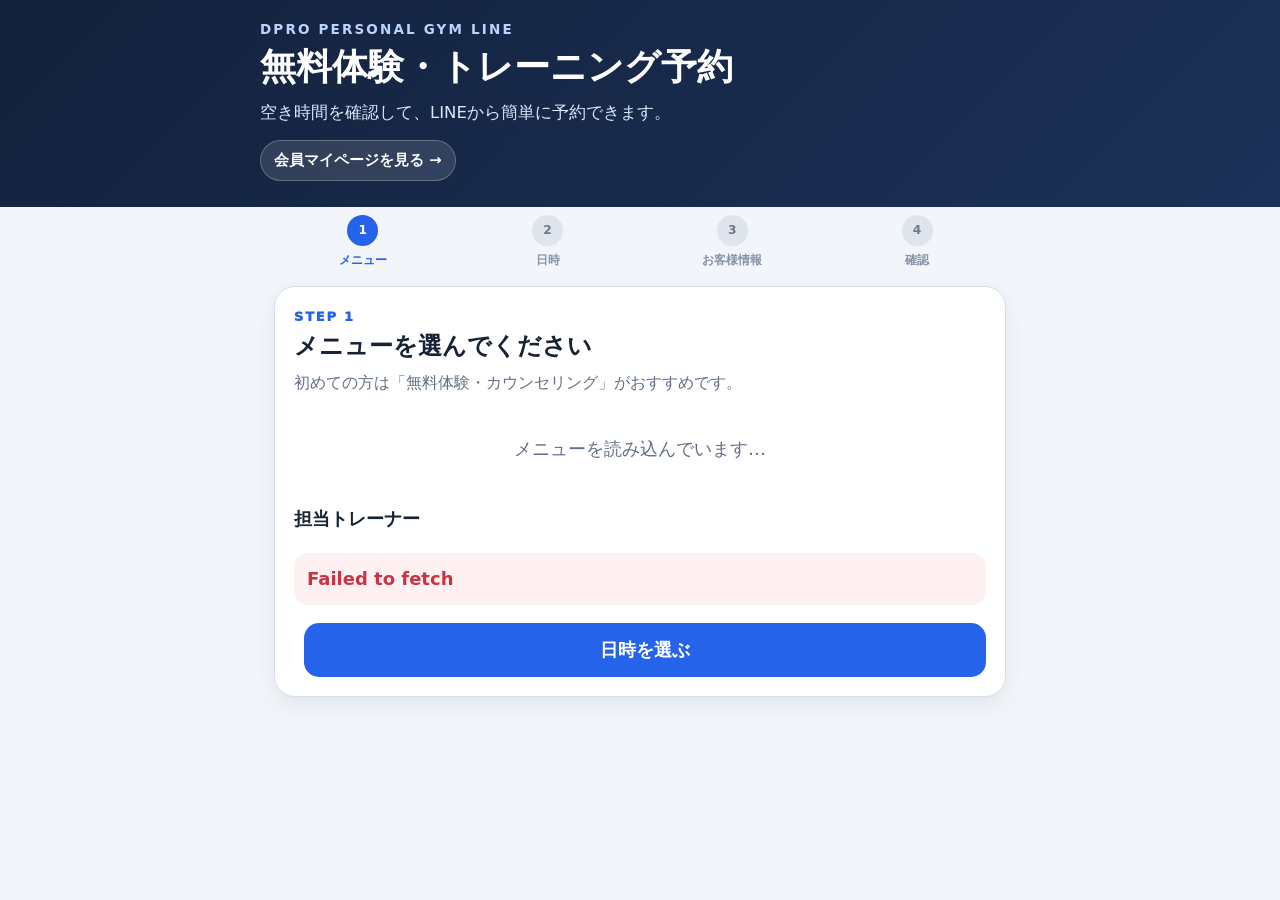
<file: index.html>
<!DOCTYPE html>
<html lang="ja">
<head>
  <meta charset="utf-8">
  <meta name="viewport" content="width=device-width, initial-scale=1">
  <title>DPRO パーソナルジム｜予約</title>
  <meta name="theme-color" content="#13213c">
  <style>
    :root {
      --navy: #13213c;
      --navy2: #1c3158;
      --blue: #2563eb;
      --blue2: #174bb8;
      --yellow: #f5c244;
      --green: #087a55;
      --red: #c93444;
      --text: #182235;
      --muted: #617086;
      --line: #d6dfeb;
      --bg: #f2f5f9;
      --card: #fff;
    }
    * { box-sizing: border-box; }
    html { font-size: 18px; }
    body { margin: 0; color: var(--text); background: var(--bg); font-family: system-ui,-apple-system,BlinkMacSystemFont,"Segoe UI",sans-serif; line-height: 1.65; }
    button,input,textarea,select { font: inherit; }
    button { cursor: pointer; }
    .top { background: linear-gradient(135deg,var(--navy),var(--navy2)); color: #fff; padding: 18px 16px 26px; }
    .top-inner,.main { max-width: 760px; margin: 0 auto; }
    .brand { margin: 0; color: #bdd3ff; font-weight: 900; font-size: .75rem; letter-spacing: .16em; }
    .top h1 { margin: 4px 0 0; font-size: clamp(1.45rem,6vw,2rem); line-height: 1.3; }
    .top-sub { margin: 8px 0 0; color: #dce7fb; font-size: .92rem; }
    .member-link { display: inline-flex; align-items: center; gap: 7px; margin-top: 14px; color: #fff; background: rgba(255,255,255,.12); border: 1px solid rgba(255,255,255,.25); border-radius: 999px; padding: 7px 13px; text-decoration: none; font-weight: 800; font-size: .82rem; }
    .main { padding: 16px 14px 48px; }
    .progress { display: grid; grid-template-columns: repeat(4,1fr); gap: 7px; margin: -8px 0 16px; }
    .progress-item { min-width: 0; text-align: center; color: #8792a5; font-size: .68rem; font-weight: 900; }
    .progress-item span { display: grid; place-items: center; width: 31px; height: 31px; margin: 0 auto 4px; border-radius: 50%; color: #6d788a; background: #dfe5ed; }
    .progress-item.active { color: var(--blue); }
    .progress-item.active span { color: #fff; background: var(--blue); }
    .progress-item.done { color: var(--green); }
    .progress-item.done span { color: #fff; background: var(--green); }
    .card { background: var(--card); border: 1px solid var(--line); border-radius: 21px; padding: 19px; box-shadow: 0 8px 25px rgba(20,38,70,.07); margin-bottom: 15px; }
    .step { display: none; }
    .step.active { display: block; animation: fade .2s ease; }
    @keyframes fade { from { opacity: .25; transform: translateY(4px); } to { opacity: 1; transform: none; } }
    .eyebrow { margin: 0; color: var(--blue); font-size: .72rem; font-weight: 950; letter-spacing: .14em; }
    h2 { margin: 3px 0 0; font-size: 1.35rem; line-height: 1.35; }
    .lead { margin: 7px 0 0; color: var(--muted); font-size: .9rem; }
    .option-list { display: grid; gap: 10px; margin-top: 17px; }
    .option-card { width: 100%; text-align: left; border: 2px solid var(--line); border-radius: 17px; background: #fff; padding: 14px 15px; color: var(--text); }
    .option-card.selected { border-color: var(--blue); background: #edf4ff; box-shadow: 0 0 0 3px rgba(37,99,235,.1); }
    .option-card strong { display: block; font-size: .98rem; }
    .option-card small { display: block; color: var(--muted); margin-top: 3px; font-size: .8rem; }
    .option-meta { display: flex; flex-wrap: wrap; gap: 7px; margin-top: 8px; }
    .tag { display: inline-flex; align-items: center; border-radius: 999px; padding: 3px 9px; background: #e9eef6; color: #45546b; font-weight: 850; font-size: .7rem; }
    .tag.yellow { background: #fff2c8; color: #7d5600; }
    .section-title { margin: 20px 0 8px; font-size: 1rem; }
    .trainer-grid { display: grid; grid-template-columns: 1fr 1fr; gap: 9px; }
    .trainer-btn { min-height: 70px; border: 2px solid var(--line); border-radius: 15px; background: #fff; padding: 10px; color: var(--text); font-weight: 850; }
    .trainer-btn.selected { border-color: var(--blue); background: #edf4ff; color: var(--blue2); }
    .date-strip { display: flex; gap: 8px; overflow-x: auto; padding: 4px 2px 10px; margin-top: 13px; scrollbar-width: thin; }
    .date-btn { flex: 0 0 77px; min-height: 73px; border: 2px solid var(--line); border-radius: 15px; background: #fff; color: var(--text); padding: 8px 5px; font-weight: 850; }
    .date-btn small { display: block; color: var(--muted); font-size: .68rem; }
    .date-btn.selected { border-color: var(--blue); color: var(--blue2); background: #edf4ff; }
    .date-btn.closed { color: #9ca5b3; background: #f2f3f5; }
    .slot-grid { display: grid; grid-template-columns: repeat(3,1fr); gap: 8px; margin-top: 12px; }
    .slot-btn { min-height: 50px; border: 2px solid var(--line); border-radius: 14px; background: #fff; color: var(--text); font-weight: 900; }
    .slot-btn.selected { border-color: var(--blue); color: #fff; background: var(--blue); }
    .slot-btn:disabled { cursor: not-allowed; border-color: #e2e5e9; background: #f0f2f5; color: #9aa3b0; }
    .loading { text-align: center; color: var(--muted); padding: 20px 5px; }
    .field { margin-top: 14px; }
    label { display: block; margin-bottom: 6px; font-weight: 900; font-size: .88rem; }
    .required { color: var(--red); font-size: .72rem; margin-left: 5px; }
    input,textarea { width: 100%; min-height: 52px; border: 2px solid var(--line); border-radius: 14px; padding: 11px 13px; color: var(--text); background: #fff; }
    textarea { min-height: 100px; resize: vertical; }
    input:focus,textarea:focus { outline: 3px solid rgba(37,99,235,.13); border-color: var(--blue); }
    .profile-found { display: none; margin-top: 15px; border: 1px solid #9bd7c1; border-radius: 16px; background: #ecfaf4; padding: 14px; }
    .profile-found.show { display: block; }
    .profile-found strong { color: var(--green); }
    .choice-grid { display: grid; grid-template-columns: 1fr 1fr; gap: 8px; margin-top: 8px; }
    .choice-btn { min-height: 50px; border: 2px solid var(--line); border-radius: 14px; background: #fff; color: var(--text); padding: 8px; font-weight: 850; }
    .choice-btn.selected { border-color: var(--blue); color: var(--blue2); background: #edf4ff; }
    .summary { display: grid; gap: 10px; margin-top: 16px; }
    .summary-row { border-bottom: 1px solid var(--line); padding-bottom: 10px; }
    .summary-row:last-child { border: 0; padding-bottom: 0; }
    .summary-row span { display: block; color: var(--muted); font-size: .75rem; font-weight: 800; }
    .summary-row strong { display: block; margin-top: 2px; }
    .notice { border-radius: 14px; padding: 11px 13px; margin-top: 14px; background: #fff5d9; color: #765200; font-size: .83rem; }

    .repeat-notice { display:none; border:2px solid #a8c5f6; border-radius:17px; padding:13px 14px; margin-bottom:15px; color:#174dac; background:#edf4ff; }
    .repeat-notice.show { display:block; }
    .repeat-notice strong { display:block; }
    .repeat-notice span { display:block; margin-top:3px; color:#516581; font-size:.82rem; }
    .error { display: none; margin-top: 12px; border-radius: 14px; padding: 11px 13px; background: #fff0f1; color: var(--red); font-weight: 800; }
    .error.show { display: block; }
    .actions { display: grid; grid-template-columns: auto minmax(0,1fr); gap: 10px; margin-top: 18px; }
    .btn { min-height: 54px; border: 0; border-radius: 15px; padding: 10px 18px; font-weight: 950; }
    .btn-main { color: #fff; background: var(--blue); }
    .btn-back { color: var(--navy); background: #e8edf4; }
    .btn:disabled { cursor: wait; opacity: .6; }
    .complete { text-align: center; padding: 9px 0 4px; }
    .complete-icon { display: grid; place-items: center; width: 68px; height: 68px; margin: 0 auto 12px; border-radius: 50%; color: #fff; background: var(--green); font-size: 2rem; font-weight: 950; }
    .complete h2 { font-size: 1.5rem; }
    .complete-actions { display: grid; gap: 9px; margin-top: 18px; }
    .complete-actions a { display: grid; place-items: center; min-height: 54px; border-radius: 15px; text-decoration: none; font-weight: 950; }
    .complete-actions .primary { color: #fff; background: var(--blue); }
    .complete-actions .secondary { color: var(--navy); background: #e8edf4; }
    .hidden { display: none !important; }
    @media (max-width: 520px) {
      html { font-size: 17px; }
      .trainer-grid,.choice-grid { grid-template-columns: 1fr; }
      .slot-grid { grid-template-columns: repeat(3,1fr); }
      .card { padding: 17px; }
    }
  </style>
</head>
<body data-dpro-next-step="GYM-NEXT-7">
  <header class="top">
    <div class="top-inner">
      <p class="brand">DPRO PERSONAL GYM LINE</p>
      <h1 id="pageTitle">無料体験・トレーニング予約</h1>
      <p class="top-sub">空き時間を確認して、LINEから簡単に予約できます。</p>
      <a class="member-link" id="memberLink" href="member.html">会員マイページを見る →</a>
    </div>
  </header>

  <main class="main">
    <nav class="progress" aria-label="予約手順">
      <div class="progress-item active" data-progress="1"><span>1</span>メニュー</div>
      <div class="progress-item" data-progress="2"><span>2</span>日時</div>
      <div class="progress-item" data-progress="3"><span>3</span>お客様情報</div>
      <div class="progress-item" data-progress="4"><span>4</span>確認</div>
    </nav>

    <div class="repeat-notice" id="repeatNotice">
      <strong>前回と同じ内容を選択しました</strong>
      <span id="repeatNoticeText">メニューと担当者を引き継ぎ、日時だけ選び直せます。</span>
    </div>

    <section class="card step active" data-step="1">
      <p class="eyebrow">STEP 1</p>
      <h2>メニューを選んでください</h2>
      <p class="lead">初めての方は「無料体験・カウンセリング」がおすすめです。</p>
      <div class="option-list" id="serviceList"><div class="loading">メニューを読み込んでいます…</div></div>
      <h3 class="section-title">担当トレーナー</h3>
      <div class="trainer-grid" id="trainerList"></div>
      <div class="error" id="step1Error"></div>
      <div class="actions"><span></span><button class="btn btn-main" type="button" onclick="nextStep(2)">日時を選ぶ</button></div>
    </section>

    <section class="card step" data-step="2">
      <p class="eyebrow">STEP 2</p>
      <h2>希望日時を選んでください</h2>
      <p class="lead">予約開始時刻は30分単位です。満席の時間は選択できません。</p>
      <div class="date-strip" id="dateStrip"></div>
      <div id="slotArea"><div class="loading">日付を選択してください。</div></div>
      <div class="error" id="step2Error"></div>
      <div class="actions"><button class="btn btn-back" type="button" onclick="nextStep(1)">戻る</button><button class="btn btn-main" type="button" onclick="nextStep(3)">お客様情報へ</button></div>
    </section>

    <section class="card step" data-step="3">
      <p class="eyebrow">STEP 3</p>
      <h2>お客様情報を確認してください</h2>
      <p class="lead" id="customerLead">初回のみ、お名前と電話番号を登録します。</p>
      <div class="profile-found" id="profileFound"></div>
      <div id="firstTimeFields">
        <div class="field"><label for="fullName">お名前<span class="required">必須</span></label><input id="fullName" type="text" autocomplete="name" maxlength="100" placeholder="例：田中 美咲"></div>
        <div class="field"><label for="phone">電話番号<span class="required">必須</span></label><input id="phone" type="tel" inputmode="tel" autocomplete="tel" maxlength="30" placeholder="例：090-1234-5678"></div>
      </div>
      <div class="field">
        <label>今回の目的</label>
        <div class="choice-grid" id="purposeChoices">
          <button class="choice-btn" type="button" data-value="ダイエット・引き締め">ダイエット・引き締め</button>
          <button class="choice-btn" type="button" data-value="筋力アップ・ボディメイク">筋力アップ・ボディメイク</button>
          <button class="choice-btn" type="button" data-value="運動不足・健康維持">運動不足・健康維持</button>
          <button class="choice-btn" type="button" data-value="姿勢改善・不調予防">姿勢改善・不調予防</button>
        </div>
      </div>
      <div class="field"><label for="goal">目標・希望</label><textarea id="goal" maxlength="500" placeholder="例：3か月で無理なく引き締めたい"></textarea></div>
      <div class="field"><label for="concern">不安なこと・事前に伝えたいこと</label><textarea id="concern" maxlength="1000" placeholder="例：運動経験が少ない、腰に不安がある"></textarea></div>
      <div class="error" id="step3Error"></div>
      <div class="actions"><button class="btn btn-back" type="button" onclick="nextStep(2)">戻る</button><button class="btn btn-main" type="button" onclick="nextStep(4)">内容を確認</button></div>
    </section>

    <section class="card step" data-step="4">
      <p class="eyebrow">STEP 4</p>
      <h2>予約内容を確認してください</h2>
      <div class="summary" id="confirmSummary"></div>
      <p class="notice">送信後は「承認待ち」になります。店舗が確認後、予約確定のご案内があります。</p>
      <div class="error" id="step4Error"></div>
      <div class="actions"><button class="btn btn-back" type="button" onclick="nextStep(3)">戻る</button><button class="btn btn-main" id="submitButton" type="button" onclick="submitReservation()">予約希望を送信</button></div>
    </section>

    <section class="card step" data-step="5">
      <div class="complete">
        <div class="complete-icon">✓</div>
        <h2>予約希望を受け付けました</h2>
        <p class="lead">まだ確定ではありません。店舗からの予約確定案内をお待ちください。</p>
        <div class="summary" id="completeSummary"></div>
        <div class="complete-actions">
          <a class="primary" id="completeMemberLink" href="member.html">マイページで確認</a>
          <a class="secondary" href="javascript:location.reload()">別の予約をする</a>
        </div>
      </div>
    </section>
  </main>

  <script src="https://static.line-scdn.net/liff/edge/2/sdk.js"></script>
  <script src="config.js"></script>
  <script>
    const CONFIG = window.DPRO_GYM_CONFIG;
    const API = String(CONFIG.workerBaseUrl || '').replace(/\/$/, '');
    const FACILITY = CONFIG.facilityCode;
    const LIFF_ID = '2010341851-Qez3SffP';
    const params = new URLSearchParams(location.search);
    const state = {
      step: 1,
      facility: null,
      settings: null,
      services: [],
      trainers: [],
      serviceCode: '',
      trainerCode: '',
      date: '',
      slot: null,
      lineUserId: params.get('line_user_id') || '',
      liffAccessToken: '',
      demo: params.get('demo') === '1',
      customer: null,
      memberToken: params.get('member_token') || localStorage.getItem('dpro_gym_member_token') || '',
      purpose: '',
      repeat: params.get('repeat') === '1',
      prefillServiceCode: params.get('service_code') || '',
      prefillTrainerCode: params.get('trainer_code') || ''
    };

    document.addEventListener('DOMContentLoaded', init);

    async function init() {
      bindChoices();
      updateMemberLinks();
      await initLineIdentity();
      try {
        const facility = await api(`/api/public/facility?facility_code=${encodeURIComponent(FACILITY)}`);
        state.facility = facility.facility;
        state.settings = facility.settings;
        state.services = facility.services || [];
        state.trainers = facility.trainers || [];
        document.getElementById('pageTitle').textContent = `${state.facility.facility_name}｜予約`;
        await tryLoadMember();
        applyRepeatPrefill();
        renderServices();
        renderTrainers();
        buildDates();
        renderRepeatNotice();
      } catch (error) {
        showError('step1Error', error.message);
      }
    }

    async function initLineIdentity() {
      try {
        if (typeof liff === 'undefined') return;
        await liff.init({ liffId: LIFF_ID });
        if (liff.isLoggedIn()) {
          const profile = await liff.getProfile();
          state.lineUserId = profile.userId || state.lineUserId;
          state.liffAccessToken = liff.getAccessToken() || '';
          if (!document.getElementById('fullName').value) document.getElementById('fullName').value = profile.displayName || '';
        }
      } catch (error) {
        console.warn('LIFF initialization skipped', error);
      }
      if (state.demo && !state.lineUserId) state.lineUserId = 'demo_gym_line_001';
      updateMemberLinks();
    }


    function applyRepeatPrefill() {
      if (!state.repeat) return;
      if (state.prefillServiceCode &&
          state.services.some(item => item.service_code === state.prefillServiceCode)) {
        state.serviceCode = state.prefillServiceCode;
      }
      if (state.prefillTrainerCode &&
          state.trainers.some(item => item.trainer_code === state.prefillTrainerCode)) {
        state.trainerCode = state.prefillTrainerCode;
      }
    }

    function renderRepeatNotice() {
      const notice = document.getElementById('repeatNotice');
      const validRepeat = state.repeat &&
        state.prefillServiceCode &&
        state.serviceCode === state.prefillServiceCode;
      notice.classList.toggle('show', Boolean(validRepeat));
      if (!validRepeat) return;
      const service = state.services.find(item => item.service_code === state.serviceCode);
      const trainer = state.trainers.find(item => item.trainer_code === state.trainerCode);
      document.getElementById('repeatNoticeText').textContent =
        `${service?.service_name || state.serviceCode} / ${trainer?.trainer_name || 'おまかせ'}を引き継ぎました。日時だけ選び直してください。`;
    }

    async function tryLoadMember() {
      if (!state.memberToken && !state.lineUserId) return;
      const query = new URLSearchParams({ facility_code: FACILITY });
      if (state.memberToken) query.set('member_token', state.memberToken);
      if (state.lineUserId) query.set('line_user_id', state.lineUserId);
      if (state.demo) query.set('demo', '1');
      try {
        const data = await api(`/api/member/home?${query.toString()}`);
        state.customer = data.customer;
        document.getElementById('fullName').value = data.customer.full_name || '';
        document.getElementById('phone').value = data.customer.phone || '';
        document.getElementById('goal').value = data.customer.goal || '';
        document.getElementById('concern').value = data.customer.concern || '';
        const phoneRegistered = isValidPhone(data.customer.phone || '');
        document.getElementById('firstTimeFields').classList.toggle('hidden', phoneRegistered);
        document.getElementById('customerLead').textContent = phoneRegistered
          ? '登録済みの会員情報を取得しました。氏名・電話番号の再入力は不要です。'
          : '会員情報を取得しました。電話番号だけ初回登録してください。';
        const box = document.getElementById('profileFound');
        box.classList.add('show');
        box.innerHTML = `<strong>会員情報取得済み</strong><br>${escapeHtml(data.customer.full_name)} 様　${escapeHtml(data.customer.customer_no || '')}<br>残り回数：${Number(data.customer.ticket_remaining || 0)}回`;
        renderServices();
      } catch (error) {
        if (!/見つかりません|LINEから開き直してください/.test(error.message)) console.warn(error);
      }
    }

    function renderServices() {
      const list = document.getElementById('serviceList');
      const available = state.customer?.status === 'member'
        ? state.services
        : state.services.filter(item => item.service_type === 'trial' || item.service_type === 'counseling');
      if (!available.length) {
        list.innerHTML = '<div class="loading">現在予約できるメニューはありません。</div>';
        return;
      }
      if (!available.some(item => item.service_code === state.serviceCode)) {
        state.serviceCode = (available.find(item => item.service_type === 'trial') || available[0]).service_code;
      }
      list.innerHTML = available.map(item => `
        <button class="option-card ${item.service_code === state.serviceCode ? 'selected' : ''}" type="button" onclick="selectService('${escapeAttr(item.service_code)}')">
          <strong>${escapeHtml(item.service_name)}</strong>
          <small>${escapeHtml(item.description || '')}</small>
          <span class="option-meta"><span class="tag">${Number(item.duration_minutes)}分</span>${item.price_label ? `<span class="tag yellow">${escapeHtml(item.price_label)}</span>` : ''}</span>
        </button>`).join('');
    }

    function renderTrainers() {
      const list = document.getElementById('trainerList');
      list.innerHTML = `
        <button class="trainer-btn ${!state.trainerCode ? 'selected' : ''}" type="button" onclick="selectTrainer('')">おまかせ</button>
        ${state.trainers.map(item => `<button class="trainer-btn ${item.trainer_code === state.trainerCode ? 'selected' : ''}" type="button" onclick="selectTrainer('${escapeAttr(item.trainer_code)}')">${escapeHtml(item.trainer_name)}<br><small>${escapeHtml((item.specialties || []).join('・'))}</small></button>`).join('')}`;
    }

    function selectService(code) {
      state.serviceCode = code;
      state.slot = null;
      renderServices();
      renderRepeatNotice();
      if (state.date) loadSlots();
    }

    function selectTrainer(code) {
      state.trainerCode = code;
      state.slot = null;
      renderTrainers();
      renderRepeatNotice();
      if (state.date) loadSlots();
    }

    function buildDates() {
      const strip = document.getElementById('dateStrip');
      const max = Math.min(21, Number(state.settings?.max_booking_days || 60) + 1);
      const dates = [];
      for (let i = 0; i < max; i += 1) {
        const date = addDaysYmd(todayYmd(), i);
        const day = new Date(`${date}T00:00:00+09:00`).getDay();
        const closed = (state.settings?.weekly_closed_days || []).map(Number).includes(day) || (state.settings?.special_closed_dates || []).includes(date);
        dates.push({ date, day, closed });
      }
      const firstOpen = dates.find(item => !item.closed);
      if (!state.date && firstOpen) state.date = firstOpen.date;
      strip.innerHTML = dates.map(item => {
        const d = new Date(`${item.date}T00:00:00+09:00`);
        return `<button class="date-btn ${item.date === state.date ? 'selected' : ''} ${item.closed ? 'closed' : ''}" type="button" ${item.closed ? 'disabled' : ''} onclick="selectDate('${item.date}')"><small>${formatMonthDay(d)}</small>${weekdayJa(item.day)}${item.closed ? '<small>休み</small>' : ''}</button>`;
      }).join('');
      if (state.date) loadSlots();
    }

    function selectDate(date) {
      state.date = date;
      state.slot = null;
      buildDates();
    }

    async function loadSlots() {
      if (!state.date || !state.serviceCode) return;
      const area = document.getElementById('slotArea');
      area.innerHTML = '<div class="loading">空き時間を確認しています…</div>';
      const query = new URLSearchParams({ facility_code: FACILITY, date: state.date, service_code: state.serviceCode });
      if (state.trainerCode) query.set('trainer_code', state.trainerCode);
      try {
        const data = await api(`/api/public/availability?${query.toString()}`);
        if (data.closed) {
          area.innerHTML = '<div class="notice">この日は予約を受け付けていません。別の日を選択してください。</div>';
          return;
        }
        if (!(data.slots || []).length) {
          area.innerHTML = '<div class="notice">予約できる時間がありません。別の日を選択してください。</div>';
          return;
        }
        area.innerHTML = `<div class="slot-grid">${data.slots.map(slot => `<button class="slot-btn ${state.slot?.start_at === slot.start_at ? 'selected' : ''}" type="button" ${slot.available ? '' : 'disabled'} onclick='selectSlot(${JSON.stringify(JSON.stringify(slot))})'>${escapeHtml(slot.time)}${slot.available ? '' : '<br><small>満席</small>'}</button>`).join('')}</div>`;
      } catch (error) {
        area.innerHTML = `<div class="error show">${escapeHtml(error.message)}</div>`;
      }
    }

    function selectSlot(serialized) {
      state.slot = JSON.parse(serialized);
      loadSlots();
    }

    function bindChoices() {
      document.querySelectorAll('#purposeChoices .choice-btn').forEach(button => {
        button.addEventListener('click', () => {
          state.purpose = button.dataset.value;
          document.querySelectorAll('#purposeChoices .choice-btn').forEach(item => item.classList.toggle('selected', item === button));
        });
      });
    }

    function nextStep(step) {
      clearErrors();
      if (step > state.step && !validateStep(state.step)) return;
      state.step = step;
      document.querySelectorAll('.step').forEach(item => item.classList.toggle('active', Number(item.dataset.step) === step));
      document.querySelectorAll('.progress-item').forEach(item => {
        const number = Number(item.dataset.progress);
        item.classList.toggle('active', number === step);
        item.classList.toggle('done', number < step);
      });
      if (step === 4) renderConfirmation();
      window.scrollTo({ top: 0, behavior: 'smooth' });
    }

    function validateStep(step) {
      if (step === 1 && !state.serviceCode) return fail('step1Error', 'メニューを選択してください。');
      if (step === 2 && !state.slot) return fail('step2Error', '予約時間を選択してください。');
      if (step === 3) {
        const name = document.getElementById('fullName').value.trim();
        const phone = document.getElementById('phone').value.trim();
        if (!name) return fail('step3Error', 'お名前を入力してください。');
        if (!isValidPhone(phone)) return fail('step3Error', '電話番号を正しく入力してください。');
      }
      return true;
    }

    function renderConfirmation() {
      const service = state.services.find(item => item.service_code === state.serviceCode);
      const trainer = state.trainers.find(item => item.trainer_code === state.trainerCode);
      const name = state.customer?.full_name || document.getElementById('fullName').value.trim();
      const phone = state.customer?.phone || document.getElementById('phone').value.trim();
      document.getElementById('confirmSummary').innerHTML = [
        ['メニュー', service?.service_name || state.serviceCode],
        ['日時', formatDateTime(state.slot?.start_at)],
        ['担当', trainer?.trainer_name || 'おまかせ'],
        ['お名前', `${name} 様`],
        ['電話番号', phone],
        ['目的', state.purpose || '未選択'],
        ['目標・希望', document.getElementById('goal').value.trim() || '特になし'],
        ['不安・事前連絡', document.getElementById('concern').value.trim() || '特になし']
      ].map(([label,value]) => `<div class="summary-row"><span>${escapeHtml(label)}</span><strong>${escapeHtml(value)}</strong></div>`).join('');
    }

    async function submitReservation() {
      const button = document.getElementById('submitButton');
      button.disabled = true;
      button.textContent = '送信中…';
      clearErrors();
      const fullName = state.customer?.full_name || document.getElementById('fullName').value.trim();
      const phone = state.customer?.phone || document.getElementById('phone').value.trim();
      const goal = document.getElementById('goal').value.trim();
      const concern = document.getElementById('concern').value.trim();
      try {
        const data = await api('/api/public/reservations', {
          method: 'POST',
          body: {
            facility_code: FACILITY,
            line_user_id: state.lineUserId || null,
            demo: state.demo,
            full_name: fullName,
            phone,
            service_code: state.serviceCode,
            trainer_code: state.trainerCode || null,
            start_at: state.slot.start_at,
            goal,
            concern,
            customer_message: [state.purpose ? `目的：${state.purpose}` : '', concern ? `事前連絡：${concern}` : ''].filter(Boolean).join('\n')
          }
        });
        if (data.member_token) {
          state.memberToken = data.member_token;
          localStorage.setItem('dpro_gym_member_token', data.member_token);
        }
        state.customer = data.customer;
        updateMemberLinks();
        document.getElementById('completeSummary').innerHTML = `<div class="summary-row"><span>受付番号</span><strong>${escapeHtml(data.reservation.reservation_no)}</strong></div><div class="summary-row"><span>予約希望日時</span><strong>${escapeHtml(formatDateTime(data.reservation.start_at))}</strong></div>`;
        nextStep(5);
      } catch (error) {
        fail('step4Error', error.message);
      } finally {
        button.disabled = false;
        button.textContent = '予約希望を送信';
      }
    }

    async function api(path, options = {}) {
      const headers = { 'Content-Type': 'application/json' };
      if (state.liffAccessToken) headers['X-LIFF-Access-Token'] = state.liffAccessToken;
      const response = await fetch(`${API}${path}`, {
        method: options.method || 'GET',
        headers,
        body: options.body ? JSON.stringify(options.body) : undefined,
        cache: 'no-store'
      });
      const text = await response.text();
      let data;
      try { data = text ? JSON.parse(text) : {}; } catch (_) { data = { message: text }; }
      if (!response.ok || data.ok === false) throw new Error(data.message || `HTTP ${response.status}`);
      return data;
    }

    function updateMemberLinks() {
      const query = new URLSearchParams();
      if (state.demo) query.set('demo','1');
      if (state.lineUserId) query.set('line_user_id',state.lineUserId);
      if (state.memberToken) query.set('member_token',state.memberToken);
      const url = `member.html${query.toString() ? `?${query}` : ''}`;
      document.getElementById('memberLink').href = url;
      document.getElementById('completeMemberLink').href = url;
    }

    function clearErrors() { document.querySelectorAll('.error').forEach(item => { item.textContent = ''; item.classList.remove('show'); }); }
    function showError(id,message) { const item = document.getElementById(id); item.textContent = message; item.classList.add('show'); }
    function fail(id,message) { showError(id,message); return false; }
    function isValidPhone(value) { const digits = String(value || '').normalize('NFKC').replace(/\D/g,'').replace(/^81(?=\d{9,10}$)/,'0'); return /^0\d{9,10}$/.test(digits); }
    function todayYmd() { return new Intl.DateTimeFormat('en-CA',{timeZone:'Asia/Tokyo',year:'numeric',month:'2-digit',day:'2-digit'}).format(new Date()); }
    function addDaysYmd(ymd,days) { const date = new Date(`${ymd}T12:00:00+09:00`); date.setUTCDate(date.getUTCDate()+days); return new Intl.DateTimeFormat('en-CA',{timeZone:'Asia/Tokyo',year:'numeric',month:'2-digit',day:'2-digit'}).format(date); }
    function formatMonthDay(date) { return new Intl.DateTimeFormat('ja-JP',{timeZone:'Asia/Tokyo',month:'numeric',day:'numeric'}).format(date); }
    function weekdayJa(day) { return ['日','月','火','水','木','金','土'][day]; }
    function formatDateTime(value) { if (!value) return '-'; return new Intl.DateTimeFormat('ja-JP',{timeZone:'Asia/Tokyo',year:'numeric',month:'numeric',day:'numeric',weekday:'short',hour:'2-digit',minute:'2-digit'}).format(new Date(value)); }
    function escapeHtml(value) { return String(value ?? '').replace(/[&<>"']/g,char => ({'&':'&amp;','<':'&lt;','>':'&gt;','"':'&quot;',"'":'&#39;'})[char]); }
    function escapeAttr(value) { return escapeHtml(value); }
  </script>
</body>
</html>
</file>
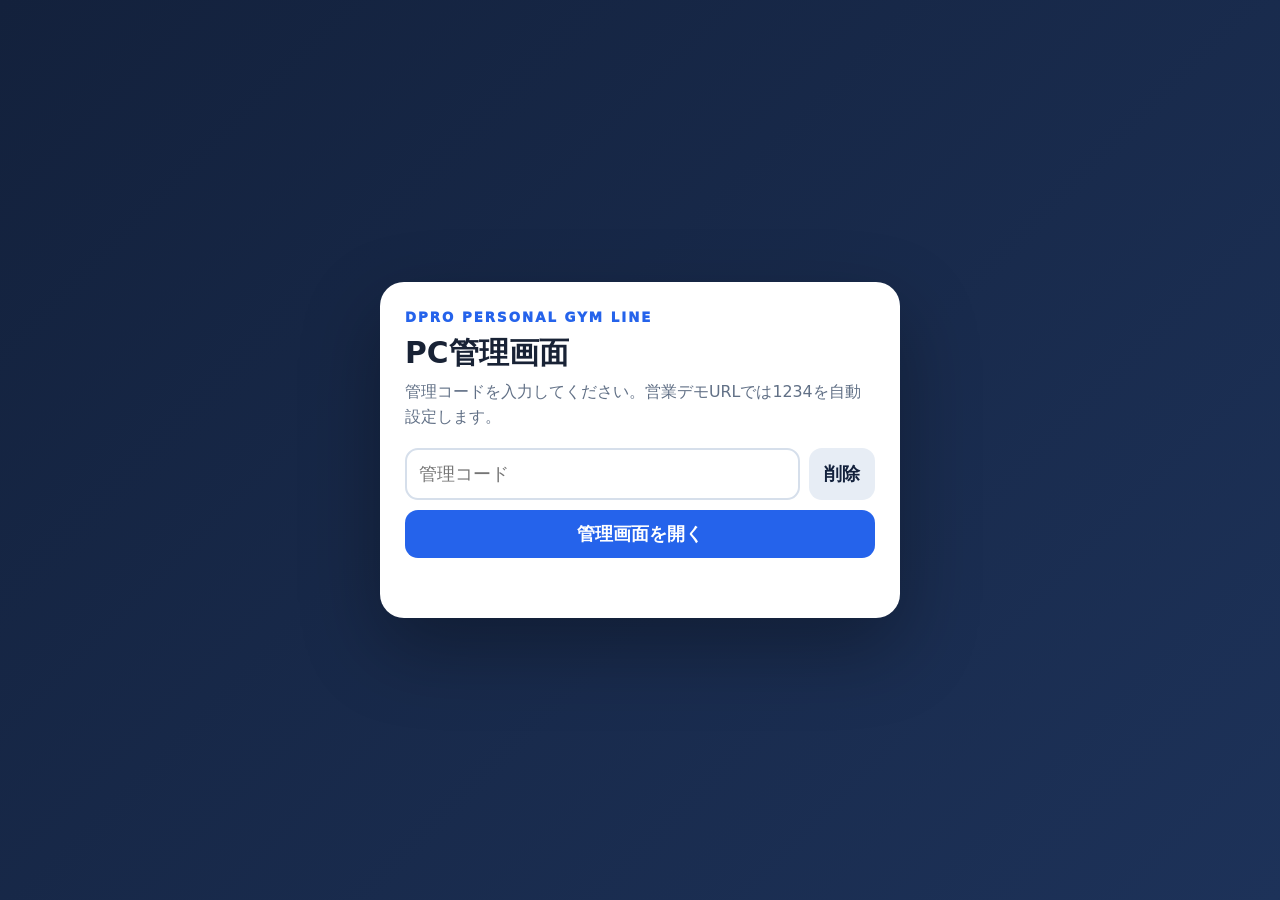
<file: dashboard.html>
<!DOCTYPE html>
<html lang="ja">
<head>
  <meta charset="utf-8">
  <meta name="viewport" content="width=device-width, initial-scale=1">
  <title>DPRO パーソナルジム｜PC管理</title>
  <meta name="robots" content="noindex,nofollow">
  <style>
    :root { --navy:#13213c; --navy2:#1d3259; --blue:#2563eb; --blue2:#184db6; --green:#087a55; --red:#c93444; --amber:#a56500; --purple:#7247b8; --text:#182235; --muted:#617086; --line:#d6dfeb; --bg:#eef2f7; --card:#fff; }
    * { box-sizing:border-box; }
    html { font-size:18px; }
    body { margin:0; color:var(--text); background:var(--bg); font-family:system-ui,-apple-system,BlinkMacSystemFont,"Segoe UI",sans-serif; line-height:1.6; }
    button,input,textarea,select { font:inherit; }
    button { cursor:pointer; }
    .hidden { display:none !important; }
    .gate { position:fixed; inset:0; z-index:100; display:grid; place-items:center; padding:18px; background:linear-gradient(135deg,var(--navy),var(--navy2)); }
    .gate-card { width:min(520px,100%); border-radius:24px; padding:25px; background:#fff; box-shadow:0 30px 80px rgba(0,0,0,.3); }
    .brand { margin:0; color:var(--blue); font-size:.74rem; font-weight:950; letter-spacing:.15em; }
    h1,h2,h3 { line-height:1.35; }
    .gate h1 { margin:5px 0 0; font-size:1.65rem; }
    .sub { margin:6px 0 0; color:var(--muted); font-size:.88rem; }
    .auth-row { display:grid; grid-template-columns:minmax(0,1fr) auto; gap:9px; margin-top:18px; }
    input,textarea,select { width:100%; min-height:50px; border:2px solid var(--line); border-radius:13px; padding:10px 12px; color:var(--text); background:#fff; }
    textarea { min-height:100px; resize:vertical; }
    input:focus,textarea:focus,select:focus { outline:3px solid rgba(37,99,235,.13); border-color:var(--blue); }
    .btn { min-height:48px; border:0; border-radius:13px; padding:9px 15px; font-weight:950; }
    .btn-full { width:100%; margin-top:10px; }
    .btn-blue { color:#fff; background:var(--blue); }.btn-dark { color:#fff; background:var(--navy); }.btn-soft { color:var(--navy); background:#e7edf5; }.btn-green { color:#fff; background:var(--green); }.btn-red { color:#fff; background:var(--red); }.btn-amber { color:#fff; background:var(--amber); }.btn-purple { color:#fff; background:var(--purple); }
    .btn:disabled { cursor:wait; opacity:.55; }
    .gate-message { min-height:25px; color:var(--red); margin:10px 0 0; font-weight:800; }
    .app { min-height:100vh; }
    .header { position:sticky; top:0; z-index:30; color:#fff; background:linear-gradient(135deg,var(--navy),var(--navy2)); box-shadow:0 5px 18px rgba(20,36,65,.2); }
    .header-inner { max-width:1500px; margin:0 auto; padding:13px 18px; display:flex; align-items:center; justify-content:space-between; gap:16px; }
    .header h1 { margin:2px 0 0; font-size:1.28rem; }
    .header .brand { color:#bed4ff; }
    .header-actions { display:flex; flex-wrap:wrap; justify-content:flex-end; gap:8px; }
    .header-actions .btn { min-height:42px; padding:7px 12px; }
    .layout { max-width:1500px; margin:0 auto; display:grid; grid-template-columns:230px minmax(0,1fr); gap:17px; padding:17px; }
    .side { position:sticky; top:86px; align-self:start; border:1px solid var(--line); border-radius:19px; padding:10px; background:#fff; box-shadow:0 7px 22px rgba(20,38,70,.06); }
    .nav-btn { width:100%; min-height:49px; border:0; border-radius:13px; padding:9px 12px; text-align:left; color:#4c5a70; background:transparent; font-weight:900; margin-bottom:5px; }
    .nav-btn.active { color:#fff; background:var(--blue); }
    .nav-count { float:right; min-width:25px; padding:1px 7px; border-radius:999px; text-align:center; background:#e8edf5; color:#556378; font-size:.72rem; }
    .nav-btn.active .nav-count { background:rgba(255,255,255,.22); color:#fff; }
    .content { min-width:0; }
    .view { display:none; }.view.active { display:block; }
    .page-head { display:flex; align-items:flex-start; justify-content:space-between; gap:14px; margin-bottom:14px; }
    .page-head h2 { margin:0; font-size:1.55rem; }
    .page-actions { display:flex; flex-wrap:wrap; gap:8px; justify-content:flex-end; }
    .card { border:1px solid var(--line); border-radius:19px; padding:17px; background:#fff; box-shadow:0 7px 22px rgba(20,38,70,.05); margin-bottom:14px; }
    .ticket-panel { margin-top:14px; }
    .card h3 { margin:0; font-size:1.12rem; }
    .stats { display:grid; grid-template-columns:repeat(5,1fr); gap:10px; margin-bottom:14px; }
    .stat { border:1px solid var(--line); border-radius:17px; padding:14px; background:#fff; }
    .stat span { display:block; color:var(--muted); font-size:.74rem; font-weight:850; }
    .stat strong { display:block; margin-top:3px; font-size:1.8rem; line-height:1.25; }
    .stat.blue { border-color:#a9c5fb; background:#f2f7ff; }.stat.red { border-color:#f0b3ba; background:#fff4f5; }.stat.green { border-color:#9fd6c2; background:#f0faf6; }
    .grid-2 { display:grid; grid-template-columns:1fr 1fr; gap:14px; }
    .quick-actions { display:grid; grid-template-columns:repeat(3,minmax(0,1fr)); gap:10px; margin-bottom:14px; }
    .quick-action { min-width:0; min-height:78px; border:1px solid var(--line); border-radius:17px; padding:13px 15px; text-align:left; color:var(--navy); background:#fff; box-shadow:0 6px 18px rgba(20,38,70,.04); }
    .quick-action.primary { border-color:#98b9f8; color:#fff; background:linear-gradient(135deg,var(--blue),var(--blue2)); }
    .quick-action span { display:block; font-size:1rem; font-weight:950; }
    .quick-action small { display:block; margin-top:3px; color:var(--muted); font-size:.76rem; font-weight:750; }
    .quick-action.primary small { color:#e5edff; }
    .priority-card { border:2px solid #f0b4bb; background:#fff7f8; }
    .section-head { display:flex; align-items:flex-start; justify-content:space-between; gap:12px; }
    .section-count { display:inline-grid; place-items:center; min-width:34px; height:34px; border-radius:999px; padding:0 10px; color:#fff; background:var(--red); font-size:.8rem; font-weight:950; }
    .section-count.amber { background:var(--amber); }
    .section-count.green { background:var(--green); }
    .today-board { display:grid; grid-template-columns:minmax(0,1.35fr) minmax(320px,.65fr); gap:14px; align-items:start; }
    .support-column { display:grid; gap:14px; }
    .support-column .card { margin-bottom:0; }
    .settings-shell { display:grid; grid-template-columns:210px minmax(0,1fr); gap:16px; align-items:start; }
    .settings-menu { position:sticky; top:93px; display:grid; gap:7px; }
    .settings-menu-btn { width:100%; min-height:48px; border:0; border-radius:13px; padding:9px 12px; text-align:left; color:#4c5a70; background:#eef2f7; font-weight:900; }
    .settings-menu-btn.active { color:#fff; background:var(--blue); }
    .settings-content { min-width:0; }
    .settings-panel { display:none; }
    .settings-panel.active { display:block; }
    .settings-panel h3 { margin-bottom:4px; }
    .settings-save { display:flex; align-items:center; justify-content:space-between; flex-wrap:wrap; gap:10px; margin-top:18px; padding-top:16px; border-top:1px solid var(--line); }
    .settings-save .sub { margin:0; }
    .list { display:grid; gap:9px; margin-top:13px; }
    .item { border:1px solid var(--line); border-radius:15px; padding:13px; background:#fafbfd; }
    .item-top { display:flex; align-items:flex-start; justify-content:space-between; gap:10px; }
    .item-name { font-weight:950; font-size:1rem; }.item-meta { color:var(--muted); font-size:.8rem; margin-top:2px; }
    .badge { display:inline-flex; align-items:center; white-space:nowrap; border-radius:999px; padding:4px 9px; font-size:.68rem; font-weight:950; background:#e7edf5; color:#536176; }
    .badge.green { color:#066443; background:#e1f7ee; }.badge.red { color:#a32331; background:#ffeaed; }.badge.amber { color:#805300; background:#fff0c5; }.badge.blue { color:#174dac; background:#e5efff; }.badge.purple { color:#60389d; background:#efe7fb; }
    .item-actions { display:flex; flex-wrap:wrap; gap:7px; margin-top:10px; }
    .item-actions .btn { min-height:40px; padding:6px 11px; font-size:.79rem; }
    .filters { display:grid; grid-template-columns:repeat(4,minmax(120px,1fr)) auto; gap:9px; align-items:end; }
    label { display:block; margin-bottom:5px; color:#46546a; font-size:.78rem; font-weight:900; }
    .search-row { display:grid; grid-template-columns:minmax(0,1fr) auto; gap:9px; }
    .empty { border:1px dashed #c6cfdb; border-radius:15px; padding:25px 12px; text-align:center; color:var(--muted); background:#fafbfd; }
    .loading { padding:22px 10px; text-align:center; color:var(--muted); }
    .settings-grid { display:grid; grid-template-columns:1fr 1fr; gap:13px; }
    .checkbox-row { display:flex; flex-wrap:wrap; gap:8px; }
    .check-label { display:flex; align-items:center; gap:6px; min-height:43px; border:1px solid var(--line); border-radius:12px; padding:7px 10px; background:#fafbfd; }
    .check-label input { width:20px; min-height:20px; margin:0; accent-color:var(--blue); }
    .modal { position:fixed; inset:0; z-index:70; display:grid; place-items:center; padding:16px; background:rgba(6,16,34,.58); }
    .modal-card { width:min(820px,100%); max-height:92vh; overflow:auto; border-radius:22px; padding:19px; background:#fff; box-shadow:0 30px 80px rgba(0,0,0,.3); }
    .modal-card.wide { width:min(1050px,100%); }
    .modal-head { display:flex; align-items:flex-start; justify-content:space-between; gap:13px; margin-bottom:13px; }
    .modal-head h2 { margin:2px 0 0; }
    .close { width:44px; height:44px; border:0; border-radius:13px; color:var(--navy); background:#e7edf5; font-weight:950; }
    .form-grid { display:grid; grid-template-columns:1fr 1fr; gap:11px; }
    .span-2 { grid-column:1/-1; }
    .modal-actions { display:flex; justify-content:flex-end; flex-wrap:wrap; gap:8px; margin-top:16px; }
    .customer-select { border:2px solid var(--line); border-radius:14px; padding:12px; background:#fff; margin-top:8px; cursor:pointer; }
    .customer-select.selected { border-color:var(--blue); background:#edf4ff; }
    .notice { border-radius:13px; padding:10px 12px; margin-top:10px; color:#775200; background:#fff4d5; font-size:.8rem; }
    .message-text { min-height:260px; }

    .history-columns { display:grid; grid-template-columns:1fr 1fr; gap:12px; margin-top:14px; }
    .history-panel { min-width:0; border:1px solid var(--line); border-radius:15px; padding:13px; background:#fafbfd; }
    .history-panel h3 { margin:0; }
    .history-list { display:grid; gap:8px; margin-top:10px; max-height:290px; overflow:auto; }
    .history-entry { border:1px solid var(--line); border-radius:12px; padding:10px; background:#fff; }
    .history-entry strong { display:block; }
    .history-entry small { display:block; margin-top:3px; color:var(--muted); }
    .session-summary { border-radius:13px; padding:10px 12px; margin-bottom:12px; color:#174dac; background:#eaf2ff; font-size:.82rem; font-weight:850; }
    .required-label::after { content:" 必須"; color:var(--red); font-size:.68rem; }

    .trial-layout { display:grid; grid-template-columns:minmax(0,1.35fr) minmax(330px,.65fr); gap:14px; align-items:start; }
    .trial-stats { display:grid; grid-template-columns:repeat(4,1fr); gap:10px; margin-bottom:14px; }
    .trial-card { border:1px solid var(--line); border-radius:15px; padding:13px; background:#fafbfd; }
    .trial-card.due { border:2px solid #e7ad49; background:#fff9ec; }
    .trial-meta { margin-top:5px; color:var(--muted); font-size:.8rem; }
    .decision-line { margin-top:8px; border-radius:11px; padding:8px 10px; color:#536176; background:#edf1f6; font-size:.78rem; }
    .plan-grid { display:grid; gap:9px; margin-top:12px; }
    .plan-card { border:1px solid var(--line); border-radius:14px; padding:12px; background:#fafbfd; }
    .plan-card.inactive { opacity:.68; }
    .plan-price { color:var(--blue2); font-weight:950; }
    .plan-preview { border-radius:13px; padding:10px 12px; margin-top:10px; color:#174dac; background:#eaf2ff; font-size:.82rem; font-weight:850; }
    .membership-list { display:grid; gap:8px; margin-top:10px; max-height:290px; overflow:auto; }
    @media (max-width:1100px) { .trial-layout{grid-template-columns:1fr}.trial-stats{grid-template-columns:1fr 1fr}.history-columns{grid-template-columns:1fr} }

    .follow-stats { display:grid; grid-template-columns:repeat(4,1fr); gap:10px; margin-bottom:14px; }
    .follow-filters { display:grid; grid-template-columns:minmax(170px,1.25fr) minmax(150px,.8fr) minmax(150px,.8fr) minmax(150px,.8fr) auto; gap:9px; align-items:end; }
    .follow-board { display:grid; grid-template-columns:repeat(3,minmax(0,1fr)); gap:14px; align-items:start; }
    .follow-column { min-width:0; }
    .follow-column.urgent { border:2px solid #efb0b8; background:#fff7f8; }
    .follow-column.today { border:2px solid #edca82; background:#fffaf0; }
    .follow-column.future { border:2px solid #a6d5c3; background:#f4fbf8; }
    .follow-card { border:1px solid var(--line); border-radius:15px; padding:13px; background:#fff; }
    .follow-card + .follow-card { margin-top:9px; }
    .follow-card.urgent { border-left:6px solid var(--red); }
    .follow-card.today { border-left:6px solid var(--amber); }
    .follow-card.follow { border-left:6px solid var(--green); }
    .follow-reasons { display:flex; flex-wrap:wrap; gap:6px; margin-top:9px; }
    .reason-chip { display:inline-flex; border-radius:999px; padding:4px 8px; color:#4c5a70; background:#e9eef5; font-size:.68rem; font-weight:900; }
    .follow-detail { display:grid; grid-template-columns:1fr 1fr; gap:7px; margin-top:10px; }
    .follow-detail div { border-radius:11px; padding:8px 9px; color:#526177; background:#f1f4f8; font-size:.76rem; }
    .follow-detail strong { display:block; color:var(--navy); font-size:.85rem; }
    .follow-message-preview { margin-top:10px; border-radius:12px; padding:9px 11px; color:#174dac; background:#eaf2ff; font-size:.77rem; }
    .copy-only-note { border-radius:13px; padding:10px 12px; margin-bottom:14px; color:#075f43; background:#e8f8f1; font-size:.82rem; font-weight:850; }
    @media (max-width:1180px) { .follow-board{grid-template-columns:1fr}.follow-stats{grid-template-columns:1fr 1fr} }
    @media (max-width:760px) { .follow-filters{grid-template-columns:1fr 1fr}.follow-filters .btn{grid-column:1/-1}.follow-detail{grid-template-columns:1fr} }
    .toast { position:fixed; right:18px; bottom:18px; z-index:120; max-width:420px; border-radius:14px; padding:12px 16px; color:#fff; background:var(--green); box-shadow:0 12px 40px rgba(0,0,0,.23); font-weight:900; }
    @media (max-width:1080px) { .layout{grid-template-columns:1fr}.side{position:static;display:flex;overflow-x:auto;gap:6px}.nav-btn{flex:0 0 auto;width:auto;margin:0}.stats{grid-template-columns:repeat(3,1fr)}.today-board{grid-template-columns:1fr}.settings-menu{position:static} }

    /* PRODUCT READY PR1 R5: 320px owner-PC fallback.
       Tablet/desktop behavior stays unchanged. */
    @media (max-width:420px) {
      html, body {
        width:100%;
        max-width:100%;
        overflow-x:clip;
      }
      body * {
        min-width:0 !important;
        overflow-wrap:anywhere;
      }
      .app,.header,.header-inner,.layout,.side,.content,.view,
      .page-head,.page-actions,.card,.stats,.quick-actions,.today-board,
      .support-column,.settings-shell,.settings-menu,.settings-content,
      .filters,.search-row,.form-grid,.history-columns,.trial-layout,
      .trial-stats,.follow-stats,.follow-filters,.follow-board,.follow-column,
      .item,.item-top,.item-actions,.modal-card,.modal-card.wide {
        width:100% !important;
        max-width:100% !important;
        min-width:0 !important;
      }
      .layout {
        grid-template-columns:minmax(0,1fr) !important;
      }
      .side {
        position:static !important;
        display:grid !important;
        grid-template-columns:repeat(2,minmax(0,1fr)) !important;
        overflow:visible !important;
        gap:6px !important;
      }
      .nav-btn {
        flex:none !important;
        width:100% !important;
        min-width:0 !important;
        min-height:46px;
        margin:0 !important;
        white-space:normal !important;
        overflow-wrap:anywhere;
      }
      .nav-count {
        float:none;
        margin-left:4px;
      }
      .stats,.quick-actions,.today-board,.settings-shell,.grid-2,
      .settings-grid,.form-grid,.filters,.search-row,.history-columns,
      .trial-layout,.trial-stats,.follow-stats,.follow-filters,.follow-board {
        grid-template-columns:minmax(0,1fr) !important;
      }
      .settings-menu {
        display:grid !important;
        grid-template-columns:repeat(2,minmax(0,1fr)) !important;
        overflow:visible !important;
      }
      .settings-menu-btn {
        width:100% !important;
        white-space:normal !important;
      }
      .header-actions,.page-actions,.item-actions,.modal-actions,
      .checkbox-row,.follow-reasons {
        max-width:100% !important;
        flex-wrap:wrap !important;
      }
      .header-actions > *,.page-actions > *,.item-actions > *,
      .modal-actions > *,.filters > *,.search-row > * {
        min-width:0 !important;
        max-width:100% !important;
      }
      img,svg,canvas,video {
        max-width:100% !important;
        height:auto;
      }
      pre,code,.sub,.item-name,.item-meta,.notice,.message-text {
        white-space:pre-wrap;
        overflow-wrap:anywhere;
        word-break:break-word;
      }
    }

    @media (max-width:760px) { html{font-size:17px}.header-inner{display:block;padding:12px}.header-actions{max-width:none;justify-content:flex-start;margin-top:10px}.header-actions .btn{flex:1 1 145px}.stats{grid-template-columns:1fr 1fr}.quick-actions{grid-template-columns:1fr}.today-board,.settings-shell,.grid-2,.settings-grid,.form-grid{grid-template-columns:1fr}.settings-menu{display:flex;overflow-x:auto;gap:6px;padding-bottom:4px}.settings-menu-btn{flex:0 0 auto;width:auto;white-space:nowrap}.span-2{grid-column:auto}.filters{grid-template-columns:1fr 1fr}.filters .btn{grid-column:1/-1}.page-head{display:block}.page-actions{justify-content:flex-start;margin-top:10px}.page-actions input{min-width:0}.layout{padding:11px}.card{padding:14px}.section-head{align-items:center}.item-top{display:block}.item-top .badge{margin-top:7px} }
  </style>
</head>
<body data-dpro-next-step="GYM-NEXT-8">
  <div class="gate" id="loginGate">
    <div class="gate-card">
      <p class="brand">DPRO PERSONAL GYM LINE</p><h1>PC管理画面</h1><p class="sub">管理コードを入力してください。営業デモURLでは1234を自動設定します。</p>
      <div class="auth-row"><input id="adminCode" type="password" inputmode="numeric" autocomplete="current-password" placeholder="管理コード"><button class="btn btn-soft" type="button" onclick="clearAdminCode()">削除</button></div>
      <button class="btn btn-blue btn-full" id="loginButton" type="button" onclick="login()">管理画面を開く</button>
      <p class="gate-message" id="loginMessage"></p>
    </div>
  </div>

  <div class="app hidden" id="app">
    <header class="header"><div class="header-inner"><div><p class="brand">DPRO PERSONAL GYM LINE</p><h1 id="facilityName">PC管理画面</h1></div><div class="header-actions"><button class="btn btn-soft" type="button" onclick="openPhoneBooking()">電話・店頭予約</button><button class="btn btn-soft" type="button" onclick="window.open('owner-ipad.html?demo=1','_blank')">iPad画面</button><button class="btn btn-soft" type="button" onclick="reloadCurrent()">再読込</button><button class="btn btn-red" type="button" onclick="logout()">管理コード削除</button></div></div></header>
    <div class="layout">
      <aside class="side">
        <button class="nav-btn active" data-view="today" type="button" onclick="showView('today')">今日やること <span class="nav-count" id="navToday">-</span></button>
        <button class="nav-btn" data-view="reservations" type="button" onclick="showView('reservations')">予約一覧 <span class="nav-count" id="navReservations">-</span></button>
        <button class="nav-btn" data-view="customers" type="button" onclick="showView('customers')">会員検索</button>
        <button class="nav-btn" data-view="trials" type="button" onclick="showView('trials')">体験・入会 <span class="nav-count" id="navTrials">-</span></button>
        <button class="nav-btn" data-view="followups" type="button" onclick="showView('followups')">継続フォロー <span class="nav-count" id="navFollowUps">-</span></button>
        <button class="nav-btn" data-view="inquiries" type="button" onclick="showView('inquiries')">相談・連絡 <span class="nav-count" id="navInquiries">-</span></button>
        <button class="nav-btn" data-view="settings" type="button" onclick="showView('settings')">施設設定</button>
        <button class="nav-btn" data-view="history" type="button" onclick="showView('history')">操作履歴</button>
      </aside>

      <main class="content">
        <section class="view active" id="view-today">
          <div class="page-head"><div><p class="brand">DPRO NEXT</p><h2>今日やること</h2><p class="sub" id="todayLabel">今すぐ必要な操作から順番に表示します。</p></div><div class="page-actions"><input id="dashboardDate" type="date" aria-label="表示日"><button class="btn btn-blue" type="button" onclick="loadDashboard()">日付を表示</button><button class="btn btn-dark" type="button" onclick="prepareDemo()">営業前DEMO準備</button></div></div>
          <div class="quick-actions" aria-label="主要操作">
            <button class="quick-action primary" type="button" onclick="openPhoneBooking()"><span>電話・店頭予約</span><small>予約受付をすぐに登録</small></button>
            <button class="quick-action" type="button" onclick="showView('reservations')"><span>予約を確認</span><small>期間・状態から予約を検索</small></button>
            <button class="quick-action" type="button" onclick="showView('trials')"><span>体験・入会</span><small>体験結果から入会処理まで管理</small></button>
          </div>
          <div class="stats">
            <div class="stat blue"><span>予約</span><strong id="countReservations">-</strong></div><div class="stat red"><span>承認待ち</span><strong id="countPending">-</strong></div><div class="stat"><span>相談・連絡</span><strong id="countInquiries">-</strong></div><div class="stat"><span>フォロー期限</span><strong id="countFollow">-</strong></div><div class="stat green"><span>残り1回以下</span><strong id="countLowTickets">-</strong></div>
          </div>
          <section class="card priority-card"><div class="section-head"><div><h3>今すぐ対応</h3><p class="sub">承認待ち・変更希望・キャンセル希望・未対応相談です。</p></div><span class="section-count" id="urgentTaskCount">0</span></div><div class="list" id="urgentTasks" aria-live="polite"></div></section>
          <div class="today-board">
            <section class="card"><div class="section-head"><div><h3>本日の予約</h3><p class="sub">来店から完了まで、表示されたボタンを順番に押します。</p></div><span class="section-count green" id="todayReservationCount">0</span></div><div class="list" id="todayReservations"></div></section>
            <div class="support-column">
              <section class="card"><div class="section-head"><div><h3>今日中の対応</h3><p class="sub">期限が来ているフォローを確認します。</p></div><span class="section-count amber" id="todayTaskCount">0</span></div><div class="list" id="todayTasks"></div></section>
              <section class="card"><div class="section-head"><div><h3>次回案内候補</h3><p class="sub">回数券が少ない会員へ個別に案内します。</p></div><span class="section-count green" id="followTaskCount">0</span></div><div class="list" id="followTasks"></div></section>
            </div>
          </div>
        </section>

        <section class="view" id="view-reservations">
          <div class="page-head"><div><h2>予約一覧</h2><p class="sub">期間とステータスで予約を確認します。</p></div><div class="page-actions"><button class="btn btn-blue" type="button" onclick="openPhoneBooking()">電話・店頭予約を追加</button></div></div>
          <div class="card"><div class="filters"><div><label for="reservationFrom">開始日</label><input id="reservationFrom" type="date"></div><div><label for="reservationTo">終了日</label><input id="reservationTo" type="date"></div><div><label for="reservationStatusFilter">状態</label><select id="reservationStatusFilter"><option value="">すべて</option><option value="requested">承認待ち</option><option value="confirmed">確定</option><option value="arrived">来店済み</option><option value="in_session">トレーニング中</option><option value="completed">完了</option><option value="cancel_requested">キャンセル希望</option><option value="change_requested">変更希望</option><option value="cancelled">キャンセル</option><option value="no_show">未来店</option></select></div><span></span><button class="btn btn-blue" type="button" onclick="loadReservations()">表示</button></div></div>
          <div class="card"><div class="list" id="reservationList"></div></div>
        </section>

        <section class="view" id="view-customers">
          <div class="page-head"><div><h2>会員検索</h2><p class="sub">氏名・電話番号・会員番号で検索できます。電話番号は全角や+81も同一判定します。</p></div><div class="page-actions"><button class="btn btn-blue" type="button" onclick="openCustomerEditor()">新規会員</button></div></div>
          <div class="card"><div class="search-row"><input id="customerQuery" type="search" placeholder="氏名・電話番号・会員番号"><button class="btn btn-blue" type="button" onclick="loadCustomers()">検索</button></div><div class="list" id="customerList"></div></div>
        </section>


        <section class="view" id="view-trials">
          <div class="page-head">
            <div>
              <p class="brand">TRIAL / ADMISSION</p>
              <h2>体験・入会管理</h2>
              <p class="sub">体験後の検討、再連絡、見送り、入会処理を一か所で管理します。</p>
            </div>
            <div class="page-actions">
              <button class="btn btn-soft" type="button" onclick="loadTrialPipeline()">再読込</button>
              <button class="btn btn-blue" type="button" onclick="openPlanEditor()">プランを追加</button>
            </div>
          </div>
          <div class="trial-stats">
            <div class="stat blue"><span>対象者</span><strong id="trialCountTotal">-</strong></div>
            <div class="stat"><span>体験段階</span><strong id="trialCountTrial">-</strong></div>
            <div class="stat"><span>検討・再連絡</span><strong id="trialCountConsidering">-</strong></div>
            <div class="stat red"><span>期限到来</span><strong id="trialCountDue">-</strong></div>
          </div>
          <div class="trial-layout">
            <section class="card">
              <div class="section-head">
                <div><h3>体験者・検討中</h3><p class="sub">フォロー期限が来ている方を優先表示します。</p></div>
                <span class="section-count amber" id="trialPipelineCount">0</span>
              </div>
              <div class="list" id="trialPipelineList"></div>
            </section>
            <section class="card">
              <div class="section-head">
                <div><h3>入会プラン</h3><p class="sub">入会時の回数と有効期間を登録します。</p></div>
                <span class="section-count green" id="planCount">0</span>
              </div>
              <div class="plan-grid" id="planList"></div>
            </section>
          </div>
        </section>


        <section class="view" id="view-followups">
          <div class="page-head">
            <div>
              <p class="brand">RETENTION FOLLOW-UP</p>
              <h2>継続・再来店フォロー</h2>
              <p class="sub">連絡が必要な理由と期限を確認し、個別対応を記録します。</p>
            </div>
            <div class="page-actions">
              <button class="btn btn-soft" type="button" onclick="loadFollowUps()">再読込</button>
            </div>
          </div>

          <div class="copy-only-note">
            LINEは自動送信されません。「LINE文面」で内容を確認してコピーし、手動送信後に「対応済み」を押してください。
          </div>

          <div class="follow-stats">
            <div class="stat red"><span>緊急</span><strong id="followCountUrgent">-</strong></div>
            <div class="stat"><span>本日対応</span><strong id="followCountToday">-</strong></div>
            <div class="stat green"><span>今後の候補</span><strong id="followCountFuture">-</strong></div>
            <div class="stat blue"><span>全候補</span><strong id="followCountTotal">-</strong></div>
          </div>

          <section class="card">
            <div class="follow-filters">
              <div>
                <label for="followUpQuery">会員検索</label>
                <input id="followUpQuery" type="search" placeholder="氏名・電話番号・会員番号">
              </div>
              <div>
                <label for="followUpReason">理由</label>
                <select id="followUpReason">
                  <option value="">すべて</option>
                  <option value="follow_due">期限到来</option>
                  <option value="low_tickets">残り1回以下</option>
                  <option value="expiring_soon">有効期限14日以内</option>
                  <option value="no_next_booking">次回予約なし</option>
                  <option value="continuation">継続相談中</option>
                </select>
              </div>
              <div>
                <label for="followUpPriority">優先度</label>
                <select id="followUpPriority">
                  <option value="">すべて</option>
                  <option value="urgent">緊急</option>
                  <option value="today">本日</option>
                  <option value="follow">今後</option>
                </select>
              </div>
              <div>
                <label for="followUpDate">基準日</label>
                <input id="followUpDate" type="date">
              </div>
              <button class="btn btn-blue" type="button" onclick="loadFollowUps()">表示</button>
            </div>
          </section>

          <div class="follow-board">
            <section class="card follow-column urgent">
              <div class="section-head">
                <div><h3>緊急</h3><p class="sub">期限超過や回数終了など、先に確認します。</p></div>
                <span class="section-count" id="followUrgentBoardCount">0</span>
              </div>
              <div class="list" id="followUrgentList"></div>
            </section>

            <section class="card follow-column today">
              <div class="section-head">
                <div><h3>本日対応</h3><p class="sub">本日中の個別案内候補です。</p></div>
                <span class="section-count amber" id="followTodayBoardCount">0</span>
              </div>
              <div class="list" id="followTodayList"></div>
            </section>

            <section class="card follow-column future">
              <div class="section-head">
                <div><h3>今後の候補</h3><p class="sub">再来店や継続相談の候補です。</p></div>
                <span class="section-count green" id="followFutureBoardCount">0</span>
              </div>
              <div class="list" id="followFutureList"></div>
            </section>
          </div>
        </section>

        <section class="view" id="view-inquiries">
          <div class="page-head"><div><h2>相談・連絡</h2><p class="sub">予約変更、体調面、継続相談を確認します。</p></div><div class="page-actions"><button class="btn btn-blue" type="button" onclick="loadInquiries()">再読込</button></div></div>
          <div class="card"><div class="list" id="inquiryList"></div></div>
        </section>

        <section class="view" id="view-settings">
          <div class="page-head"><div><p class="brand">OWNER SETTINGS</p><h2>施設設定</h2><p class="sub">左の項目を選び、必要な設定だけを表示します。予約枠は30分固定です。</p></div></div>
          <div class="card settings-shell">
            <nav class="settings-menu" aria-label="施設設定メニュー">
              <button class="settings-menu-btn active" data-settings-tab="basic" type="button" onclick="showSettingPanel('basic')">基本・営業時間</button>
              <button class="settings-menu-btn" data-settings-tab="booking" type="button" onclick="showSettingPanel('booking')">予約ルール</button>
              <button class="settings-menu-btn" data-settings-tab="closed" type="button" onclick="showSettingPanel('closed')">定休日・臨時休業</button>
              <button class="settings-menu-btn" data-settings-tab="notice" type="button" onclick="showSettingPanel('notice')">予約画面のお知らせ</button>
            </nav>
            <div class="settings-content">
              <section class="settings-panel active" data-settings-panel="basic"><h3>基本・営業時間</h3><p class="sub">通常営業の開始・終了と、同時に受け付けるセッション数です。</p><div class="settings-grid"><div><label for="settingOpen">営業開始</label><input id="settingOpen" type="time" step="1800"></div><div><label for="settingClose">営業終了</label><input id="settingClose" type="time" step="1800"></div><div><label for="settingParallel">同時セッション上限</label><input id="settingParallel" type="number" min="1" max="20"></div></div></section>
              <section class="settings-panel" data-settings-panel="booking"><h3>予約ルール</h3><p class="sub">何日先まで、何時間前まで予約できるかを設定します。</p><div class="settings-grid"><div><label for="settingMaxDays">予約可能日数</label><input id="settingMaxDays" type="number" min="1" max="365"></div><div><label for="settingLead">予約までの最低時間</label><input id="settingLead" type="number" min="0" max="168"></div><div><label for="settingCancel">キャンセル期限（時間前）</label><input id="settingCancel" type="number" min="0" max="336"></div></div></section>
              <section class="settings-panel" data-settings-panel="closed"><h3>定休日・臨時休業</h3><p class="sub">毎週の休みと、日付指定の休業日を設定します。</p><div class="settings-grid"><div class="span-2"><label>定休日</label><div class="checkbox-row" id="weekdayChecks"></div></div><div class="span-2"><label for="settingClosedDates">臨時休業日（1行に1日・YYYY-MM-DD）</label><textarea id="settingClosedDates"></textarea></div></div></section>
              <section class="settings-panel" data-settings-panel="notice"><h3>予約画面のお知らせ</h3><p class="sub">お客様の予約画面に表示する案内です。管理情報は入力しないでください。</p><div class="settings-grid"><div class="span-2"><label for="settingNotice">表示するお知らせ</label><textarea id="settingNotice"></textarea></div></div></section>
              <div class="settings-save"><p class="sub">変更した項目をまとめて保存します。</p><button class="btn btn-blue" type="button" onclick="saveSettings()">設定を保存</button></div>
            </div>
          </div>
        </section>

        <section class="view" id="view-history">
          <div class="page-head"><div><h2>操作履歴</h2><p class="sub">予約・会員・設定の更新履歴です。</p></div><div class="page-actions"><button class="btn btn-blue" type="button" onclick="loadActivityLogs()">再読込</button></div></div><div class="card"><div class="list" id="activityList"></div></div>
        </section>
      </main>
    </div>
  </div>

  <div class="modal hidden" id="customerModal"><div class="modal-card wide"><div class="modal-head"><div><p class="brand">CUSTOMER</p><h2 id="customerModalTitle">会員情報</h2></div><button class="close" type="button" onclick="closeModal('customerModal')">×</button></div><div class="form-grid"><input id="customerId" type="hidden"><div><label for="customerName">氏名</label><input id="customerName" type="text"></div><div><label for="customerKana">ふりがな</label><input id="customerKana" type="text"></div><div><label for="customerPhone">電話番号</label><input id="customerPhone" type="tel"></div><div><label for="customerStatus">会員状態</label><select id="customerStatus"><option value="trial">体験</option><option value="member">入会済</option><option value="continuation">継続相談</option><option value="inactive">休眠</option><option value="withdrawn">退会</option></select></div><div><label for="customerPlan">プラン</label><input id="customerPlan" type="text"></div><div><label for="customerExpiry">回数券有効期限</label><input id="customerExpiry" type="date"></div><div><label for="customerFollow">フォロー状態</label><select id="customerFollow"><option value="none">なし</option><option value="needed">要対応</option><option value="scheduled">予定</option><option value="done">完了</option></select></div><div><label for="customerFollowDate">次回フォロー日</label><input id="customerFollowDate" type="date"></div><div class="span-2"><label for="customerGoal">目標</label><textarea id="customerGoal"></textarea></div><div class="span-2"><label for="customerConcern">相談・不安</label><textarea id="customerConcern"></textarea></div><div class="span-2"><label for="customerPrecautions">体調・運動上の注意</label><textarea id="customerPrecautions"></textarea></div><div class="span-2"><label for="customerNote">内部メモ</label><textarea id="customerNote"></textarea></div></div><div class="card ticket-panel" id="ticketPanel"><h3>回数券</h3><p class="sub" id="ticketBalanceText">残り0回</p><div class="item-actions"><button class="btn btn-soft" type="button" onclick="changeTickets(-1)">-1回</button><button class="btn btn-green" type="button" onclick="changeTickets(1)">+1回</button><button class="btn btn-blue" type="button" onclick="changeTickets(4)">+4回</button><button class="btn btn-purple" type="button" onclick="changeTickets(8)">+8回</button></div></div>
<div class="history-columns" id="customerHistoryPanels">
  <section class="history-panel">
    <h3>セッション履歴</h3>
    <p class="sub">実施内容と次回の重点を新しい順に表示します。</p>
    <div class="history-list" id="customerSessionHistory"></div>
  </section>
  <section class="history-panel">
    <h3>回数券履歴</h3>
    <p class="sub">増減理由と残数を確認できます。</p>
    <div class="history-list" id="customerTicketLedger"></div>
  </section>
  <section class="history-panel">
    <h3>入会・プラン履歴</h3>
    <p class="sub">入会時のプラン、開始日、有効期限を確認できます。</p>
    <div class="membership-list" id="customerMembershipHistory"></div>
  </section>
</div><div class="modal-actions"><button class="btn btn-soft" type="button" onclick="closeModal('customerModal')">閉じる</button><button class="btn btn-blue" type="button" onclick="saveCustomer()">会員情報を保存</button></div></div></div>

  <div class="modal hidden" id="bookingModal"><div class="modal-card wide"><div class="modal-head"><div><p class="brand">PHONE / STORE BOOKING</p><h2>電話・店頭予約</h2></div><button class="close" type="button" onclick="closeModal('bookingModal')">×</button></div><div class="form-grid"><div class="span-2"><label for="bookingCustomerSearch">既存会員検索</label><div class="search-row"><input id="bookingCustomerSearch" type="search" placeholder="氏名・電話番号・会員番号"><button class="btn btn-blue" type="button" onclick="searchBookingCustomers()">検索</button></div><div id="bookingCustomerResults"></div></div><div><label for="bookingName">新規の場合：氏名</label><input id="bookingName" type="text"></div><div><label for="bookingPhone">新規の場合：電話番号</label><input id="bookingPhone" type="tel"></div><div><label for="bookingService">メニュー</label><select id="bookingService" onchange="loadBookingSlots()"></select></div><div><label for="bookingTrainer">トレーナー</label><select id="bookingTrainer" onchange="loadBookingSlots()"></select></div><div><label for="bookingDate">日付</label><input id="bookingDate" type="date" onchange="loadBookingSlots()"></div><div><label for="bookingTime">時間</label><select id="bookingTime"><option value="">空き時間を確認中</option></select></div><div class="span-2"><label for="bookingMemo">要望・メモ</label><textarea id="bookingMemo"></textarea></div></div><p class="notice" id="bookingSelectedText">既存会員を検索して選ぶか、新規のお名前・電話番号を入力してください。</p><div class="modal-actions"><button class="btn btn-soft" type="button" onclick="closeModal('bookingModal')">閉じる</button><button class="btn btn-blue" id="bookingSubmit" type="button" onclick="createAdminReservation()">予約を登録</button></div></div></div>


  <div class="modal hidden" id="sessionModal">
    <div class="modal-card wide">
      <div class="modal-head">
        <div>
          <p class="brand">SESSION RECORD</p>
          <h2 id="sessionModalTitle">セッション記録</h2>
        </div>
        <button class="close" type="button" onclick="closeModal('sessionModal')">×</button>
      </div>
      <input id="sessionReservationId" type="hidden">
      <div class="session-summary" id="sessionReservationMeta">予約を選択してください。</div>
      <div class="form-grid">
        <div class="span-2">
          <label for="sessionCondition">当日の体調・確認事項</label>
          <textarea id="sessionCondition" placeholder="痛み、疲労、睡眠、体調など"></textarea>
        </div>
        <div class="span-2">
          <label class="required-label" for="sessionTrainingSummary">実施したトレーニング内容</label>
          <textarea id="sessionTrainingSummary" placeholder="種目、回数、重量、フォーム確認など"></textarea>
        </div>
        <div class="span-2">
          <label for="sessionTrainerNote">トレーナー内部メモ</label>
          <textarea id="sessionTrainerNote" placeholder="会員には表示しない内部記録"></textarea>
        </div>
        <div>
          <label for="sessionNextFocus">次回の重点</label>
          <textarea id="sessionNextFocus" placeholder="次回確認する内容"></textarea>
        </div>
        <div>
          <label for="sessionMemberComment">会員へ共有できるコメント</label>
          <textarea id="sessionMemberComment" placeholder="会員向けの短い振り返り"></textarea>
        </div>
      </div>
      <p class="notice" id="sessionRecordNotice">トレーニング中は下書き保存できます。完了時は実施内容が必須です。</p>
      <div class="modal-actions">
        <button class="btn btn-soft" type="button" onclick="closeModal('sessionModal')">閉じる</button>
        <button class="btn btn-blue" id="sessionSaveButton" type="button" onclick="saveSessionRecord()">記録を保存</button>
        <button class="btn btn-green" id="sessionCompleteButton" type="button" onclick="completeSession()">記録して完了・回数減算</button>
      </div>
    </div>
  </div>

  <div class="modal hidden" id="trialDecisionModal">
    <div class="modal-card">
      <div class="modal-head">
        <div><p class="brand">TRIAL RESULT</p><h2 id="trialDecisionTitle">体験結果を記録</h2></div>
        <button class="close" type="button" onclick="closeModal('trialDecisionModal')">×</button>
      </div>
      <div class="form-grid">
        <div>
          <label for="trialDecisionValue">結果</label>
          <select id="trialDecisionValue" onchange="toggleTrialFollowDate()">
            <option value="considering">検討中</option>
            <option value="follow_up">再連絡</option>
            <option value="declined">見送り</option>
          </select>
        </div>
        <div>
          <label for="trialNextFollowOn">次回連絡日</label>
          <input id="trialNextFollowOn" type="date">
        </div>
        <div class="span-2">
          <label for="trialDecisionReason">理由・会話メモ</label>
          <textarea id="trialDecisionReason" placeholder="検討理由、再連絡時に確認する内容、見送り理由など"></textarea>
        </div>
      </div>
      <p class="notice">自動LINE送信は行いません。記録だけを安全に保存します。</p>
      <div class="modal-actions">
        <button class="btn btn-soft" type="button" onclick="closeModal('trialDecisionModal')">閉じる</button>
        <button class="btn btn-blue" type="button" onclick="saveTrialDecision()">体験結果を保存</button>
      </div>
    </div>
  </div>

  <div class="modal hidden" id="admissionModal">
    <div class="modal-card">
      <div class="modal-head">
        <div><p class="brand">ADMISSION</p><h2 id="admissionTitle">入会処理</h2></div>
        <button class="close" type="button" onclick="closeModal('admissionModal')">×</button>
      </div>
      <div class="form-grid">
        <div>
          <label for="admissionPlan">入会プラン</label>
          <select id="admissionPlan" onchange="renderAdmissionPreview()"></select>
        </div>
        <div>
          <label for="admissionStartedOn">開始日</label>
          <input id="admissionStartedOn" type="date">
        </div>
        <div class="span-2">
          <label for="admissionNote">入会メモ</label>
          <textarea id="admissionNote" placeholder="契約時の確認事項など"></textarea>
        </div>
      </div>
      <div class="plan-preview" id="admissionPreview">プランを選択してください。</div>
      <p class="notice">入会、プラン設定、回数券付与、有効期限、履歴保存を一度に実行します。同じ入会処理を再実行しても回数券は二重付与されません。</p>
      <div class="modal-actions">
        <button class="btn btn-soft" type="button" onclick="closeModal('admissionModal')">閉じる</button>
        <button class="btn btn-green" type="button" onclick="admitCustomer()">この内容で入会</button>
      </div>
    </div>
  </div>

  <div class="modal hidden" id="planModal">
    <div class="modal-card">
      <div class="modal-head">
        <div><p class="brand">PLAN MASTER</p><h2 id="planModalTitle">入会プラン</h2></div>
        <button class="close" type="button" onclick="closeModal('planModal')">×</button>
      </div>
      <div class="form-grid">
        <div><label for="planCode">プランコード</label><input id="planCode" type="text" placeholder="ticket_8"></div>
        <div><label for="planName">プラン名</label><input id="planName" type="text" placeholder="8回プラン"></div>
        <div>
          <label for="planType">種類</label>
          <select id="planType"><option value="ticket">回数券</option><option value="monthly">月額</option><option value="other">その他</option></select>
        </div>
        <div><label for="planIncludedSessions">付与回数</label><input id="planIncludedSessions" type="number" min="0" max="365"></div>
        <div><label for="planValidityDays">有効日数</label><input id="planValidityDays" type="number" min="1" max="730"></div>
        <div><label for="planPriceYen">料金（税込・円）</label><input id="planPriceYen" type="number" min="0" step="1"></div>
        <div><label for="planSortOrder">表示順</label><input id="planSortOrder" type="number" step="1"></div>
        <div>
          <label for="planActive">利用状態</label>
          <select id="planActive"><option value="true">利用中</option><option value="false">停止</option></select>
        </div>
        <div class="span-2"><label for="planDescription">説明</label><textarea id="planDescription"></textarea></div>
      </div>
      <div class="modal-actions">
        <button class="btn btn-soft" type="button" onclick="closeModal('planModal')">閉じる</button>
        <button class="btn btn-blue" type="button" onclick="savePlan()">プランを保存</button>
      </div>
    </div>
  </div>

  <div class="modal hidden" id="messageModal"><div class="modal-card"><div class="modal-head"><div><p class="brand">LINE MESSAGE</p><h2 id="messageTitle">LINE案内文</h2></div><button class="close" type="button" onclick="closeModal('messageModal')">×</button></div><textarea class="message-text" id="messageText"></textarea><div class="modal-actions"><button class="btn btn-soft" type="button" onclick="closeModal('messageModal')">閉じる</button><button class="btn btn-blue" type="button" onclick="copyMessageText()">文面をコピー</button></div></div></div>
  <div class="toast hidden" id="toast"></div>

  <script src="config.js"></script>
  <script>
    const CONFIG=window.DPRO_GYM_CONFIG, API=String(CONFIG.workerBaseUrl||'').replace(/\/$/,''), FACILITY=CONFIG.facilityCode;
    const params=new URLSearchParams(location.search); const state={adminKey:'',view:'today',dashboard:null,reservations:[],customers:[],inquiries:[],facilityData:null,settingsData:null,selectedCustomer:null,selectedReservation:null,bookingCustomer:null,trialPipeline:null,plans:[],selectedTrial:null,selectedPlan:null,followUps:null,selectedFollowUp:null};
    document.addEventListener('DOMContentLoaded',()=>{const today=todayYmd();document.getElementById('dashboardDate').value=today;document.getElementById('reservationFrom').value=today;document.getElementById('reservationTo').value=addDaysYmd(today,30);document.getElementById('bookingDate').value=today;document.getElementById('followUpDate').value=today;renderWeekdays();if(params.get('demo')==='1'){document.getElementById('adminCode').value=CONFIG.demoAdminCode||'1234';login();}});
    async function login(){const key=document.getElementById('adminCode').value.trim();if(!key)return setLoginMessage('管理コードを入力してください。');const b=document.getElementById('loginButton');b.disabled=true;b.textContent='確認中…';try{state.adminKey=key;const [dash,facility]=await Promise.all([api(`/api/admin/dashboard?facility_code=${FACILITY}&date=${todayYmd()}`),publicApi(`/api/public/facility?facility_code=${FACILITY}`)]);state.dashboard=dash;state.facilityData=facility;document.getElementById('facilityName').textContent=`${dash.facility.facility_name}｜PC管理`;document.getElementById('loginGate').classList.add('hidden');document.getElementById('app').classList.remove('hidden');renderDashboard(dash);}catch(e){state.adminKey='';setLoginMessage(e.message);}finally{b.disabled=false;b.textContent='管理画面を開く';}}
    function clearAdminCode(){document.getElementById('adminCode').value='';document.getElementById('adminCode').focus();}function logout(){state.adminKey='';clearAdminCode();document.getElementById('app').classList.add('hidden');document.getElementById('loginGate').classList.remove('hidden');}function setLoginMessage(t){document.getElementById('loginMessage').textContent=t;}
    function showView(view){state.view=view;document.querySelectorAll('.view').forEach(v=>v.classList.toggle('active',v.id===`view-${view}`));document.querySelectorAll('.nav-btn').forEach(v=>v.classList.toggle('active',v.dataset.view===view));if(view==='reservations')loadReservations();if(view==='customers')loadCustomers();if(view==='trials')loadTrialPipeline();if(view==='followups')loadFollowUps();if(view==='inquiries')loadInquiries();if(view==='settings')loadSettings();if(view==='history')loadActivityLogs();}
    function reloadCurrent(){if(state.view==='today')loadDashboard();else showView(state.view);}
    async function loadDashboard(){const date=document.getElementById('dashboardDate').value||todayYmd();try{const data=await api(`/api/admin/dashboard?facility_code=${FACILITY}&date=${date}`);state.dashboard=data;renderDashboard(data);}catch(e){toast(e.message,true);}}
    function renderDashboard(d){document.getElementById('todayLabel').textContent=`${formatDate(d.date)}｜今すぐ必要な操作から表示`;const c=d.counts||{},groups=buildTodayGroups(d),reservations=d.reservations||[];setText('countReservations',c.reservations);setText('countPending',c.pending);setText('countInquiries',c.open_inquiries);setText('countFollow',c.follow_due);setText('countLowTickets',c.low_tickets);setText('urgentTaskCount',groups.urgent.length);setText('todayReservationCount',reservations.length);setText('todayTaskCount',groups.today.length);setText('followTaskCount',groups.follow.length);setText('navToday',groups.urgent.length+groups.today.length+groups.follow.length);setText('navReservations',c.reservations);setText('navInquiries',c.open_inquiries);setText('navFollowUps',Number(c.follow_due||0)+Number(c.low_tickets||0));document.getElementById('urgentTasks').innerHTML=groups.urgent.length?groups.urgent.map(taskCard).join(''):empty('今すぐ対応が必要な項目はありません。');document.getElementById('todayReservations').innerHTML=reservations.length?reservations.map(reservationCard).join(''):empty('この日の予約はありません。');document.getElementById('todayTasks').innerHTML=groups.today.length?groups.today.map(taskCard).join(''):empty('今日中の対応はありません。');document.getElementById('followTasks').innerHTML=groups.follow.length?groups.follow.map(taskCard).join(''):empty('次回案内候補はありません。');}
    function buildTodayGroups(d){const groups={urgent:[],today:[],follow:[]},seenReservations=new Set();(d.priority_tasks||[]).forEach(task=>{if(task.type==='reservation_pending'){if(task.reservation?.id)seenReservations.add(task.reservation.id);groups.urgent.push(task);}else if(task.type==='inquiry'){groups.urgent.push(task);}else if(task.type==='low_tickets'){groups.follow.push(task);}else{groups.today.push(task);}});(d.reservations||[]).forEach(reservation=>{if(['requested','cancel_requested','change_requested'].includes(reservation.status)&&!seenReservations.has(reservation.id)){groups.urgent.push({type:'reservation_pending',reservation});}});return groups;}
    function reservationCard(r){const s=statusInfo(r.status),c=r.customer||{};return `<div class="item"><div class="item-top"><div><div class="item-name">${esc(formatTime(r.start_at))}　${esc(c.full_name||'会員未取得')}</div><div class="item-meta">${esc(serviceName(r.service_code))} / ${esc(trainerName(r.trainer_code))}<br>${esc(c.customer_no||'')}　${esc(c.phone||'')}</div></div><span class="badge ${s.color}">${esc(s.label)}</span></div><div class="item-actions">${statusButtons(r)}<button class="btn btn-soft" onclick="openCustomerById('${attr(r.customer_id)}')">会員</button><button class="btn btn-soft" onclick="openLineMessage('${attr(r.id)}')">LINE文面</button></div></div>`;}
    function statusButtons(r){if(r.status==='requested')return `<button class="btn btn-green" onclick="changeReservationStatus('${attr(r.id)}','confirmed')">予約確定</button><button class="btn btn-red" onclick="changeReservationStatus('${attr(r.id)}','cancelled')">取消</button>`;if(r.status==='confirmed')return `<button class="btn btn-blue" onclick="changeReservationStatus('${attr(r.id)}','arrived')">来店</button><button class="btn btn-red" onclick="changeReservationStatus('${attr(r.id)}','no_show')">未来店</button>`;if(r.status==='arrived')return `<button class="btn btn-purple" onclick="changeReservationStatus('${attr(r.id)}','in_session')">開始</button>`;if(r.status==='in_session')return `<button class="btn btn-green" onclick="openSessionRecord('${attr(r.id)}')">記録して完了</button>`;if(r.status==='completed')return `<button class="btn btn-soft" onclick="openSessionRecord('${attr(r.id)}')">セッション記録</button>`;if(['cancel_requested','change_requested'].includes(r.status))return `<button class="btn btn-green" onclick="changeReservationStatus('${attr(r.id)}','confirmed')">確定に戻す</button><button class="btn btn-red" onclick="changeReservationStatus('${attr(r.id)}','cancelled')">キャンセル確定</button>`;return '';}
    function taskCard(t){if(t.type==='reservation_pending')return reservationCard(t.reservation);const c=t.customer||{};if(t.type==='inquiry')return `<div class="item"><div class="item-top"><div><div class="item-name">${esc(c.full_name||'お客様')}｜相談</div><div class="item-meta">${esc(t.inquiry.message||'')}</div></div><span class="badge red">要対応</span></div><div class="item-actions"><button class="btn btn-blue" onclick="showView('inquiries')">相談一覧へ</button></div></div>`;return `<div class="item"><div class="item-top"><div><div class="item-name">${esc(c.full_name||'お客様')}</div><div class="item-meta">${t.type==='low_tickets'?`残り${Number(c.ticket_remaining||0)}回｜継続提案`:'フォロー期限'}</div></div><span class="badge amber">要対応</span></div><div class="item-actions"><button class="btn btn-blue" onclick="showView('followups')">継続フォローへ</button><button class="btn btn-soft" onclick="openCustomerById('${attr(c.id)}')">会員情報</button></div></div>`;}
    async function changeReservationStatus(id,status){if(status==='completed')return openSessionRecord(id);try{await api('/api/admin/reservations/status',{method:'POST',body:{facility_code:FACILITY,reservation_id:id,status}});toast('予約状態を更新しました。');await loadDashboard();if(state.view==='reservations')await loadReservations();}catch(e){toast(e.message,true);}}
    async function loadReservations(){const from=document.getElementById('reservationFrom').value,to=document.getElementById('reservationTo').value,status=document.getElementById('reservationStatusFilter').value;const q=new URLSearchParams({facility_code:FACILITY,date_from:from,date_to:to});if(status)q.set('status',status);const list=document.getElementById('reservationList');list.innerHTML=loading();try{const d=await api(`/api/admin/reservations?${q}`);state.reservations=d.reservations||[];list.innerHTML=state.reservations.length?state.reservations.map(reservationCard).join(''):empty('条件に一致する予約はありません。');}catch(e){list.innerHTML=empty(e.message);}}
    async function loadCustomers(){const q=document.getElementById('customerQuery').value.trim();const list=document.getElementById('customerList');list.innerHTML=loading();try{const d=await api(`/api/admin/customers?facility_code=${FACILITY}&q=${encodeURIComponent(q)}`);state.customers=d.customers||[];list.innerHTML=state.customers.length?state.customers.map(customerCard).join(''):empty('会員が見つかりません。');}catch(e){list.innerHTML=empty(e.message);}}
    function customerCard(c){return `<div class="item"><div class="item-top"><div><div class="item-name">${esc(c.full_name)}　<span class="badge ${c.status==='member'?'green':'amber'}">${esc(customerStatus(c.status))}</span></div><div class="item-meta">${esc(c.customer_no)}　${esc(c.phone||'電話未登録')}<br>プラン：${esc(c.plan_name||'未設定')} / 残り${Number(c.ticket_remaining||0)}回 / 最終来店 ${esc(c.last_visit_on||'-')}</div></div></div><div class="item-actions"><button class="btn btn-blue" onclick="openCustomerById('${attr(c.id)}')">詳細・編集</button><button class="btn btn-soft" onclick="selectCustomerForBooking('${attr(c.id)}');openPhoneBooking(true)">この会員で予約</button></div></div>`;}
    function openCustomerEditor(c=null){state.selectedCustomer=c;document.getElementById('customerModalTitle').textContent=c?`${c.full_name} 様`:'新規会員';const map={customerId:c?.id||'',customerName:c?.full_name||'',customerKana:c?.full_name_kana||'',customerPhone:c?.phone||'',customerStatus:c?.status||'trial',customerPlan:c?.plan_name||'',customerExpiry:c?.ticket_expires_on||'',customerFollow:c?.follow_status||'none',customerFollowDate:c?.next_follow_on||'',customerGoal:c?.goal||'',customerConcern:c?.concern||'',customerPrecautions:c?.precautions||'',customerNote:c?.owner_note||''};Object.entries(map).forEach(([id,v])=>document.getElementById(id).value=v);document.getElementById('ticketPanel').classList.toggle('hidden',!c);setText('ticketBalanceText',`残り${Number(c?.ticket_remaining||0)}回`);document.getElementById('customerModal').classList.remove('hidden');if(c?.id)loadCustomerHistory(c.id);else{document.getElementById('customerSessionHistory').innerHTML=empty('会員保存後に履歴を表示します。');document.getElementById('customerTicketLedger').innerHTML=empty('会員保存後に履歴を表示します。');document.getElementById('customerMembershipHistory').innerHTML=empty('会員保存後に履歴を表示します。');}}
    async function openCustomerById(id){let c=state.customers.find(x=>x.id===id)||state.dashboard?.reservations?.find(x=>x.customer_id===id)?.customer||state.reservations.find(x=>x.customer_id===id)?.customer;if(!c){const d=await api(`/api/admin/customers?facility_code=${FACILITY}`);state.customers=d.customers||[];c=state.customers.find(x=>x.id===id);}if(c)openCustomerEditor(c);else toast('会員情報が見つかりません。',true);}
    async function saveCustomer(){const id=document.getElementById('customerId').value;const body={facility_code:FACILITY,customer_id:id||undefined,full_name:val('customerName'),full_name_kana:val('customerKana'),phone:val('customerPhone'),status:val('customerStatus'),plan_name:val('customerPlan'),ticket_expires_on:val('customerExpiry')||null,follow_status:val('customerFollow'),next_follow_on:val('customerFollowDate')||null,goal:val('customerGoal'),concern:val('customerConcern'),precautions:val('customerPrecautions'),owner_note:val('customerNote')};try{const d=await api('/api/admin/customers/upsert',{method:'POST',body});state.selectedCustomer=d.customer;toast('会員情報を保存しました。');openCustomerEditor(d.customer);await loadCustomers();}catch(e){toast(e.message,true);}}
    async function changeTickets(amount){if(!state.selectedCustomer)return;try{const d=await api('/api/admin/customers/tickets',{method:'POST',body:{facility_code:FACILITY,customer_id:state.selectedCustomer.id,change_amount:amount,reason:'PC管理画面で回数調整'}});state.selectedCustomer=d.customer;setText('ticketBalanceText',`残り${Number(d.customer.ticket_remaining||0)}回`);toast('回数券を更新しました。');await loadCustomers();}catch(e){toast(e.message,true);}}

    function findReservation(id){return state.dashboard?.reservations?.find(x=>x.id===id)||state.reservations.find(x=>x.id===id)||null;}
    async function openSessionRecord(id){let reservation=findReservation(id);if(!reservation){try{const from=val('reservationFrom')||todayYmd(),to=val('reservationTo')||addDaysYmd(from,30),data=await api(`/api/admin/reservations?facility_code=${FACILITY}&date_from=${from}&date_to=${to}`);state.reservations=data.reservations||[];reservation=findReservation(id);}catch(e){return toast(e.message,true);}}if(!reservation)return toast('予約情報が見つかりません。',true);state.selectedReservation=reservation;valSet('sessionReservationId',reservation.id);['sessionCondition','sessionTrainingSummary','sessionTrainerNote','sessionNextFocus','sessionMemberComment'].forEach(field=>valSet(field,''));const customer=reservation.customer||{};setText('sessionModalTitle',`${customer.full_name||'会員'} 様｜セッション記録`);setText('sessionReservationMeta',`${formatDateTime(reservation.start_at)} / ${serviceName(reservation.service_code)} / ${trainerName(reservation.trainer_code)}`);document.getElementById('sessionCompleteButton').classList.toggle('hidden',reservation.status!=='in_session');setText('sessionSaveButton',reservation.status==='completed'?'記録を更新':'下書き保存');setText('sessionRecordNotice',reservation.status==='completed'?'完了済みセッションの記録を確認・更新できます。':'トレーニング中は下書き保存できます。完了時は実施内容が必須です。');document.getElementById('sessionModal').classList.remove('hidden');try{const data=await api(`/api/admin/session-records?facility_code=${FACILITY}&reservation_id=${encodeURIComponent(reservation.id)}&limit=1`),record=data.session_records?.[0];if(record){valSet('sessionCondition',record.condition_note||'');valSet('sessionTrainingSummary',record.training_summary||'');valSet('sessionTrainerNote',record.trainer_note||'');valSet('sessionNextFocus',record.next_focus||'');valSet('sessionMemberComment',record.member_visible_comment||'');}}catch(e){toast(e.message,true);}}
    function sessionRecordBody(){const reservation=state.selectedReservation;return{facility_code:FACILITY,reservation_id:reservation?.id,record_status:reservation?.status==='completed'?'completed':'draft',condition_note:val('sessionCondition'),training_summary:val('sessionTrainingSummary'),trainer_note:val('sessionTrainerNote'),next_focus:val('sessionNextFocus'),member_visible_comment:val('sessionMemberComment'),created_by:'owner_pc'};}
    async function saveSessionRecord(){if(!state.selectedReservation)return toast('予約を選択してください。',true);try{await api('/api/admin/session-records/upsert',{method:'POST',body:sessionRecordBody()});toast(state.selectedReservation.status==='completed'?'セッション記録を更新しました。':'下書きを保存しました。');if(state.selectedReservation.customer_id)loadCustomerHistory(state.selectedReservation.customer_id);}catch(e){toast(e.message,true);}}
    async function completeSession(){const reservation=state.selectedReservation;if(!reservation)return toast('予約を選択してください。',true);if(!val('sessionTrainingSummary'))return toast('実施したトレーニング内容を入力してください。',true);if(!confirm('記録を保存してセッションを完了し、回数券対象メニューは1回減算します。よろしいですか？'))return;const body=sessionRecordBody();delete body.record_status;try{const data=await api('/api/admin/sessions/complete',{method:'POST',body});toast(data.idempotent?'完了済み予約の記録を更新しました。':'セッションを完了しました。');closeModal('sessionModal');await loadDashboard();if(state.view==='reservations')await loadReservations();if(reservation.customer_id)loadCustomerHistory(reservation.customer_id);}catch(e){toast(e.message,true);}}
    async function loadCustomerHistory(customerId){const sessions=document.getElementById('customerSessionHistory'),ledger=document.getElementById('customerTicketLedger'),memberships=document.getElementById('customerMembershipHistory');sessions.innerHTML=loading();ledger.innerHTML=loading();memberships.innerHTML=loading();try{const [sessionData,ticketData,membershipData]=await Promise.all([api(`/api/admin/customers/${encodeURIComponent(customerId)}/session-records?facility_code=${FACILITY}&limit=20`),api(`/api/admin/customers/${encodeURIComponent(customerId)}/ticket-ledger?facility_code=${FACILITY}&limit=30`),api(`/api/admin/customers/${encodeURIComponent(customerId)}/memberships?facility_code=${FACILITY}&limit=30`)]);sessions.innerHTML=sessionData.session_records?.length?sessionData.session_records.map(sessionHistoryEntry).join(''):empty('セッション記録はまだありません。');ledger.innerHTML=ticketData.ticket_ledger?.length?ticketData.ticket_ledger.map(ticketLedgerEntry).join(''):empty('回数券履歴はまだありません。');memberships.innerHTML=membershipData.memberships?.length?membershipData.memberships.map(membershipHistoryEntry).join(''):empty('入会・プラン履歴はまだありません。');}catch(e){sessions.innerHTML=empty(e.message);ledger.innerHTML=empty(e.message);memberships.innerHTML=empty(e.message);}}
    function sessionHistoryEntry(record){return `<div class="history-entry"><strong>${esc(formatDateTime(record.performed_at))}　${esc(record.record_status==='completed'?'完了記録':'下書き')}</strong><small>${esc(record.training_summary||'実施内容未入力')}</small>${record.next_focus?`<small>次回：${esc(record.next_focus)}</small>`:''}<div class="item-actions"><button class="btn btn-soft" type="button" onclick="openSessionRecord('${attr(record.reservation_id)}')">開く</button></div></div>`;}
    function ticketLedgerEntry(row){const amount=Number(row.change_amount||0);return `<div class="history-entry"><strong>${amount>0?'+':''}${amount}回　残り${Number(row.balance_after||0)}回</strong><small>${esc(formatDateTime(row.created_at))} / ${esc(row.reason||'回数調整')} / ${esc(row.created_by||'system')}</small></div>`;}function membershipHistoryEntry(row){return `<div class="history-entry"><strong>${esc(row.plan_name_snapshot||row.plan_code||'プラン')}</strong><small>${esc(formatDate(row.started_on))}開始 / ${esc(formatDate(row.expires_on))}まで / ${Number(row.included_sessions||0)}回</small><small>${esc(membershipStatusLabel(row.status))} / ${esc(row.source||'manual')}</small></div>`;}

    async function loadTrialPipeline(silent=false){const list=document.getElementById('trialPipelineList'),plans=document.getElementById('planList');if(!silent){list.innerHTML=loading();plans.innerHTML=loading();}try{const [pipelineData,planData]=await Promise.all([api(`/api/admin/trial-pipeline?facility_code=${FACILITY}`),api(`/api/admin/plans?facility_code=${FACILITY}&include_inactive=1`)]);state.trialPipeline=pipelineData;state.plans=planData.plans||[];const counts=pipelineData.counts||{},items=pipelineData.pipeline||[];setText('trialCountTotal',counts.total||0);setText('trialCountTrial',counts.trial||0);setText('trialCountConsidering',counts.considering||0);setText('trialCountDue',counts.follow_due||0);setText('trialPipelineCount',items.length);setText('planCount',state.plans.filter(plan=>plan.is_active).length);setText('navTrials',counts.follow_due||items.length);list.innerHTML=items.length?items.sort(trialSort).map(trialPipelineCard).join(''):empty('体験者・検討中の方はいません。');plans.innerHTML=state.plans.length?state.plans.map(planCard).join(''):empty('入会プランがありません。');}catch(e){if(!silent){list.innerHTML=empty(e.message);plans.innerHTML=empty(e.message);}toast(e.message,true);}}
    function trialSort(a,b){const today=todayYmd(),ad=a.customer?.status==='continuation'&&(!a.customer?.next_follow_on||a.customer.next_follow_on<=today),bd=b.customer?.status==='continuation'&&(!b.customer?.next_follow_on||b.customer.next_follow_on<=today);if(ad!==bd)return ad?-1:1;return String(b.latest_trial_reservation?.start_at||b.customer?.updated_at||'').localeCompare(String(a.latest_trial_reservation?.start_at||a.customer?.updated_at||''));}
    function trialPipelineCard(item){const c=item.customer||{},r=item.latest_trial_reservation,d=item.latest_decision,due=c.status==='continuation'&&(!c.next_follow_on||c.next_follow_on<=todayYmd()),decision=d?`${trialDecisionLabel(d.decision)}${d.reason?`｜${d.reason}`:''}`:'結果未記録';return `<div class="trial-card ${due?'due':''}"><div class="item-top"><div><div class="item-name">${esc(c.full_name||'氏名未登録')}　<span class="badge ${c.status==='trial'?'blue':'amber'}">${esc(customerStatus(c.status))}</span></div><div class="trial-meta">${esc(c.customer_no||'')}　${esc(c.phone||'電話未登録')}<br>体験：${r?esc(formatDateTime(r.start_at)):'予約なし'} / 次回連絡：${esc(c.next_follow_on||'-')}</div></div>${due?'<span class="badge red">期限到来</span>':''}</div><div class="decision-line">${esc(decision)}</div><div class="item-actions"><button class="btn btn-green" type="button" onclick="openAdmission('${attr(c.id)}')">入会処理</button><button class="btn btn-blue" type="button" onclick="openTrialDecision('${attr(c.id)}','considering')">検討中</button><button class="btn btn-amber" type="button" onclick="openTrialDecision('${attr(c.id)}','follow_up')">再連絡</button><button class="btn btn-red" type="button" onclick="openTrialDecision('${attr(c.id)}','declined')">見送り</button><button class="btn btn-soft" type="button" onclick="openCustomerById('${attr(c.id)}')">会員情報</button></div></div>`;}
    function planCard(plan){return `<div class="plan-card ${plan.is_active?'':'inactive'}"><div class="item-top"><div><div class="item-name">${esc(plan.plan_name)}</div><div class="item-meta">${esc(planTypeLabel(plan.plan_type))} / ${Number(plan.included_sessions||0)}回 / ${Number(plan.validity_days||0)}日</div></div><span class="badge ${plan.is_active?'green':''}">${plan.is_active?'利用中':'停止'}</span></div><div class="plan-price">${plan.price_yen===null?'料金未設定':formatYen(plan.price_yen)}</div>${plan.description?`<div class="trial-meta">${esc(plan.description)}</div>`:''}<div class="item-actions"><button class="btn btn-soft" type="button" onclick="openPlanEditor('${attr(plan.plan_code)}')">編集</button></div></div>`;}
    function openTrialDecision(customerId,decision){const item=(state.trialPipeline?.pipeline||[]).find(row=>row.customer?.id===customerId);if(!item)return toast('体験者情報が見つかりません。',true);state.selectedTrial=item;setText('trialDecisionTitle',`${item.customer.full_name} 様｜体験結果`);valSet('trialDecisionValue',decision||item.latest_decision?.decision||'considering');valSet('trialDecisionReason',item.latest_decision?.reason||'');valSet('trialNextFollowOn',item.customer.next_follow_on||addDaysYmd(todayYmd(),3));toggleTrialFollowDate();document.getElementById('trialDecisionModal').classList.remove('hidden');}
    function toggleTrialFollowDate(){const decision=val('trialDecisionValue'),input=document.getElementById('trialNextFollowOn');input.disabled=decision==='declined';if(input.disabled)input.value='';else if(!input.value)input.value=addDaysYmd(todayYmd(),3);}
    async function saveTrialDecision(){const item=state.selectedTrial;if(!item)return toast('体験者を選択してください。',true);const body={facility_code:FACILITY,customer_id:item.customer.id,reservation_id:item.latest_trial_reservation?.id||null,decision:val('trialDecisionValue'),reason:val('trialDecisionReason'),next_follow_on:val('trialNextFollowOn')||null,created_by:'owner_pc'};try{await api('/api/admin/trial-decisions',{method:'POST',body});toast('体験結果を保存しました。');closeModal('trialDecisionModal');await loadTrialPipeline();}catch(e){toast(e.message,true);}}
    function openAdmission(customerId){const item=(state.trialPipeline?.pipeline||[]).find(row=>row.customer?.id===customerId);if(!item)return toast('体験者情報が見つかりません。',true);const active=state.plans.filter(plan=>plan.is_active);if(!active.length)return toast('利用中の入会プランを先に登録してください。',true);state.selectedTrial=item;setText('admissionTitle',`${item.customer.full_name} 様｜入会処理`);document.getElementById('admissionPlan').innerHTML=active.map(plan=>`<option value="${attr(plan.plan_code)}">${esc(plan.plan_name)}（${Number(plan.included_sessions||0)}回・${Number(plan.validity_days||0)}日）</option>`).join('');valSet('admissionStartedOn',todayYmd());valSet('admissionNote','');renderAdmissionPreview();document.getElementById('admissionModal').classList.remove('hidden');}
    function renderAdmissionPreview(){const plan=state.plans.find(item=>item.plan_code===val('admissionPlan'));setText('admissionPreview',plan?`${plan.plan_name}｜${Number(plan.included_sessions||0)}回付与｜開始日から${Number(plan.validity_days||0)}日有効｜${plan.price_yen===null?'料金未設定':formatYen(plan.price_yen)}`:'プランを選択してください。');}
    async function admitCustomer(){const item=state.selectedTrial,planCode=val('admissionPlan'),startedOn=val('admissionStartedOn');if(!item||!planCode||!startedOn)return toast('体験者、プラン、開始日を確認してください。',true);const plan=state.plans.find(row=>row.plan_code===planCode);if(!confirm(`${item.customer.full_name} 様を「${plan?.plan_name||planCode}」で入会処理します。よろしいですか？`))return;try{const data=await api('/api/admin/customers/admit',{method:'POST',body:{facility_code:FACILITY,customer_id:item.customer.id,plan_code:planCode,started_on:startedOn,source:'trial',admission_note:val('admissionNote'),created_by:'owner_pc'}});toast(data.idempotent?'同じ入会処理は完了済みです。二重付与はありません。':'入会処理が完了しました。');closeModal('admissionModal');await loadTrialPipeline();await loadCustomers();}catch(e){toast(e.message,true);}}
    function openPlanEditor(planCode=''){const plan=state.plans.find(item=>item.plan_code===planCode)||null;state.selectedPlan=plan;setText('planModalTitle',plan?'入会プランを編集':'入会プランを追加');valSet('planCode',plan?.plan_code||'');document.getElementById('planCode').readOnly=Boolean(plan);valSet('planName',plan?.plan_name||'');valSet('planType',plan?.plan_type||'ticket');valSet('planIncludedSessions',plan?.included_sessions??8);valSet('planValidityDays',plan?.validity_days??90);valSet('planPriceYen',plan?.price_yen??'');valSet('planSortOrder',plan?.sort_order??100);valSet('planActive',plan?.is_active===false?'false':'true');valSet('planDescription',plan?.description||'');document.getElementById('planModal').classList.remove('hidden');}
    async function savePlan(){const body={facility_code:FACILITY,plan_code:val('planCode'),plan_name:val('planName'),plan_type:val('planType'),included_sessions:Number(val('planIncludedSessions')),validity_days:Number(val('planValidityDays')),price_yen:val('planPriceYen')===''?null:Number(val('planPriceYen')),sort_order:Number(val('planSortOrder')||100),is_active:val('planActive')==='true',description:val('planDescription'),created_by:'owner_pc'};if(!body.plan_code||!body.plan_name)return toast('プランコードとプラン名を入力してください。',true);try{await api('/api/admin/plans/upsert',{method:'POST',body});toast('入会プランを保存しました。');closeModal('planModal');await loadTrialPipeline();}catch(e){toast(e.message,true);}}
    function trialDecisionLabel(value){return ({considering:'検討中',follow_up:'再連絡',declined:'見送り'})[value]||value||'未記録';}
    function planTypeLabel(value){return ({ticket:'回数券',monthly:'月額',other:'その他'})[value]||value||'-';}
    function membershipStatusLabel(value){return ({active:'利用中',expired:'期限終了',cancelled:'取消'})[value]||value||'-';}
    function formatYen(value){return `${Number(value||0).toLocaleString('ja-JP')}円`;}

    async function loadFollowUps(){
      const listIds=['followUrgentList','followTodayList','followFutureList'];
      listIds.forEach(id=>document.getElementById(id).innerHTML=loading());
      const query=val('followUpQuery'),reason=val('followUpReason'),priority=val('followUpPriority'),date=val('followUpDate')||todayYmd();
      const params=new URLSearchParams({facility_code:FACILITY,date});
      if(query)params.set('q',query);
      if(reason)params.set('reason',reason);
      if(priority)params.set('priority',priority);
      try{
        const data=await api(`/api/admin/follow-ups?${params}`);
        if(data.automatic_line_send!==false||data.message_delivery!=='copy_only'){
          throw new Error('LINE送信の安全設定を確認できません。');
        }
        state.followUps=data;
        renderFollowUps(data);
      }catch(e){
        listIds.forEach(id=>document.getElementById(id).innerHTML=empty(e.message));
        toast(e.message,true);
      }
    }

    function renderFollowUps(data){
      const rows=data.follow_ups||[];
      const groups={
        urgent:rows.filter(row=>row.priority==='urgent'),
        today:rows.filter(row=>row.priority==='today'),
        follow:rows.filter(row=>row.priority==='follow')
      };
      setText('followCountUrgent',groups.urgent.length);
      setText('followCountToday',groups.today.length);
      setText('followCountFuture',groups.follow.length);
      setText('followCountTotal',rows.length);
      setText('followUrgentBoardCount',groups.urgent.length);
      setText('followTodayBoardCount',groups.today.length);
      setText('followFutureBoardCount',groups.follow.length);
      setText('navFollowUps',rows.length);
      document.getElementById('followUrgentList').innerHTML=groups.urgent.length?groups.urgent.map(followUpCard).join(''):empty('緊急の候補はありません。');
      document.getElementById('followTodayList').innerHTML=groups.today.length?groups.today.map(followUpCard).join(''):empty('本日対応の候補はありません。');
      document.getElementById('followFutureList').innerHTML=groups.follow.length?groups.follow.map(followUpCard).join(''):empty('今後の候補はありません。');
    }

    function followUpCard(row){
      const c=row.customer||{},priority=row.priority||'follow';
      const latest=row.latest_interaction;
      const reasonHtml=(row.reasons||[]).map(reason=>`<span class="reason-chip">${esc(followReasonLabel(reason))}</span>`).join('');
      const preview=String(row.recommended_message||'').split('\n').filter(Boolean).slice(0,2).join(' ');
      const dueText=row.due_on?formatDate(row.due_on):'期限未設定';
      const expiry=c.ticket_expires_on?formatDate(c.ticket_expires_on):'未設定';
      const lastVisit=c.last_visit_on?formatDate(c.last_visit_on):'来店記録なし';
      return `<article class="follow-card ${attr(priority)}"><div class="item-top"><div><div class="item-name">${esc(c.full_name||'氏名未登録')}</div><div class="item-meta">${esc(c.customer_no||'')}　${esc(c.phone||'電話未登録')}<br>${esc(c.plan_name||'プラン未設定')} / 残り${Number(c.ticket_remaining||0)}回</div></div><span class="badge ${followPriorityColor(priority)}">${esc(followPriorityLabel(priority))}</span></div><div class="follow-reasons">${reasonHtml}</div><div class="follow-detail"><div><span>対応期限</span><strong>${esc(dueText)}</strong></div><div><span>回数券期限</span><strong>${esc(expiry)}</strong></div><div><span>最終来店</span><strong>${esc(lastVisit)}</strong></div><div><span>直近の対応</span><strong>${esc(latest?formatDateTime(latest.created_at):'記録なし')}</strong></div></div>${preview?`<div class="follow-message-preview">${esc(preview)}</div>`:''}<div class="item-actions"><button class="btn btn-blue" type="button" onclick="openFollowMessage('${attr(c.id)}')">LINE文面</button><button class="btn btn-amber" type="button" onclick="followUpAction('${attr(c.id)}','snooze_3')">3日後</button><button class="btn btn-purple" type="button" onclick="followUpAction('${attr(c.id)}','snooze_7')">7日後</button><button class="btn btn-green" type="button" onclick="followUpAction('${attr(c.id)}','done')">対応済み</button><button class="btn btn-soft" type="button" onclick="openCustomerById('${attr(c.id)}')">会員情報</button></div></article>`;
    }

    function findFollowUp(customerId){
      return (state.followUps?.follow_ups||[]).find(row=>row.customer?.id===customerId)||null;
    }

    function openFollowMessage(customerId){
      const row=findFollowUp(customerId);
      if(!row)return toast('フォロー候補が見つかりません。',true);
      state.selectedFollowUp=row;
      setText('messageTitle',`${row.customer?.full_name||'お客様'}様への継続フォロー文面`);
      valSet('messageText',row.recommended_message||'');
      document.getElementById('messageModal').classList.remove('hidden');
    }

    async function followUpAction(customerId,action){
      const row=findFollowUp(customerId);
      if(!row)return toast('フォロー候補が見つかりません。',true);
      if(action==='done'&&!confirm('LINE送信または電話対応が完了した場合だけ「対応済み」にします。よろしいですか？'))return;
      const labels={snooze_3:'3日後に再表示します。',snooze_7:'7日後に再表示します。',done:'対応済みとして記録しました。'};
      try{
        const data=await api('/api/admin/follow-ups/action',{method:'POST',body:{facility_code:FACILITY,customer_id:customerId,action,message_body:row.recommended_message||'',owner_note:'PC管理画面の継続フォローから操作',created_by:'owner_pc'}});
        if(data.automatic_line_send!==false)throw new Error('自動LINE送信の安全設定を確認できません。');
        toast(labels[action]||'フォロー予定を更新しました。');
        await loadFollowUps();
        await loadDashboard();
      }catch(e){
        toast(e.message,true);
      }
    }

    function followReasonLabel(reason){
      return ({follow_due:'期限到来',low_tickets:'残り1回以下',expiring_soon:'有効期限14日以内',no_next_booking:'次回予約なし',continuation:'継続相談中'})[reason]||reason||'-';
    }

    function followPriorityLabel(priority){
      return ({urgent:'緊急',today:'本日',follow:'今後'})[priority]||priority||'-';
    }

    function followPriorityColor(priority){
      return ({urgent:'red',today:'amber',follow:'green'})[priority]||'';
    }

    async function loadInquiries(){const list=document.getElementById('inquiryList');list.innerHTML=loading();try{const d=await api(`/api/admin/inquiries?facility_code=${FACILITY}`);state.inquiries=d.inquiries||[];setText('navInquiries',state.inquiries.filter(x=>x.status!=='closed').length);list.innerHTML=state.inquiries.length?state.inquiries.map(inquiryCard).join(''):empty('未対応の相談はありません。');}catch(e){list.innerHTML=empty(e.message);}}
    function inquiryCard(i){const c=i.customer||{};return `<div class="item"><div class="item-top"><div><div class="item-name">${esc(c.full_name||'会員')}｜${esc(inquiryType(i.inquiry_type))}</div><div class="item-meta">${esc(formatDateTime(i.created_at))}<br>${esc(i.message)}</div></div><span class="badge ${i.status==='closed'?'green':i.status==='in_progress'?'blue':'red'}">${esc(i.status==='closed'?'完了':i.status==='in_progress'?'対応中':'未対応')}</span></div><div class="item-actions"><button class="btn btn-blue" onclick="updateInquiry('${attr(i.id)}','in_progress')">対応中</button><button class="btn btn-green" onclick="updateInquiry('${attr(i.id)}','closed')">完了</button>${c.id?`<button class="btn btn-soft" onclick="openCustomerById('${attr(c.id)}')">会員情報</button>`:''}</div></div>`;}
    async function updateInquiry(id,status){try{await api('/api/admin/inquiries/status',{method:'POST',body:{facility_code:FACILITY,inquiry_id:id,status}});toast('相談状態を更新しました。');loadInquiries();}catch(e){toast(e.message,true);}}
    async function loadSettings(){try{const d=await api(`/api/admin/settings?facility_code=${FACILITY}`);state.settingsData=d;valSet('settingOpen',trimTime(d.settings.open_time));valSet('settingClose',trimTime(d.settings.close_time));valSet('settingMaxDays',d.settings.max_booking_days);valSet('settingLead',d.settings.min_lead_hours);valSet('settingCancel',d.settings.cancellation_deadline_hours);valSet('settingParallel',d.settings.max_parallel_sessions);document.querySelectorAll('#weekdayChecks input').forEach(x=>x.checked=(d.settings.weekly_closed_days||[]).map(Number).includes(Number(x.value)));valSet('settingClosedDates',(d.settings.special_closed_dates||[]).join('\n'));valSet('settingNotice',d.settings.booking_notice||'');}catch(e){toast(e.message,true);}}
    async function saveSettings(){const dates=val('settingClosedDates').split(/[\s,]+/).map(x=>x.trim()).filter(Boolean);const days=[...document.querySelectorAll('#weekdayChecks input:checked')].map(x=>Number(x.value));const body={facility_code:FACILITY,open_time:val('settingOpen'),close_time:val('settingClose'),default_slot_minutes:30,max_booking_days:Number(val('settingMaxDays')),min_lead_hours:Number(val('settingLead')),cancellation_deadline_hours:Number(val('settingCancel')),max_parallel_sessions:Number(val('settingParallel')),weekly_closed_days:days,special_closed_dates:dates,booking_notice:val('settingNotice')};try{await api('/api/admin/settings',{method:'PATCH',body});toast('施設設定を保存しました。');loadSettings();}catch(e){toast(e.message,true);}}
    function renderWeekdays(){document.getElementById('weekdayChecks').innerHTML=['日','月','火','水','木','金','土'].map((n,i)=>`<label class="check-label"><input type="checkbox" value="${i}">${n}</label>`).join('');}
    function showSettingPanel(panel){document.querySelectorAll('.settings-panel').forEach(item=>item.classList.toggle('active',item.dataset.settingsPanel===panel));document.querySelectorAll('.settings-menu-btn').forEach(item=>item.classList.toggle('active',item.dataset.settingsTab===panel));}
    async function loadActivityLogs(){const list=document.getElementById('activityList');list.innerHTML=loading();try{const d=await api(`/api/admin/activity-logs?facility_code=${FACILITY}&limit=100`);list.innerHTML=d.activity_logs?.length?d.activity_logs.map(x=>`<div class="item"><div class="item-name">${esc(activityLabel(x.action))}</div><div class="item-meta">${esc(formatDateTime(x.created_at))} / ${esc(x.created_by||'system')}<br>${esc(JSON.stringify(x.detail||{}))}</div></div>`).join(''):empty('操作履歴はありません。');}catch(e){list.innerHTML=empty(e.message);}}
    async function prepareDemo(){if(!confirm('DPRO パーソナルジムのデモデータだけを今日基準で作り直します。実行しますか？'))return;try{const d=await api('/api/admin/demo-prepare',{method:'POST',headers:{'X-Demo-Confirm':'DEMOパーソナルジムだけ実行'},body:{facility_code:FACILITY,confirm_text:'DEMOパーソナルジムだけ実行'}});toast(`DEMO準備完了：会員${d.demo_data.customers}件・予約${d.demo_data.reservations}件`);loadDashboard();}catch(e){toast(e.message,true);}}
    async function openPhoneBooking(keep=false){if(!keep){state.bookingCustomer=null;['bookingCustomerSearch','bookingName','bookingPhone','bookingMemo'].forEach(id=>valSet(id,''));setText('bookingSelectedText','既存会員を選ぶか、新規のお客様情報を入力してください。');document.getElementById('bookingCustomerResults').innerHTML='';}document.getElementById('bookingModal').classList.remove('hidden');try{if(!state.facilityData)state.facilityData=await publicApi(`/api/public/facility?facility_code=${FACILITY}`);document.getElementById('bookingService').innerHTML=state.facilityData.services.map(x=>`<option value="${attr(x.service_code)}">${esc(x.service_name)}（${Number(x.duration_minutes)}分）</option>`).join('');document.getElementById('bookingTrainer').innerHTML=`<option value="">おまかせ</option>${state.facilityData.trainers.map(x=>`<option value="${attr(x.trainer_code)}">${esc(x.trainer_name)}</option>`).join('')}`;if(state.bookingCustomer)selectCustomerForBooking(state.bookingCustomer.id);loadBookingSlots();}catch(e){toast(e.message,true);}}
    async function searchBookingCustomers(){const q=val('bookingCustomerSearch');if(!q)return;try{const d=await api(`/api/admin/customers?facility_code=${FACILITY}&q=${encodeURIComponent(q)}`);document.getElementById('bookingCustomerResults').innerHTML=d.customers?.length?d.customers.slice(0,8).map(c=>`<div class="customer-select ${state.bookingCustomer?.id===c.id?'selected':''}" onclick="selectCustomerForBooking('${attr(c.id)}')"><strong>${esc(c.full_name)}</strong>　${esc(c.customer_no)}<br><span class="sub">${esc(c.phone||'電話未登録')} / 残り${Number(c.ticket_remaining||0)}回</span></div>`).join(''):empty('既存会員が見つかりません。');state.customers=d.customers||[];}catch(e){toast(e.message,true);}}
    function selectCustomerForBooking(id){const all=[...state.customers,...(state.dashboard?.reservations||[]).map(x=>x.customer).filter(Boolean)];const c=all.find(x=>x.id===id)||state.bookingCustomer;if(!c)return;state.bookingCustomer=c;valSet('bookingName',c.full_name);valSet('bookingPhone',c.phone||'');setText('bookingSelectedText',`選択中：${c.full_name} 様（${c.customer_no}） 残り${Number(c.ticket_remaining||0)}回`);document.querySelectorAll('.customer-select').forEach(x=>x.classList.toggle('selected',x.textContent.includes(c.customer_no)));}
    async function loadBookingSlots(){if(document.getElementById('bookingModal').classList.contains('hidden'))return;const date=val('bookingDate'),service=val('bookingService'),trainer=val('bookingTrainer'),select=document.getElementById('bookingTime');if(!date||!service)return;select.innerHTML='<option value="">確認中…</option>';const q=new URLSearchParams({facility_code:FACILITY,date,service_code:service});if(trainer)q.set('trainer_code',trainer);try{const d=await publicApi(`/api/public/availability?${q}`);const slots=(d.slots||[]).filter(x=>x.available);select.innerHTML=slots.length?`<option value="">時間を選択</option>${slots.map(x=>`<option value="${attr(x.start_at)}">${esc(x.time)}</option>`).join('')}`:'<option value="">空き時間なし</option>';}catch(e){select.innerHTML='<option value="">取得失敗</option>';toast(e.message,true);}}
    async function createAdminReservation(){const body={facility_code:FACILITY,customer_id:state.bookingCustomer?.id||undefined,full_name:val('bookingName'),phone:val('bookingPhone'),service_code:val('bookingService'),trainer_code:val('bookingTrainer')||null,start_at:val('bookingTime'),channel:'phone',confirmed:true,customer_message:val('bookingMemo')};if(!body.start_at)return toast('空き時間を選択してください。',true);const b=document.getElementById('bookingSubmit');b.disabled=true;try{await api('/api/admin/reservations',{method:'POST',body});toast('電話・店頭予約を登録しました。');closeModal('bookingModal');loadDashboard();}catch(e){toast(e.message,true);}finally{b.disabled=false;}}
    function openLineMessage(id){const r=[...(state.dashboard?.reservations||[]),...state.reservations].find(x=>x.id===id);if(!r)return;const c=r.customer||{},s=statusInfo(r.status);const text=`${c.full_name||'お客様'}様\n\nご予約のご案内です。\n日時：${formatDateTime(r.start_at)}\nメニュー：${serviceName(r.service_code)}\n担当：${trainerName(r.trainer_code)}\n状態：${s.label}\n\n変更やキャンセルをご希望の場合は、LINEからお知らせください。`;document.getElementById('messageTitle').textContent=`${c.full_name||'お客様'}様へのLINE文面`;valSet('messageText',text);document.getElementById('messageModal').classList.remove('hidden');}
    async function copyMessageText(){try{await navigator.clipboard.writeText(val('messageText'));toast('LINE文面をコピーしました。');}catch(_){document.getElementById('messageText').select();document.execCommand('copy');toast('LINE文面をコピーしました。');}}
    async function api(path,opt={}){const h={'Content-Type':'application/json','X-Admin-Key':state.adminKey,...(opt.headers||{})};return request(path,{...opt,headers:h});}async function publicApi(path,opt={}){return request(path,{...opt,headers:{'Content-Type':'application/json',...(opt.headers||{})}});}async function request(path,opt){const r=await fetch(`${API}${path}`,{method:opt.method||'GET',headers:opt.headers,body:opt.body?JSON.stringify(opt.body):undefined,cache:'no-store'}),t=await r.text();let d;try{d=t?JSON.parse(t):{};}catch(_){d={message:t};}if(!r.ok||d.ok===false)throw new Error(d.message||`HTTP ${r.status}`);return d;}
    function closeModal(id){document.getElementById(id).classList.add('hidden');}function toast(text,err=false){const e=document.getElementById('toast');e.textContent=text;e.style.background=err?'var(--red)':'var(--green)';e.classList.remove('hidden');clearTimeout(toast.timer);toast.timer=setTimeout(()=>e.classList.add('hidden'),3500);}function statusInfo(s){return ({requested:{label:'承認待ち',color:'amber'},confirmed:{label:'予約確定',color:'green'},arrived:{label:'来店済み',color:'blue'},in_session:{label:'トレーニング中',color:'purple'},completed:{label:'完了',color:'green'},change_requested:{label:'変更希望',color:'amber'},cancel_requested:{label:'キャンセル希望',color:'red'},cancelled:{label:'キャンセル',color:'red'},no_show:{label:'未来店',color:'red'}})[s]||{label:s||'-',color:''};}
    function serviceName(c){return state.facilityData?.services?.find(x=>x.service_code===c)?.service_name||c||'-';}function trainerName(c){return c?(state.facilityData?.trainers?.find(x=>x.trainer_code===c)?.trainer_name||c):'おまかせ';}function customerStatus(s){return ({trial:'体験',member:'入会済',continuation:'継続相談',inactive:'休眠',withdrawn:'退会'})[s]||s;}function inquiryType(t){return ({general:'一般相談',reservation:'予約相談',health:'体調相談',continuation:'継続相談',other:'その他'})[t]||t;}function activityLabel(a){return ({admin_reservation_created:'予約登録',admin_reservation_status_changed:'予約状態更新',admin_customer_upsert:'会員情報更新',admin_ticket_change:'回数券更新',admin_settings_updated:'施設設定更新',admin_follow_up_action:'継続フォロー更新',demo_prepare_completed:'営業前DEMO準備'})[a]||a;}
    function empty(t){return `<div class="empty">${esc(t)}</div>`;}function loading(){return '<div class="loading">読み込んでいます…</div>';}function val(id){return document.getElementById(id).value.trim();}function valSet(id,v){document.getElementById(id).value=v??'';}function setText(id,v){document.getElementById(id).textContent=v??'-';}function trimTime(v){return String(v||'').slice(0,5);}function todayYmd(){return new Intl.DateTimeFormat('en-CA',{timeZone:'Asia/Tokyo',year:'numeric',month:'2-digit',day:'2-digit'}).format(new Date());}function addDaysYmd(y,n){const d=new Date(`${y}T12:00:00+09:00`);d.setUTCDate(d.getUTCDate()+n);return new Intl.DateTimeFormat('en-CA',{timeZone:'Asia/Tokyo',year:'numeric',month:'2-digit',day:'2-digit'}).format(d);}function formatDate(v){if(!v)return'-';return new Intl.DateTimeFormat('ja-JP',{timeZone:'Asia/Tokyo',year:'numeric',month:'numeric',day:'numeric',weekday:'short'}).format(new Date(`${v}T00:00:00+09:00`));}function formatDateTime(v){if(!v)return'-';return new Intl.DateTimeFormat('ja-JP',{timeZone:'Asia/Tokyo',year:'numeric',month:'numeric',day:'numeric',weekday:'short',hour:'2-digit',minute:'2-digit'}).format(new Date(v));}function formatTime(v){return new Intl.DateTimeFormat('ja-JP',{timeZone:'Asia/Tokyo',hour:'2-digit',minute:'2-digit'}).format(new Date(v));}function esc(v){return String(v??'').replace(/[&<>"']/g,c=>({'&':'&amp;','<':'&lt;','>':'&gt;','"':'&quot;',"'":'&#39;'})[c]);}function attr(v){return esc(v);}
  </script>
</body>
</html>
</file>
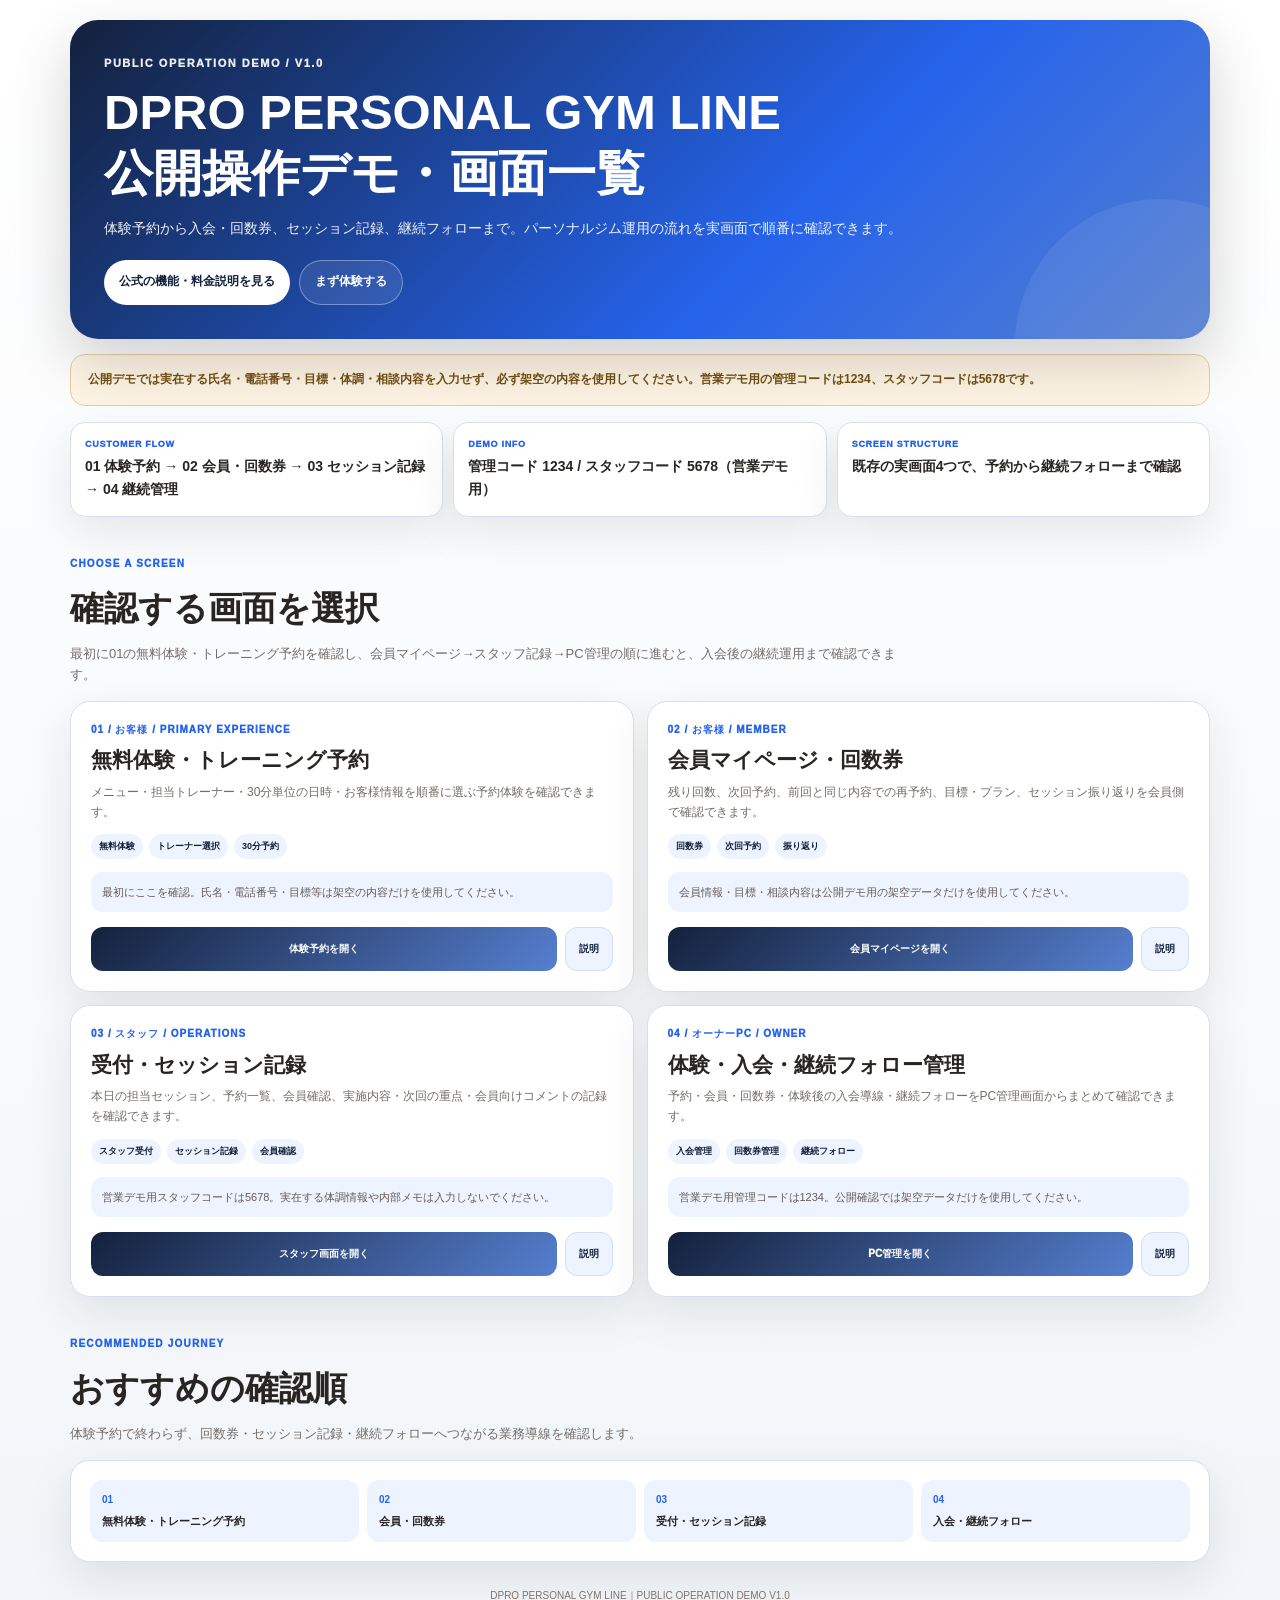
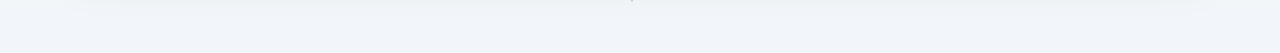
<file: demo-guide.html>
<!doctype html>
<!-- DPRO LIVE DEMO COMMON TEMPLATE V1.0 LOCK / CONFIGURABLE TEMPLATE -->
<html lang="ja">
<head>
<meta charset="utf-8">
<meta name="viewport" content="width=device-width,initial-scale=1,viewport-fit=cover">
<meta name="robots" content="noindex,nofollow,noarchive">
<title id="pageTitle">DPRO 公開操作デモ・画面一覧</title>
<style>
:root{
  --bg:#f2f5f9;--card:#fff;--ink:#282522;--muted:#746d68;--line:#d6dfeb;
  --brand:#2563eb;--deep:#13213c;--brand2:#567fcf;--soft:#edf4ff;
  --shadow:0 16px 46px rgba(44,37,32,.10)
}
*{box-sizing:border-box}
html{background:var(--bg);scroll-behavior:smooth}
body{margin:0;min-height:100vh;color:var(--ink);font-family:-apple-system,BlinkMacSystemFont,"Segoe UI","Noto Sans JP","Yu Gothic UI",Meiryo,sans-serif;line-height:1.65;background:linear-gradient(180deg,#fff 0%,var(--bg) 100%)}
a{color:inherit}.page{width:min(1140px,calc(100% - 24px));margin:0 auto;padding:20px 0 48px}
.hero{position:relative;overflow:hidden;padding:34px;border-radius:28px;color:#fff;background:linear-gradient(135deg,var(--deep),var(--brand) 63%,var(--brand2));box-shadow:0 23px 58px rgba(35,30,27,.20)}
.hero:after{content:"";position:absolute;right:-95px;bottom:-150px;width:290px;height:290px;border-radius:50%;background:rgba(255,255,255,.07)}
.kicker{position:relative;z-index:1;font-size:11px;font-weight:1000;letter-spacing:.14em;opacity:.9}
.hero h1{position:relative;z-index:1;margin:10px 0 0;font-size:clamp(28px,5vw,49px);line-height:1.24}
.hero p{position:relative;z-index:1;max-width:830px;margin:13px 0 0;font-size:14px;opacity:.93}
.hero-actions{position:relative;z-index:1;display:flex;gap:9px;flex-wrap:wrap;margin-top:20px}
.button{min-height:45px;display:inline-flex;align-items:center;justify-content:center;padding:9px 15px;border-radius:999px;text-decoration:none;font-size:12px;font-weight:950}
.button-light{color:var(--deep);background:#fff}.button-ghost{color:#fff;border:1px solid rgba(255,255,255,.35);background:rgba(255,255,255,.09)}
.notice{margin-top:15px;padding:15px 17px;border:1px solid #e5cda3;border-radius:15px;background:#fff5e5;color:#725013;font-size:12px;font-weight:760}
.demo-info{margin-top:16px;display:grid;grid-template-columns:repeat(3,minmax(0,1fr));gap:10px}
.demo-info>div{padding:14px;border:1px solid var(--line);border-radius:15px;background:rgba(255,255,255,.96);box-shadow:var(--shadow)}
.demo-info small{display:block;color:var(--brand);font-size:9px;font-weight:1000;letter-spacing:.08em}.demo-info strong{display:block;margin-top:4px;font-size:14px}
.section-head{margin:32px 0 15px}.section-head small{color:var(--brand);font-size:10px;font-weight:1000;letter-spacing:.12em}.section-head h2{margin:5px 0 0;font-size:clamp(23px,4vw,34px)}.section-head p{max-width:840px;margin:7px 0 0;color:var(--muted);font-size:13px}
.grid{display:grid;grid-template-columns:repeat(2,minmax(0,1fr));gap:13px}
.card{min-width:0;padding:20px;border:1px solid var(--line);border-radius:20px;background:rgba(255,255,255,.98);box-shadow:var(--shadow)}
.card-number{color:var(--brand);font-size:10px;font-weight:1000;letter-spacing:.1em}.card h3{margin:7px 0 0;font-size:21px;line-height:1.4}.card p{margin:8px 0 0;color:var(--muted);font-size:12px}
.pills{display:flex;gap:6px;flex-wrap:wrap;margin-top:12px}.pills span{padding:5px 8px;border-radius:999px;background:var(--soft);color:var(--deep);font-size:9px;font-weight:900}
.card-note{margin-top:13px;padding:11px;border-radius:12px;background:var(--soft);color:#675a54;font-size:11px}.card-note b{color:var(--deep)}
.card-actions{display:grid;grid-template-columns:1fr auto;gap:8px;margin-top:15px}
.open,.official{min-height:44px;display:flex;align-items:center;justify-content:center;padding:9px 13px;border-radius:12px;text-decoration:none;font-size:10px;font-weight:950}
.open{color:#fff;background:linear-gradient(135deg,var(--deep),var(--brand2))}.official{color:var(--deep);border:1px solid var(--line);background:var(--soft)}
.flow{margin-top:14px;padding:19px;border:1px solid var(--line);border-radius:19px;background:#fff;box-shadow:var(--shadow)}
.flow-grid{display:grid;grid-template-columns:repeat(var(--flow-cols,5),minmax(0,1fr));gap:8px}
.flow-step{padding:12px;border-radius:12px;background:var(--soft)}.flow-step b{display:block;color:var(--brand);font-size:10px}.flow-step strong{display:block;margin-top:4px;font-size:11px}.flow-step.same{border:1px dashed #cdbfb6}
.footer{margin-top:26px;color:#82736c;font-size:10px;text-align:center}
@media(max-width:900px){.flow-grid{grid-template-columns:repeat(2,minmax(0,1fr))}}
@media(max-width:760px){.hero{padding:25px 20px}.demo-info,.grid,.flow-grid{grid-template-columns:1fr}}
@media(max-width:420px){.page{width:min(100% - 16px,1140px)}.card-actions{grid-template-columns:1fr}}
</style>
</head>
<body>
<main class="page">
<section class="hero">
  <div class="kicker">PUBLIC OPERATION DEMO / V1.0</div>
  <h1 id="heroTitle"></h1>
  <p id="heroCopy"></p>
  <div class="hero-actions">
    <a class="button button-light" id="officialLink">公式の機能・料金説明を見る</a>
    <a class="button button-ghost" id="primaryDemoLink">まず体験する</a>
  </div>
</section>

<div class="notice" id="notice"></div>

<section class="demo-info" id="quickInfo" aria-label="デモ利用情報"></section>

<div class="section-head">
  <small>CHOOSE A SCREEN</small>
  <h2>確認する画面を選択</h2>
  <p id="screenIntro"></p>
</div>

<section class="grid" id="screenGrid"></section>

<div class="section-head">
  <small>RECOMMENDED JOURNEY</small>
  <h2>おすすめの確認順</h2>
  <p id="journeyIntro"></p>
</div>
<section class="flow"><div class="flow-grid" id="flowGrid"></div></section>

<div class="footer" id="footer"></div>
</main>

<script>
/*
  DPRO LIVE DEMO COMMON TEMPLATE V1.0
  ------------------------------------------------------------
  変更してよいのは CONFIG の値とCSS変数のブランド色のみ。
  DOM骨格・セクション順・公開注意・CHOOSE A SCREEN・
  RECOMMENDED JOURNEYはCOMMON TEMPLATE V1.0 LOCK対象。
*/
const CONFIG = {
  "systemName": "DPRO PERSONAL GYM LINE",
  "pageTitle": "DPRO PERSONAL GYM LINE｜公開操作デモ・画面一覧",
  "heroCopy": "体験予約から入会・回数券、セッション記録、継続フォローまで。パーソナルジム運用の流れを実画面で順番に確認できます。",
  "officialUrl": "https://dpromstk2000-lab.github.io/dpro-line-systems-site/lp-gym.html",
  "primaryDemoUrl": "https://dpromstk2000-lab.github.io/liff-gym-demo/index.html",
  "notice": "公開デモでは実在する氏名・電話番号・目標・体調・相談内容を入力せず、必ず架空の内容を使用してください。営業デモ用の管理コードは1234、スタッフコードは5678です。",
  "screenIntro": "最初に01の無料体験・トレーニング予約を確認し、会員マイページ→スタッフ記録→PC管理の順に進むと、入会後の継続運用まで確認できます。",
  "journeyIntro": "体験予約で終わらず、回数券・セッション記録・継続フォローへつながる業務導線を確認します。",
  "adminCode": "",
  "quickInfo": [
    {
      "label": "CUSTOMER FLOW",
      "text": "01 体験予約 → 02 会員・回数券 → 03 セッション記録 → 04 継続管理"
    },
    {
      "label": "DEMO INFO",
      "text": "管理コード 1234 / スタッフコード 5678（営業デモ用）"
    },
    {
      "label": "SCREEN STRUCTURE",
      "text": "既存の実画面4つで、予約から継続フォローまで確認"
    }
  ],
  "screens": [
    {
      "step": "01 / お客様 / PRIMARY EXPERIENCE",
      "title": "無料体験・トレーニング予約",
      "description": "メニュー・担当トレーナー・30分単位の日時・お客様情報を順番に選ぶ予約体験を確認できます。",
      "tags": [
        "無料体験",
        "トレーナー選択",
        "30分予約"
      ],
      "note": "最初にここを確認。氏名・電話番号・目標等は架空の内容だけを使用してください。",
      "url": "https://dpromstk2000-lab.github.io/liff-gym-demo/index.html",
      "cta": "体験予約を開く",
      "officialUrl": "https://dpromstk2000-lab.github.io/dpro-line-systems-site/lp-gym.html"
    },
    {
      "step": "02 / お客様 / MEMBER",
      "title": "会員マイページ・回数券",
      "description": "残り回数、次回予約、前回と同じ内容での再予約、目標・プラン、セッション振り返りを会員側で確認できます。",
      "tags": [
        "回数券",
        "次回予約",
        "振り返り"
      ],
      "note": "会員情報・目標・相談内容は公開デモ用の架空データだけを使用してください。",
      "url": "https://dpromstk2000-lab.github.io/liff-gym-demo/member.html?demo=1",
      "cta": "会員マイページを開く",
      "officialUrl": "https://dpromstk2000-lab.github.io/dpro-line-systems-site/lp-gym.html"
    },
    {
      "step": "03 / スタッフ / OPERATIONS",
      "title": "受付・セッション記録",
      "description": "本日の担当セッション、予約一覧、会員確認、実施内容・次回の重点・会員向けコメントの記録を確認できます。",
      "tags": [
        "スタッフ受付",
        "セッション記録",
        "会員確認"
      ],
      "note": "営業デモ用スタッフコードは5678。実在する体調情報や内部メモは入力しないでください。",
      "url": "https://dpromstk2000-lab.github.io/liff-gym-demo/staff.html?demo=1",
      "cta": "スタッフ画面を開く",
      "officialUrl": "https://dpromstk2000-lab.github.io/dpro-line-systems-site/lp-gym.html"
    },
    {
      "step": "04 / オーナーPC / OWNER",
      "title": "体験・入会・継続フォロー管理",
      "description": "予約・会員・回数券・体験後の入会導線・継続フォローをPC管理画面からまとめて確認できます。",
      "tags": [
        "入会管理",
        "回数券管理",
        "継続フォロー"
      ],
      "note": "営業デモ用管理コードは1234。公開確認では架空データだけを使用してください。",
      "url": "https://dpromstk2000-lab.github.io/liff-gym-demo/dashboard.html?demo=1",
      "cta": "PC管理を開く",
      "officialUrl": "https://dpromstk2000-lab.github.io/dpro-line-systems-site/lp-gym.html"
    }
  ],
  "journey": [
    {
      "step": "01",
      "text": "無料体験・トレーニング予約"
    },
    {
      "step": "02",
      "text": "会員・回数券"
    },
    {
      "step": "03",
      "text": "受付・セッション記録"
    },
    {
      "step": "04",
      "text": "入会・継続フォロー"
    }
  ]
};

document.documentElement.style.setProperty("--flow-cols", String(Math.min(CONFIG.journey.length, 7)));
document.title = CONFIG.pageTitle;
document.getElementById("heroTitle").innerHTML = `${CONFIG.systemName}<br>公開操作デモ・画面一覧`;
document.getElementById("heroCopy").textContent = CONFIG.heroCopy;
document.getElementById("officialLink").href = CONFIG.officialUrl;
document.getElementById("primaryDemoLink").href = CONFIG.primaryDemoUrl;
document.getElementById("notice").textContent = CONFIG.notice;
document.getElementById("screenIntro").textContent = CONFIG.screenIntro;
document.getElementById("journeyIntro").textContent = CONFIG.journeyIntro;
document.getElementById("footer").textContent = `${CONFIG.systemName}｜PUBLIC OPERATION DEMO V1.0`;

document.getElementById("quickInfo").innerHTML = CONFIG.quickInfo.map(x =>
  `<div><small>${x.label}</small><strong>${x.text}</strong></div>`
).join("");

document.getElementById("screenGrid").innerHTML = CONFIG.screens.map(x => `
  <article class="card">
    <div class="card-number">${x.step}</div>
    <h3>${x.title}</h3>
    <p>${x.description}</p>
    <div class="pills">${x.tags.map(t => `<span>${t}</span>`).join("")}</div>
    <div class="card-note">${x.note}</div>
    <div class="card-actions">
      <a class="open" href="${x.url}">${x.cta}</a>
      <a class="official" href="${x.officialUrl}">説明</a>
    </div>
  </article>
`).join("");

document.getElementById("flowGrid").innerHTML = CONFIG.journey.map(x => `
  <div class="flow-step${x.sameScreen ? " same" : ""}">
    <b>${x.step}${x.sameScreen ? " / SAME SCREEN" : ""}</b>
    <strong>${x.text}</strong>
  </div>
`).join("");
</script>
</body>
</html>
</file>
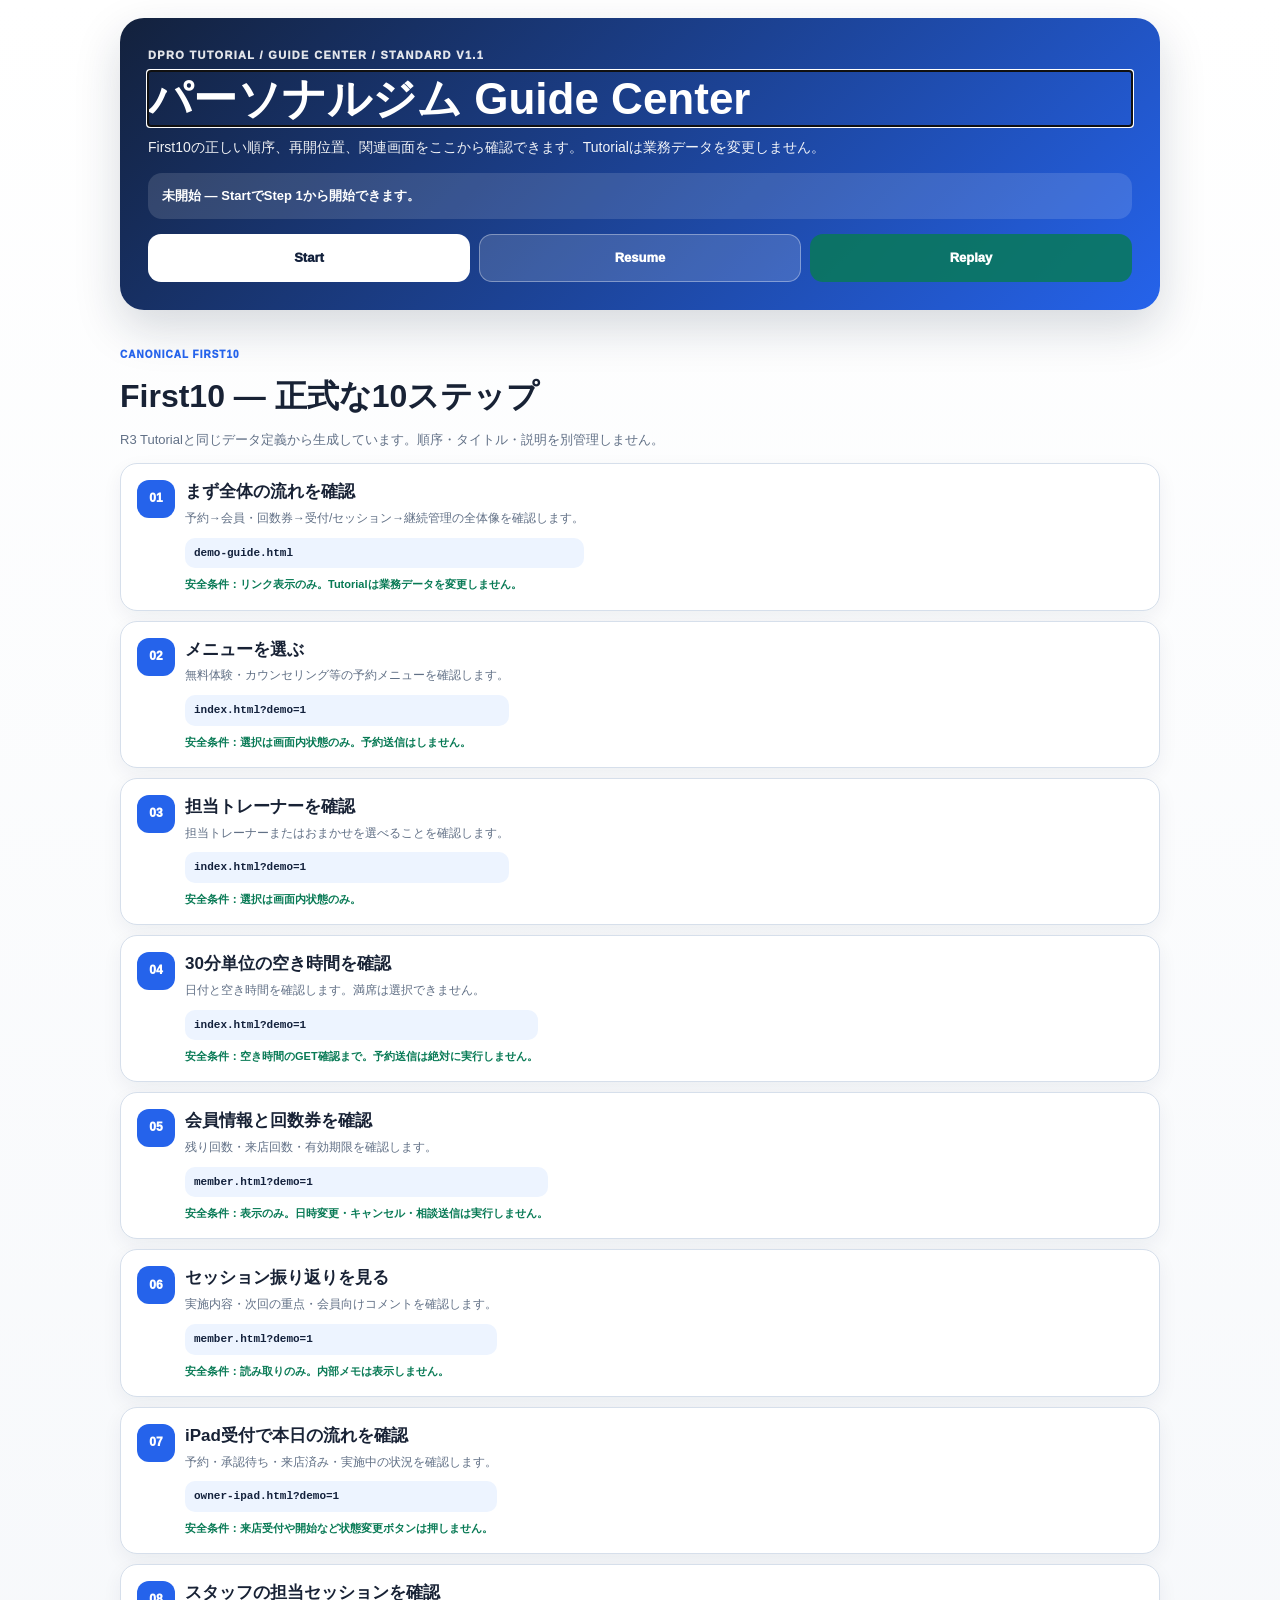
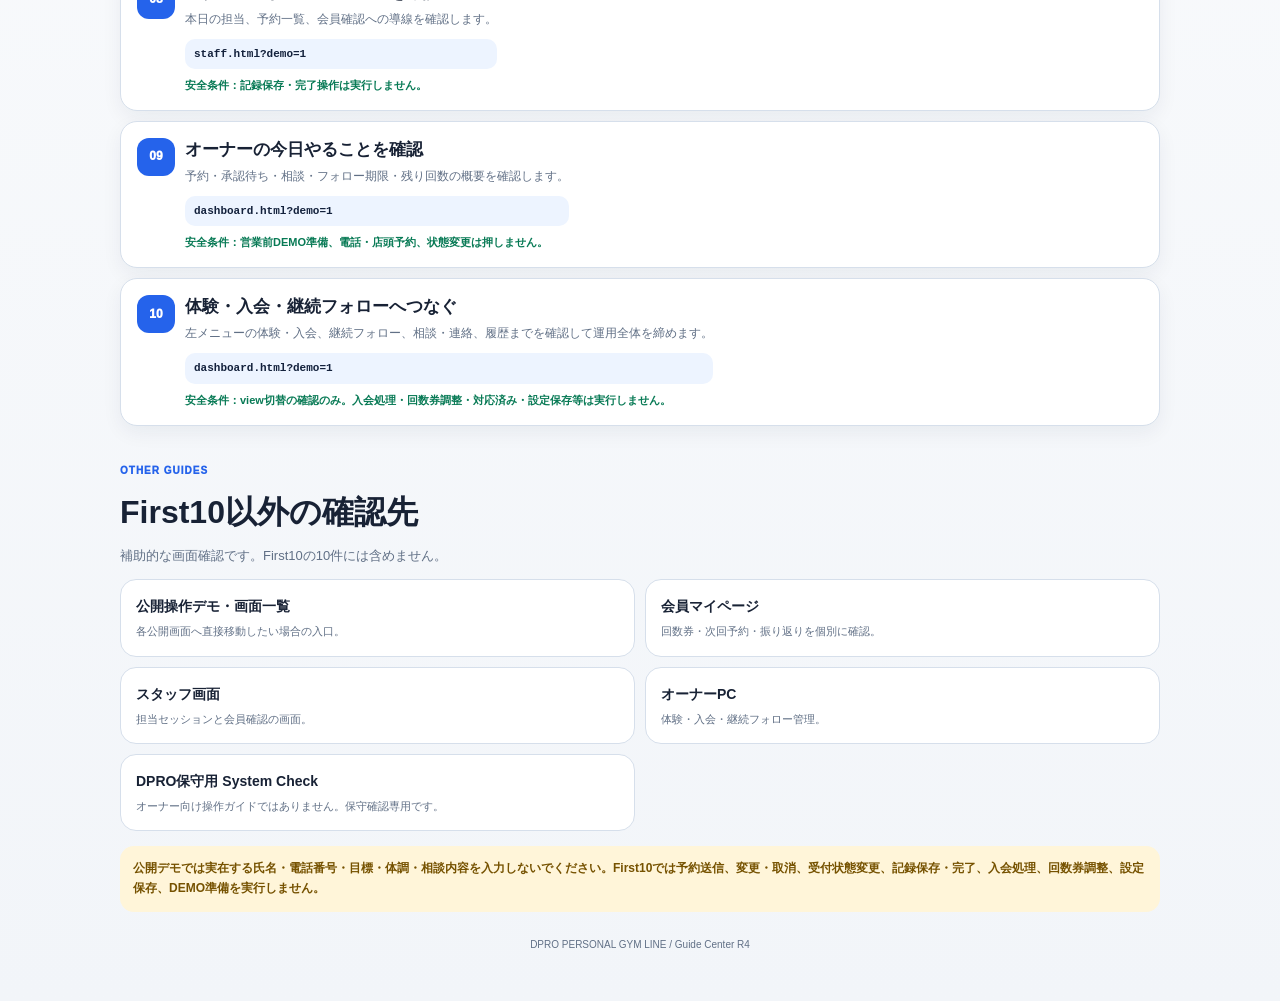
<file: guide-center.html>
<!doctype html>
<html lang="ja" data-guide-version="GYM-R4-V1.0-20260828">
<head>
<meta charset="utf-8">
<meta name="viewport" content="width=device-width,initial-scale=1,viewport-fit=cover">
<meta name="robots" content="noindex,nofollow">
<title>DPRO GYM｜Guide Center</title>
<script src="tutorial-data.js?v=20260828"></script>
<style>
:root{--navy:#13213c;--blue:#2563eb;--soft:#edf4ff;--bg:#f2f5f9;--card:#fff;--ink:#182235;--muted:#617086;--line:#d6dfeb;--green:#087a55}
*{box-sizing:border-box}
html{background:var(--bg)}
body{margin:0;color:var(--ink);background:linear-gradient(180deg,#fff,var(--bg));font-family:-apple-system,BlinkMacSystemFont,"Segoe UI","Noto Sans JP","Yu Gothic UI",Meiryo,sans-serif;line-height:1.65}
button,a{font:inherit}
a{color:inherit}
.wrap{width:min(1040px,calc(100% - 24px));margin:auto;padding:18px 0 48px}
.hero{padding:28px;border-radius:24px;color:#fff;background:linear-gradient(135deg,var(--navy),var(--blue));box-shadow:0 18px 46px rgba(19,33,60,.17)}
.kicker{font-size:11px;font-weight:950;letter-spacing:.12em;opacity:.88}
h1{margin:7px 0 0;font-size:clamp(27px,5vw,44px);line-height:1.25}
.hero p{max-width:780px;margin:10px 0 0;font-size:14px;opacity:.94}
.status{margin-top:14px;padding:12px 14px;border-radius:14px;background:rgba(255,255,255,.13);font-weight:850;font-size:13px}
.controls{display:grid;grid-template-columns:repeat(3,minmax(0,1fr));gap:9px;margin-top:15px}
.control{min-height:48px;display:flex;align-items:center;justify-content:center;border:0;border-radius:13px;padding:10px 12px;text-decoration:none;font-size:13px;font-weight:950;cursor:pointer}
.start{color:var(--navy);background:#fff}.resume{color:#fff;background:rgba(255,255,255,.15);border:1px solid rgba(255,255,255,.35)}.replay{color:#fff;background:rgba(8,122,85,.82)}
.control:focus-visible,.guide-link:focus-visible{outline:4px solid #f5c244;outline-offset:3px}
.section-head{margin:30px 0 13px}.section-head small{color:var(--blue);font-size:10px;font-weight:950;letter-spacing:.1em}.section-head h2{margin:4px 0 0;font-size:clamp(22px,4vw,32px)}.section-head p{margin:6px 0 0;color:var(--muted);font-size:13px}
.first10{display:grid;gap:10px}
.step-card{min-width:0;padding:16px;border:1px solid var(--line);border-radius:17px;background:var(--card);box-shadow:0 7px 20px rgba(19,33,60,.06)}
.step-top{display:flex;gap:10px;align-items:flex-start}
.num{flex:0 0 38px;height:38px;display:grid;place-items:center;border-radius:12px;color:#fff;background:var(--blue);font-size:12px;font-weight:950}
.step-body{min-width:0}.step-body h3{margin:0;font-size:17px;line-height:1.4}.step-body p{margin:5px 0 0;color:var(--muted);font-size:12px;overflow-wrap:anywhere}
.route{margin-top:9px;padding:7px 9px;border-radius:10px;background:var(--soft);color:var(--navy);font:800 11px/1.5 ui-monospace,SFMono-Regular,Consolas,monospace;overflow-wrap:anywhere}
.safety{margin-top:7px;color:var(--green);font-size:11px;font-weight:800}
.more{display:grid;grid-template-columns:repeat(2,minmax(0,1fr));gap:10px}
.guide-link{display:block;min-width:0;padding:15px;border:1px solid var(--line);border-radius:16px;background:#fff;text-decoration:none}
.guide-link b{display:block;font-size:14px}.guide-link span{display:block;margin-top:4px;color:var(--muted);font-size:11px}
.note{margin-top:15px;padding:13px;border-radius:14px;background:#fff5d9;color:#765200;font-size:12px;font-weight:750}
.footer{margin-top:25px;color:var(--muted);font-size:10px;text-align:center}
@media(max-width:620px){.hero{padding:22px 17px}.controls{grid-template-columns:1fr}.more{grid-template-columns:1fr}.wrap{width:min(100% - 16px,1040px)}}
</style>
</head>
<body>
<main class="wrap">
<section class="hero">
<div class="kicker">DPRO TUTORIAL / GUIDE CENTER / STANDARD V1.1</div>
<h1 id="guideTitle" tabindex="-1">パーソナルジム Guide Center</h1>
<p>First10の正しい順序、再開位置、関連画面をここから確認できます。Tutorialは業務データを変更しません。</p>
<div id="progressStatus" class="status" aria-live="polite">Tutorial状態を確認しています…</div>
<nav class="controls" aria-label="Tutorial操作">
<a id="startTutorial" class="control start" href="tutorial.html?mode=start">Start</a>
<a id="resumeTutorial" class="control resume" href="tutorial.html?mode=resume">Resume</a>
<a id="replayTutorial" class="control replay" href="tutorial.html?mode=replay">Replay</a>
</nav>
</section>

<div class="section-head"><small>CANONICAL FIRST10</small><h2>First10 — 正式な10ステップ</h2><p>R3 Tutorialと同じデータ定義から生成しています。順序・タイトル・説明を別管理しません。</p></div>
<section id="first10List" class="first10" aria-label="First10一覧"></section>

<div class="section-head"><small>OTHER GUIDES</small><h2>First10以外の確認先</h2><p>補助的な画面確認です。First10の10件には含めません。</p></div>
<section class="more" aria-label="補助ガイド">
<a class="guide-link" data-non-first10 href="demo-guide.html"><b>公開操作デモ・画面一覧</b><span>各公開画面へ直接移動したい場合の入口。</span></a>
<a class="guide-link" data-non-first10 href="member.html?demo=1"><b>会員マイページ</b><span>回数券・次回予約・振り返りを個別に確認。</span></a>
<a class="guide-link" data-non-first10 href="staff.html?demo=1"><b>スタッフ画面</b><span>担当セッションと会員確認の画面。</span></a>
<a class="guide-link" data-non-first10 href="dashboard.html?demo=1"><b>オーナーPC</b><span>体験・入会・継続フォロー管理。</span></a>
<a class="guide-link" data-non-first10 href="system-check.html"><b>DPRO保守用 System Check</b><span>オーナー向け操作ガイドではありません。保守確認専用です。</span></a>
</section>
<div class="note">公開デモでは実在する氏名・電話番号・目標・体調・相談内容を入力しないでください。First10では予約送信、変更・取消、受付状態変更、記録保存・完了、入会処理、回数券調整、設定保存、DEMO準備を実行しません。</div>
<div class="footer">DPRO PERSONAL GYM LINE / Guide Center R4</div>
</main>
<script>
(() => {
'use strict';
const DATA=window.DPRO_GYM_TUTORIAL_DATA,STORAGE=DATA.storageKey,list=document.getElementById('first10List');
function state(){try{const v=JSON.parse(localStorage.getItem(STORAGE)||'null');return v&&v.system==='GYM'&&v.standard==='V1.1'?v:null}catch(_){return null}}
function updateStatus(){const s=state(),el=document.getElementById('progressStatus');if(!s){el.textContent='未開始 — StartでStep 1から開始できます。';return}if(s.completed){el.textContent=`完了済み — ReplayでStep 1から再確認できます。`;return}el.textContent=`進行中 — ${Math.max(1,Math.min(10,Number(s.step)||1))} / 10 からResumeできます。`}
for(const s of DATA.steps){const article=document.createElement('article');article.className='step-card';article.dataset.first10Step=String(s.step);article.dataset.route=s.route;article.dataset.title=s.title;article.innerHTML=`<div class="step-top"><div class="num">${String(s.step).padStart(2,'0')}</div><div class="step-body"><h3>${s.title}</h3><p>${s.guidance}</p><div class="route">${s.route}</div><div class="safety">安全条件：${s.safety}</div></div></div>`;list.appendChild(article)}
document.getElementById('startTutorial').addEventListener('click',()=>localStorage.removeItem(STORAGE));
document.getElementById('replayTutorial').addEventListener('click',()=>localStorage.removeItem(STORAGE));
updateStatus();
document.getElementById('guideTitle').focus({preventScroll:true});
window.DPRO_GYM_GUIDE_CENTER={data:DATA,state,updateStatus};
})();
</script>
</body>
</html>
</file>
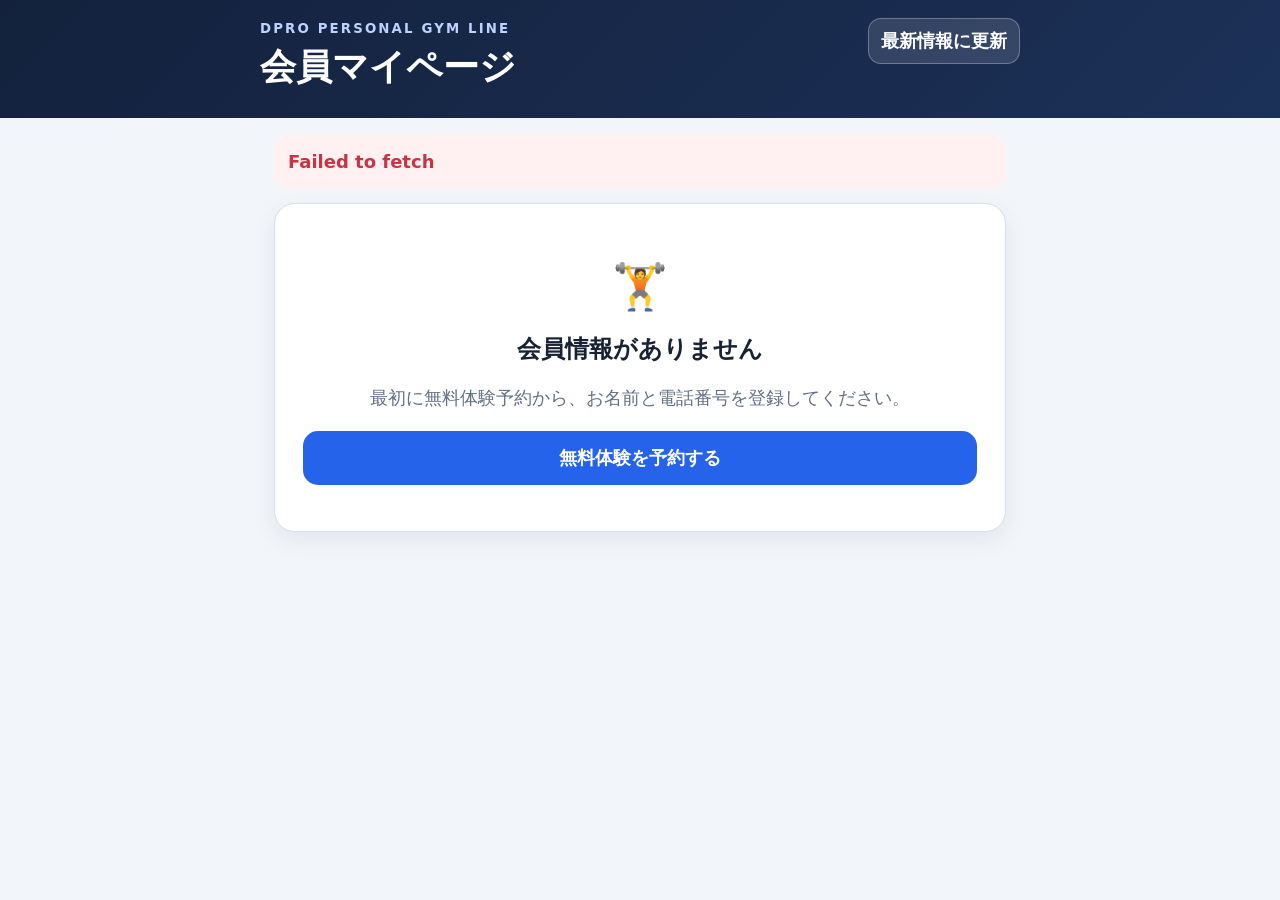
<file: member.html>
<!DOCTYPE html>
<html lang="ja">
<head>
  <meta charset="utf-8">
  <meta name="viewport" content="width=device-width, initial-scale=1">
  <title>DPRO パーソナルジム｜会員マイページ</title>
  <meta name="theme-color" content="#13213c">
  <style>
    :root { --navy:#13213c; --navy2:#1c3158; --blue:#2563eb; --green:#087a55; --red:#c93444; --amber:#a56500; --text:#182235; --muted:#617086; --line:#d6dfeb; --bg:#f2f5f9; --card:#fff; }
    * { box-sizing: border-box; }
    html { font-size: 18px; }
    body { margin:0; color:var(--text); background:var(--bg); font-family:system-ui,-apple-system,BlinkMacSystemFont,"Segoe UI",sans-serif; line-height:1.65; }
    button,input,textarea { font:inherit; }
    button { cursor:pointer; }
    .top { color:#fff; background:linear-gradient(135deg,var(--navy),var(--navy2)); padding:18px 16px 27px; }
    .top-inner,.main { max-width:760px; margin:0 auto; }
    .brand { margin:0; color:#bdd3ff; font-size:.74rem; font-weight:900; letter-spacing:.16em; }
    .top-row { display:flex; align-items:flex-start; justify-content:space-between; gap:14px; }
    h1 { margin:4px 0 0; font-size:clamp(1.45rem,6vw,2rem); line-height:1.3; }
    .reload { min-height:44px; border:1px solid rgba(255,255,255,.28); border-radius:13px; padding:7px 12px; color:#fff; background:rgba(255,255,255,.12); font-weight:850; }
    .main { padding:16px 14px 48px; }
    .card { background:var(--card); border:1px solid var(--line); border-radius:21px; padding:18px; box-shadow:0 8px 25px rgba(20,38,70,.07); margin-bottom:14px; }
    .loading { text-align:center; color:var(--muted); padding:42px 10px; }
    .loading-dot { display:inline-block; width:11px; height:11px; margin:0 3px; border-radius:50%; background:var(--blue); animation:bounce .8s infinite alternate; }
    .loading-dot:nth-child(2) { animation-delay:.2s; }.loading-dot:nth-child(3) { animation-delay:.4s; }
    @keyframes bounce { to { transform:translateY(-8px); opacity:.45; } }
    .hidden { display:none !important; }
    .profile-head { display:flex; align-items:flex-start; justify-content:space-between; gap:12px; }
    .eyebrow { margin:0; color:var(--blue); font-size:.72rem; font-weight:950; letter-spacing:.13em; }
    h2 { margin:3px 0 0; font-size:1.35rem; line-height:1.35; }
    h3 { margin:0; font-size:1.08rem; }
    .sub { margin:5px 0 0; color:var(--muted); font-size:.86rem; }
    .badge { display:inline-flex; align-items:center; white-space:nowrap; border-radius:999px; padding:5px 10px; font-size:.72rem; font-weight:950; background:#e8edf4; color:#4e5b70; }
    .badge.green { color:#066443; background:#e2f7ee; }.badge.amber { color:#835500; background:#fff2cb; }.badge.red { color:#a32331; background:#ffebee; }.badge.blue { color:#174dac; background:#e6efff; }
    .next-card { margin-top:14px; border:2px solid #b8ccef; border-radius:18px; padding:15px; background:#f4f8ff; }
    .next-time { margin-top:5px; color:var(--navy); font-size:1.2rem; font-weight:950; }
    .next-meta { color:var(--muted); margin-top:4px; font-size:.85rem; }
    .action-grid { display:grid; grid-template-columns:1fr 1fr; gap:9px; margin-top:14px; }
    .btn { min-height:52px; border:0; border-radius:15px; padding:9px 14px; font-weight:950; }
    .btn-blue { color:#fff; background:var(--blue); }.btn-soft { color:var(--navy); background:#e8edf4; }.btn-red { color:#fff; background:var(--red); }.btn-green { color:#fff; background:var(--green); }
    .btn:disabled { cursor:not-allowed; opacity:.55; }
    .link-button { display:grid; place-items:center; text-decoration:none; }
    .full-button { width:100%; margin-top:14px; }
    .small-value { font-size:.94rem !important; }
    .stats { display:grid; grid-template-columns:repeat(3,1fr); gap:9px; margin-top:15px; }
    .stat { border:1px solid var(--line); border-radius:16px; padding:12px; background:#f8fafc; }
    .stat span { display:block; color:var(--muted); font-size:.7rem; font-weight:850; }
    .stat strong { display:block; margin-top:2px; font-size:1.35rem; line-height:1.3; }
    .info-list { display:grid; gap:10px; margin-top:14px; }
    .info-row { border-bottom:1px solid var(--line); padding-bottom:9px; }
    .info-row:last-child { border:0; padding:0; }
    .info-row span { display:block; color:var(--muted); font-size:.73rem; font-weight:850; }
    .info-row strong { display:block; margin-top:2px; }
    .reservation-list { display:grid; gap:10px; margin-top:14px; }
    .reservation-item { border:1px solid var(--line); border-radius:16px; padding:13px; background:#fafbfd; }
    .reservation-row { display:flex; justify-content:space-between; gap:10px; align-items:flex-start; }
    .reservation-time { font-weight:950; }
    .reservation-detail { color:var(--muted); margin-top:3px; font-size:.82rem; }

    .repeat-link { border:2px solid #9ec0f9; color:#174dac; background:#edf4ff; }
    .session-list { display:grid; gap:11px; margin-top:14px; }
    .session-item { border:1px solid var(--line); border-radius:17px; padding:14px; background:#fafbfd; }
    .session-head { display:flex; align-items:flex-start; justify-content:space-between; gap:10px; }
    .session-date { color:var(--navy); font-weight:950; }
    .session-meta { margin-top:3px; color:var(--muted); font-size:.8rem; }
    .session-block { margin-top:10px; border-radius:13px; padding:10px 12px; }
    .session-block span { display:block; margin-bottom:3px; font-size:.7rem; font-weight:950; }
    .session-summary { color:#20314d; background:#eef3f9; }
    .session-focus { color:#174dac; background:#eaf2ff; }
    .session-comment { color:#066443; background:#e6f8f1; }
    .privacy-note { border-radius:13px; padding:10px 12px; margin-top:12px; color:#526177; background:#f0f3f7; font-size:.78rem; }
    .empty { text-align:center; padding:28px 10px; }
    .empty-icon { font-size:2.5rem; }
    .empty h2 { margin-top:8px; }
    .empty p { color:var(--muted); }
    .empty a { display:grid; place-items:center; min-height:54px; margin-top:15px; border-radius:15px; color:#fff; background:var(--blue); text-decoration:none; font-weight:950; }
    .error { border-radius:15px; padding:13px 14px; color:var(--red); background:#fff0f1; font-weight:800; margin-bottom:14px; }
    .modal { position:fixed; inset:0; z-index:50; display:grid; place-items:end center; background:rgba(7,18,37,.55); padding:12px; }
    .modal-card { width:min(720px,100%); max-height:90vh; overflow:auto; border-radius:22px 22px 16px 16px; background:#fff; padding:19px; box-shadow:0 24px 70px rgba(0,0,0,.28); }
    .modal-head { display:flex; justify-content:space-between; gap:12px; align-items:flex-start; }
    .close { width:43px; height:43px; border:0; border-radius:13px; color:var(--navy); background:#e8edf4; font-weight:950; }
    label { display:block; margin:15px 0 6px; font-size:.86rem; font-weight:900; }
    textarea { width:100%; min-height:120px; resize:vertical; border:2px solid var(--line); border-radius:14px; padding:11px 13px; color:var(--text); }
    textarea:focus { outline:3px solid rgba(37,99,235,.13); border-color:var(--blue); }
    .modal-actions { display:grid; grid-template-columns:auto minmax(0,1fr); gap:9px; margin-top:15px; }
    .notice { border-radius:14px; padding:11px 13px; margin-top:12px; color:#765200; background:#fff5d9; font-size:.82rem; }
    @media (max-width:520px) { html{font-size:17px}.stats{grid-template-columns:1fr 1fr}.stat:last-child{grid-column:1/-1}.action-grid{grid-template-columns:1fr}.card{padding:17px} }
  </style>
</head>
<body data-dpro-next-step="GYM-NEXT-7">
  <header class="top">
    <div class="top-inner top-row">
      <div><p class="brand">DPRO PERSONAL GYM LINE</p><h1>会員マイページ</h1></div>
      <button class="reload" type="button" onclick="loadAll()">最新情報に更新</button>
    </div>
  </header>

  <main class="main">
    <div id="errorBox" class="error hidden"></div>
    <section class="card" id="loadingBox"><div class="loading"><span class="loading-dot"></span><span class="loading-dot"></span><span class="loading-dot"></span><br>会員情報を確認しています…</div></section>

    <section class="card hidden" id="emptyBox">
      <div class="empty"><div class="empty-icon">🏋️</div><h2>会員情報がありません</h2><p>最初に無料体験予約から、お名前と電話番号を登録してください。</p><a id="emptyReserveLink" href="index.html">無料体験を予約する</a></div>
    </section>

    <div id="content" class="hidden">
      <section class="card">
        <div class="profile-head">
          <div><p class="eyebrow">MEMBER</p><h2 id="memberName">-</h2><p class="sub" id="memberNo">-</p></div>
          <span class="badge" id="memberStatus">-</span>
        </div>
        <div class="stats">
          <div class="stat"><span>残り回数</span><strong id="ticketCount">0回</strong></div>
          <div class="stat"><span>来店回数</span><strong id="visitCount">0回</strong></div>
          <div class="stat"><span>有効期限</span><strong id="ticketExpiry" class="small-value">-</strong></div>
        </div>
      </section>

      <section class="card">
        <div class="profile-head"><div><p class="eyebrow">NEXT RESERVATION</p><h3>次回予約</h3></div><span class="badge" id="reservationStatus">-</span></div>
        <div id="nextReservationArea"></div>
        <div class="action-grid">
          <a class="btn btn-blue link-button" id="reserveLink" href="index.html">予約・再予約</a>
          <a class="btn link-button repeat-link hidden" id="repeatReserveLink" href="index.html">前回と同じ内容で予約</a>
          <button class="btn btn-soft" type="button" id="changeButton" onclick="openRequestModal('change')">日時変更を相談</button>
          <button class="btn btn-red" type="button" id="cancelButton" onclick="openRequestModal('cancel')">キャンセル希望</button>
          <button class="btn btn-green" type="button" onclick="openInquiryModal('general')">トレーナーに相談</button>
        </div>
        <p class="notice">キャンセル・日時変更は店舗確認後に確定します。急ぎの場合はLINEトークでもご連絡ください。</p>
      </section>

      <section class="card">
        <p class="eyebrow">GOAL &amp; PLAN</p><h3>目標・プラン</h3>
        <div class="info-list">
          <div class="info-row"><span>現在のプラン</span><strong id="planName">-</strong></div>
          <div class="info-row"><span>目標</span><strong id="goalText">-</strong></div>
          <div class="info-row"><span>相談・不安</span><strong id="concernText">-</strong></div>
          <div class="info-row"><span>最終来店日</span><strong id="lastVisit">-</strong></div>
        </div>
        <button class="btn btn-soft full-button" type="button" onclick="openInquiryModal('continuation')">回数追加・継続プランを相談</button>
      </section>

      <section class="card">
        <p class="eyebrow">UPCOMING</p><h3>今後の予約</h3><div class="reservation-list" id="upcomingList"></div>
      </section>


      <section class="card">
        <p class="eyebrow">SESSION REVIEW</p>
        <h3>セッション振り返り</h3>
        <p class="sub">トレーナーから共有された実施内容と、次回の重点を確認できます。</p>
        <div class="session-list" id="sessionHistoryList"></div>
        <div class="privacy-note">当日の体調に関する内部記録や、スタッフ専用メモはこの画面には表示されません。</div>
      </section>

      <section class="card">
        <p class="eyebrow">HISTORY</p><h3>最近の利用履歴</h3><div class="reservation-list" id="historyList"></div>
      </section>
    </div>
  </main>

  <div class="modal hidden" id="requestModal">
    <div class="modal-card">
      <div class="modal-head"><div><p class="eyebrow">RESERVATION REQUEST</p><h2 id="requestModalTitle">日時変更を相談</h2></div><button class="close" type="button" onclick="closeModal('requestModal')">×</button></div>
      <p class="sub" id="requestReservationText"></p>
      <label for="requestReason">理由・希望内容</label><textarea id="requestReason" maxlength="1000" placeholder="例：仕事の都合で別の日に変更したい"></textarea>
      <div class="modal-actions"><button class="btn btn-soft" type="button" onclick="closeModal('requestModal')">戻る</button><button class="btn btn-blue" id="requestSubmit" type="button" onclick="submitReservationRequest()">送信する</button></div>
    </div>
  </div>

  <div class="modal hidden" id="inquiryModal">
    <div class="modal-card">
      <div class="modal-head"><div><p class="eyebrow">CONTACT</p><h2 id="inquiryTitle">トレーナーに相談</h2></div><button class="close" type="button" onclick="closeModal('inquiryModal')">×</button></div>
      <label for="inquiryMessage">相談内容</label><textarea id="inquiryMessage" maxlength="2000" placeholder="相談したい内容を入力してください"></textarea>
      <div class="modal-actions"><button class="btn btn-soft" type="button" onclick="closeModal('inquiryModal')">戻る</button><button class="btn btn-green" id="inquirySubmit" type="button" onclick="submitInquiry()">相談を送信</button></div>
    </div>
  </div>

  <script src="https://static.line-scdn.net/liff/edge/2/sdk.js"></script>
  <script src="config.js"></script>
  <script>
    const CONFIG = window.DPRO_GYM_CONFIG;
    const API = String(CONFIG.workerBaseUrl || '').replace(/\/$/, '');
    const FACILITY = CONFIG.facilityCode;
    const LIFF_ID = '2010362463-80AFWCcm';
    const params = new URLSearchParams(location.search);
    const state = {
      lineUserId: params.get('line_user_id') || '',
      memberToken: params.get('member_token') || localStorage.getItem('dpro_gym_member_token') || '',
      liffAccessToken: '',
      demo: params.get('demo') === '1',
      facilityData: null,
      home: null,
      nextReservation: null,
      requestType: 'change',
      inquiryType: 'general'
    };

    document.addEventListener('DOMContentLoaded', init);

    async function init() {
      if (params.get('member_token')) localStorage.setItem('dpro_gym_member_token', params.get('member_token'));
      await initLineIdentity();
      updateLinks();
      await loadAll();
    }

    async function initLineIdentity() {
      try {
        if (typeof liff === 'undefined') return;
        await liff.init({ liffId: LIFF_ID });
        if (liff.isLoggedIn()) {
          const profile = await liff.getProfile();
          state.lineUserId = profile.userId || state.lineUserId;
          state.liffAccessToken = liff.getAccessToken() || '';
        }
      } catch (error) { console.warn('LIFF initialization skipped', error); }
      if (state.demo && !state.lineUserId) state.lineUserId = 'demo_gym_line_002';
    }

    async function loadAll() {
      setLoading(true); hideError();
      try {
        const query = memberQuery();
        const [facility, home] = await Promise.all([
          api(`/api/public/facility?facility_code=${encodeURIComponent(FACILITY)}`),
          api(`/api/member/home?${query.toString()}`)
        ]);
        state.facilityData = facility;
        state.home = home;
        state.nextReservation = home.next_reservation;
        render();
      } catch (error) {
        state.home = null;
        document.getElementById('content').classList.add('hidden');
        document.getElementById('emptyBox').classList.remove('hidden');
        if (!/見つかりません/.test(error.message)) showError(error.message);
      } finally { setLoading(false); }
    }

    function render() {
      const home = state.home;
      const customer = home.customer;
      document.getElementById('emptyBox').classList.add('hidden');
      document.getElementById('content').classList.remove('hidden');
      document.getElementById('memberName').textContent = `${customer.full_name} 様`;
      document.getElementById('memberNo').textContent = customer.customer_no || '-';
      setBadge(document.getElementById('memberStatus'), customerStatusLabel(customer.status), customer.status === 'member' ? 'green' : customer.status === 'trial' ? 'amber' : 'blue');
      document.getElementById('ticketCount').textContent = `${Number(customer.ticket_remaining || 0)}回`;
      document.getElementById('visitCount').textContent = `${Number(customer.visit_count || 0)}回`;
      document.getElementById('ticketExpiry').textContent = formatDate(customer.ticket_expires_on) || '設定なし';
      document.getElementById('planName').textContent = customer.plan_name || '体験・プラン未設定';
      document.getElementById('goalText').textContent = customer.goal || '未登録';
      document.getElementById('concernText').textContent = customer.concern || '特になし';
      document.getElementById('lastVisit').textContent = formatDate(customer.last_visit_on) || 'まだありません';
      renderNextReservation();
      renderReservationList('upcomingList', home.upcoming_reservations || [], '今後の予約はありません。');
      renderReservationList('historyList', home.reservation_history || [], '利用履歴はまだありません。');
      renderSessionHistory(home.session_history || []);
      updateLinks();
    }

    function renderNextReservation() {
      const area = document.getElementById('nextReservationArea');
      const change = document.getElementById('changeButton');
      const cancel = document.getElementById('cancelButton');
      const badge = document.getElementById('reservationStatus');
      if (!state.nextReservation) {
        area.innerHTML = '<div class="empty" style="padding:18px 5px 5px"><p>現在、今後の予約はありません。</p></div>';
        setBadge(badge,'未予約','');
        change.disabled = true; cancel.disabled = true;
        return;
      }
      const row = state.nextReservation;
      area.innerHTML = `<div class="next-card"><div class="next-time">${escapeHtml(formatDateTime(row.start_at))}</div><div class="next-meta">${escapeHtml(serviceName(row.service_code))} / ${escapeHtml(trainerName(row.trainer_code))}<br>受付番号：${escapeHtml(row.reservation_no)}</div></div>`;
      const status = reservationStatus(row.status);
      setBadge(badge,status.label,status.color);
      const changeable = !['completed','cancelled','no_show','cancel_requested','change_requested'].includes(row.status);
      change.disabled = !changeable; cancel.disabled = !changeable;
    }


    function renderSessionHistory(rows) {
      const list = document.getElementById('sessionHistoryList');
      if (!rows.length) {
        list.innerHTML = '<div class="sub">共有されたセッション記録はまだありません。</div>';
        return;
      }
      list.innerHTML = rows.map(row => {
        const summary = row.training_summary
          ? `<div class="session-block session-summary"><span>実施内容</span>${escapeHtml(row.training_summary)}</div>`
          : '';
        const focus = row.next_focus
          ? `<div class="session-block session-focus"><span>次回の重点</span>${escapeHtml(row.next_focus)}</div>`
          : '';
        const comment = row.member_visible_comment
          ? `<div class="session-block session-comment"><span>トレーナーからのコメント</span>${escapeHtml(row.member_visible_comment)}</div>`
          : '';
        return `<article class="session-item"><div class="session-head"><div><div class="session-date">${escapeHtml(formatDateTime(row.performed_at))}</div><div class="session-meta">${escapeHtml(serviceName(row.service_code))} / ${escapeHtml(trainerName(row.trainer_code))}</div></div><span class="badge green">実施済み</span></div>${summary}${focus}${comment}</article>`;
      }).join('');
    }

    function renderReservationList(id, rows, emptyMessage) {
      const list = document.getElementById(id);
      if (!rows.length) { list.innerHTML = `<div class="sub">${escapeHtml(emptyMessage)}</div>`; return; }
      list.innerHTML = rows.map(row => {
        const status = reservationStatus(row.status);
        return `<div class="reservation-item"><div class="reservation-row"><div><div class="reservation-time">${escapeHtml(formatDateTime(row.start_at))}</div><div class="reservation-detail">${escapeHtml(serviceName(row.service_code))} / ${escapeHtml(trainerName(row.trainer_code))}</div></div><span class="badge ${status.color}">${escapeHtml(status.label)}</span></div></div>`;
      }).join('');
    }

    function openRequestModal(type) {
      if (!state.nextReservation) return;
      state.requestType = type;
      document.getElementById('requestModalTitle').textContent = type === 'cancel' ? 'キャンセル希望' : '日時変更を相談';
      document.getElementById('requestReservationText').textContent = `対象予約：${formatDateTime(state.nextReservation.start_at)} / ${serviceName(state.nextReservation.service_code)}`;
      document.getElementById('requestReason').value = '';
      document.getElementById('requestModal').classList.remove('hidden');
    }

    async function submitReservationRequest() {
      const reason = document.getElementById('requestReason').value.trim();
      if (!reason) { alert('理由・希望内容を入力してください。'); return; }
      const button = document.getElementById('requestSubmit');
      button.disabled = true; button.textContent = '送信中…';
      try {
        const endpoint = state.requestType === 'cancel' ? 'cancel-request' : 'change-request';
        const data = await api(`/api/member/reservations/${endpoint}`, { method:'POST', body:{ ...memberIdentityBody(), reservation_id:state.nextReservation.id, reason } });
        alert(data.message || '希望を受け付けました。');
        closeModal('requestModal');
        await loadAll();
      } catch (error) { alert(error.message); }
      finally { button.disabled=false; button.textContent='送信する'; }
    }

    function openInquiryModal(type) {
      state.inquiryType = type;
      document.getElementById('inquiryTitle').textContent = type === 'continuation' ? '回数追加・継続相談' : 'トレーナーに相談';
      document.getElementById('inquiryMessage').value = '';
      document.getElementById('inquiryModal').classList.remove('hidden');
    }

    async function submitInquiry() {
      const message = document.getElementById('inquiryMessage').value.trim();
      if (!message) { alert('相談内容を入力してください。'); return; }
      const button = document.getElementById('inquirySubmit');
      button.disabled=true; button.textContent='送信中…';
      try {
        const data = await api('/api/member/inquiries', { method:'POST', body:{ ...memberIdentityBody(), inquiry_type:state.inquiryType, message } });
        alert(data.message || '相談を受け付けました。');
        closeModal('inquiryModal');
        await loadAll();
      } catch (error) { alert(error.message); }
      finally { button.disabled=false; button.textContent='相談を送信'; }
    }

    function memberIdentityBody() { return { facility_code:FACILITY, member_token:state.memberToken || null, line_user_id:state.lineUserId || null, demo:state.demo }; }
    function memberQuery() { const query=new URLSearchParams({facility_code:FACILITY}); if(state.memberToken)query.set('member_token',state.memberToken); if(state.lineUserId)query.set('line_user_id',state.lineUserId); if(state.demo)query.set('demo','1'); return query; }
    function updateLinks() {
      const query = new URLSearchParams();
      if (state.demo) query.set('demo','1');
      if (state.lineUserId) query.set('line_user_id',state.lineUserId);
      if (state.memberToken) query.set('member_token',state.memberToken);
      const url = `index.html${query.toString() ? `?${query}` : ''}`;
      document.getElementById('reserveLink').href = url;
      document.getElementById('emptyReserveLink').href = url;

      const repeat = state.home?.repeat_booking;
      const repeatLink = document.getElementById('repeatReserveLink');
      repeatLink.classList.toggle('hidden', !repeat);
      if (repeat) {
        const repeatQuery = new URLSearchParams(query);
        repeatQuery.set('repeat', '1');
        repeatQuery.set('service_code', repeat.service_code);
        if (repeat.trainer_code) repeatQuery.set('trainer_code', repeat.trainer_code);
        repeatLink.href = `index.html?${repeatQuery}`;
      }
    }
    function serviceName(code) { return state.facilityData?.services?.find(item=>item.service_code===code)?.service_name || code || '-'; }
    function trainerName(code) { return code ? (state.facilityData?.trainers?.find(item=>item.trainer_code===code)?.trainer_name || code) : 'おまかせ'; }
    function customerStatusLabel(status) { return ({trial:'体験',member:'入会済',continuation:'継続相談中',inactive:'休眠',withdrawn:'退会'})[status] || status || '-'; }
    function reservationStatus(status) { return ({requested:{label:'承認待ち',color:'amber'},confirmed:{label:'予約確定',color:'green'},arrived:{label:'来店済み',color:'blue'},in_session:{label:'トレーニング中',color:'blue'},completed:{label:'完了',color:'green'},change_requested:{label:'変更希望中',color:'amber'},cancel_requested:{label:'キャンセル希望中',color:'red'},cancelled:{label:'キャンセル',color:'red'},no_show:{label:'未来店',color:'red'}})[status] || {label:status||'-',color:''}; }
    function setBadge(element,text,color) { element.textContent=text; element.className=`badge ${color||''}`; }
    function closeModal(id) { document.getElementById(id).classList.add('hidden'); }
    function setLoading(show) { document.getElementById('loadingBox').classList.toggle('hidden',!show); }
    function showError(message) { const box=document.getElementById('errorBox'); box.textContent=message; box.classList.remove('hidden'); }
    function hideError() { document.getElementById('errorBox').classList.add('hidden'); }
    async function api(path,options={}) { const headers={'Content-Type':'application/json'}; if(state.liffAccessToken)headers['X-LIFF-Access-Token']=state.liffAccessToken; const response=await fetch(`${API}${path}`,{method:options.method||'GET',headers,body:options.body?JSON.stringify(options.body):undefined,cache:'no-store'}); const text=await response.text(); let data; try{data=text?JSON.parse(text):{}}catch(_){data={message:text}} if(!response.ok||data.ok===false)throw new Error(data.message||`HTTP ${response.status}`); return data; }
    function formatDate(value) { if(!value)return''; return new Intl.DateTimeFormat('ja-JP',{timeZone:'Asia/Tokyo',year:'numeric',month:'numeric',day:'numeric'}).format(new Date(`${value}T00:00:00+09:00`)); }
    function formatDateTime(value) { if(!value)return'-'; return new Intl.DateTimeFormat('ja-JP',{timeZone:'Asia/Tokyo',year:'numeric',month:'numeric',day:'numeric',weekday:'short',hour:'2-digit',minute:'2-digit'}).format(new Date(value)); }
    function escapeHtml(value) { return String(value??'').replace(/[&<>"']/g,char=>({'&':'&amp;','<':'&lt;','>':'&gt;','"':'&quot;',"'":'&#39;'})[char]); }
  </script>
</body>
</html>
</file>
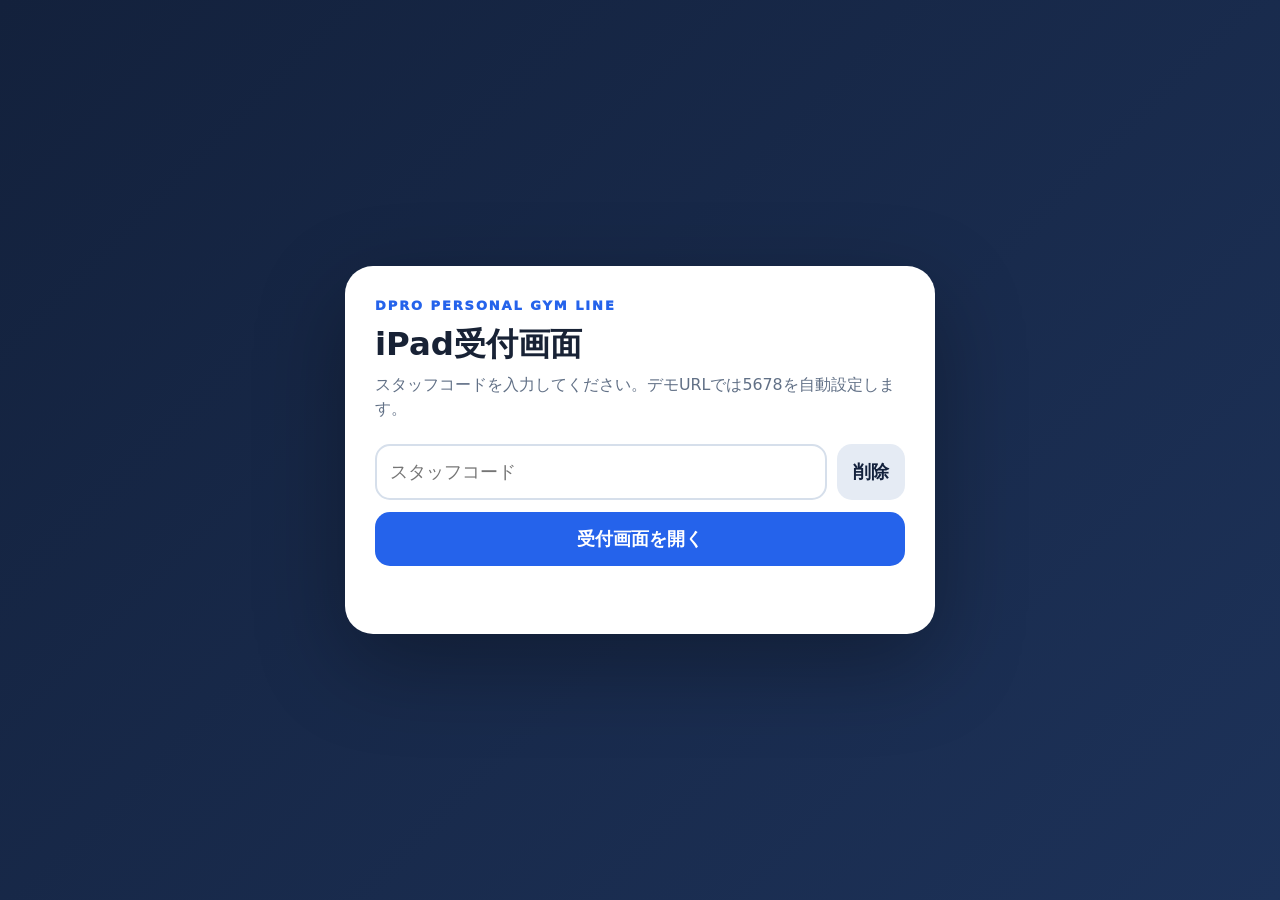
<file: owner-ipad.html>
<!DOCTYPE html>
<html lang="ja">
<head>
<meta charset="utf-8"><meta name="viewport" content="width=device-width,initial-scale=1,viewport-fit=cover">
<title>DPRO パーソナルジム｜iPad受付</title><meta name="robots" content="noindex,nofollow">
<style>
:root{--navy:#13213c;--navy2:#1d3259;--blue:#2563eb;--green:#087a55;--red:#c93444;--amber:#a56500;--purple:#7247b8;--text:#182235;--muted:#617086;--line:#d6dfeb;--bg:#eef2f7}
*{box-sizing:border-box}html{font-size:18px}body{margin:0;color:var(--text);background:var(--bg);font-family:system-ui,-apple-system,BlinkMacSystemFont,"Segoe UI",sans-serif;line-height:1.55}
button,input,textarea,select{font:inherit}button{cursor:pointer}.hidden{display:none!important}
.gate{position:fixed;inset:0;z-index:100;display:grid;place-items:center;padding:22px;background:linear-gradient(135deg,var(--navy),var(--navy2))}
.gate-card{width:min(590px,100%);border-radius:28px;padding:30px;background:#fff;box-shadow:0 30px 90px rgba(0,0,0,.3)}
.brand{margin:0;color:var(--blue);font-size:.72rem;font-weight:950;letter-spacing:.15em}h1,h2,h3{line-height:1.35}.gate h1{margin:7px 0 0;font-size:1.8rem}.sub{margin:6px 0 0;color:var(--muted);font-size:.88rem}
.auth-row{display:grid;grid-template-columns:1fr auto;gap:10px;margin-top:22px}
input,textarea,select{width:100%;min-height:56px;border:2px solid var(--line);border-radius:15px;padding:10px 13px;background:#fff}textarea{min-height:110px;resize:vertical}
.btn{min-height:54px;border:0;border-radius:15px;padding:10px 16px;font-weight:950}.btn-full{width:100%;margin-top:12px}.btn-blue{color:#fff;background:var(--blue)}.btn-green{color:#fff;background:var(--green)}.btn-red{color:#fff;background:var(--red)}.btn-purple{color:#fff;background:var(--purple)}.btn-dark{color:#fff;background:var(--navy)}.btn-soft{color:var(--navy);background:#e5ebf4}.btn:disabled{cursor:not-allowed;opacity:.58}
.gate-message{min-height:28px;margin:10px 0 0;color:var(--red);font-weight:900}
.header{position:sticky;top:0;z-index:30;color:#fff;background:linear-gradient(135deg,var(--navy),var(--navy2));box-shadow:0 5px 18px rgba(20,36,65,.22)}
.header-inner{max-width:1280px;margin:auto;padding:13px 18px;display:flex;align-items:center;justify-content:space-between;gap:14px}.header h1{margin:2px 0 0;font-size:1.25rem}.header .brand{color:#c7d9ff}.header-actions{display:flex;gap:8px}.header-actions .btn{min-height:46px;padding:7px 12px}
.tabs{position:sticky;top:75px;z-index:25;display:grid;grid-template-columns:repeat(3,1fr);gap:8px;max-width:1280px;margin:auto;padding:10px 18px;background:rgba(238,242,247,.96)}
.tab{min-height:56px;border:1px solid var(--line);border-radius:15px;background:#fff;color:#526177;font-weight:950}.tab.active{color:#fff;background:var(--blue)}
main{max-width:1280px;margin:auto;padding:8px 18px 30px}.view{display:none}.view.active{display:block}.page-head{display:flex;justify-content:space-between;align-items:end;gap:12px;margin:10px 0 14px}.page-head h2{margin:0}.page-actions{display:flex;align-items:end;gap:8px;flex-wrap:wrap}.field{width:210px}label{display:block;margin-bottom:4px;color:#46546a;font-size:.76rem;font-weight:900}
.stats{display:grid;grid-template-columns:repeat(4,1fr);gap:10px;margin-bottom:13px}.stat{border:1px solid var(--line);border-radius:18px;padding:14px;background:#fff}.stat span{display:block;color:var(--muted);font-size:.72rem;font-weight:900}.stat strong{font-size:1.75rem}.stat.blue{background:#f2f7ff}.stat.green{background:#f0faf6}.stat.red{background:#fff4f5}.stat.purple{background:#f8f3ff}
.panel{border:1px solid var(--line);border-radius:20px;padding:17px;background:#fff}.list{display:grid;gap:10px;margin-top:12px}.item,.customer-card{border:1px solid var(--line);border-radius:16px;padding:14px;background:#fafbfd}.item-top{display:flex;justify-content:space-between;gap:10px}.item-name{font-weight:950}.item-meta{margin-top:3px;color:var(--muted);font-size:.82rem}
.badge{display:inline-flex;white-space:nowrap;border-radius:999px;padding:5px 10px;font-size:.7rem;font-weight:950;background:#e7edf5}.badge.green{color:#066443;background:#e1f7ee}.badge.red{color:#a32331;background:#ffeaed}.badge.amber{color:#805300;background:#fff0c5}.badge.blue{color:#174dac;background:#e5efff}.badge.purple{color:#60389d;background:#efe7fb}
.actions{display:grid;grid-template-columns:repeat(2,1fr);gap:8px;margin-top:12px}.safety{margin-top:9px;border-radius:12px;padding:9px 11px;color:#8a2933;background:#fff0f2;font-size:.8rem;font-weight:850}.goal{margin-top:8px;border-radius:12px;padding:9px 11px;color:#174dac;background:#eaf2ff;font-size:.8rem}.ticket{display:inline-block;margin-top:7px;border-radius:11px;padding:4px 10px;color:#075f43;background:#e0f7ed;font-weight:950}
.filters{display:grid;grid-template-columns:1fr 1fr 1fr auto;gap:9px;align-items:end;margin-bottom:13px}.search-row{display:grid;grid-template-columns:1fr auto;gap:9px;margin-bottom:12px}.customer-grid{display:grid;grid-template-columns:1fr 1fr;gap:10px}.empty,.loading{border:1px dashed #c6cfdb;border-radius:15px;padding:28px 10px;text-align:center;color:var(--muted);background:#fafbfd}
.notice{border-radius:13px;padding:10px 12px;margin:11px 0;color:#775200;background:#fff4d5;font-size:.83rem}.toast{position:fixed;right:18px;bottom:18px;z-index:120;max-width:500px;border-radius:14px;padding:13px 17px;color:#fff;background:var(--green);font-weight:950}
.modal{position:fixed;inset:0;z-index:80;display:grid;place-items:center;padding:18px;background:rgba(6,16,34,.62)}.modal-card{width:min(900px,100%);max-height:94vh;overflow:auto;border-radius:23px;padding:19px;background:#fff}.modal-head{display:flex;justify-content:space-between;gap:12px}.close{width:50px;height:50px;border:0;border-radius:14px;background:#e5ebf4;font-weight:950}.form-grid{display:grid;grid-template-columns:1fr 1fr;gap:11px}.span-2{grid-column:1/-1}.modal-actions{display:grid;grid-template-columns:1fr 1fr 1.4fr;gap:9px;margin-top:14px}.session-summary{border-radius:13px;padding:11px 13px;margin:12px 0;color:#60389d;background:#f1eafb;font-weight:900}.required::after{content:" 必須";color:var(--red);font-size:.7rem}
@media(max-width:850px){.stats{grid-template-columns:1fr 1fr}.customer-grid{grid-template-columns:1fr}.filters{grid-template-columns:1fr 1fr}.filters .btn{grid-column:1/-1}.page-head{align-items:start}}
@media(max-width:620px){html{font-size:17px}.header-inner{padding:11px}.header-actions .cross-link{display:none}.tabs{top:72px;padding:8px}.tab{font-size:.82rem}main{padding:6px 9px 24px}.page-head{display:block}.page-actions{margin-top:9px}.field{width:100%}.actions,.modal-actions{grid-template-columns:1fr}.panel{padding:13px}.form-grid{grid-template-columns:1fr}.span-2{grid-column:auto}}

.tab.active{background:var(--blue)}
</style>
</head>
<body data-dpro-next-step="GYM-NEXT-6" data-dpro-role="reception">

<div class="gate" id="loginGate"><div class="gate-card"><p class="brand">DPRO PERSONAL GYM LINE</p><h1>iPad受付画面</h1><p class="sub">スタッフコードを入力してください。デモURLでは5678を自動設定します。</p><div class="auth-row"><input id="staffCode" type="password" inputmode="numeric" placeholder="スタッフコード"><button class="btn btn-soft" onclick="clearStaffCode()">削除</button></div><button class="btn btn-blue btn-full" id="loginButton" onclick="login()">受付画面を開く</button><p class="gate-message" id="loginMessage"></p></div></div>
<div class="hidden" id="app"><header class="header"><div class="header-inner"><div><p class="brand">RECEPTION</p><h1 id="facilityName">iPad受付</h1></div><div class="header-actions"><button class="btn btn-soft cross-link" onclick="openStaff()">スタッフ画面</button><button class="btn btn-soft" onclick="reloadCurrent()">再読込</button><button class="btn btn-red" onclick="logout()">コード削除</button></div></div></header>
<nav class="tabs"><button class="tab active" data-view="today" onclick="showView('today')">本日の受付 <span id="todayCount">-</span></button><button class="tab" data-view="schedule" onclick="showView('schedule')">予約一覧 <span id="scheduleCount">-</span></button><button class="tab" data-view="customers" onclick="showView('customers')">簡易会員検索</button></nav>
<main>
<section class="view active" id="view-today"><div class="page-head"><div><h2>本日の受付</h2><p class="sub" id="todayLabel">来店受付と開始までを操作します。</p></div><div class="page-actions"><div class="field"><label for="todayDate">表示日</label><input id="todayDate" type="date"></div><button class="btn btn-blue" onclick="loadToday()">表示</button></div></div><div class="stats"><div class="stat blue"><span>予約</span><strong id="statTotal">-</strong></div><div class="stat red"><span>承認待ち</span><strong id="statPending">-</strong></div><div class="stat green"><span>来店済み</span><strong id="statArrived">-</strong></div><div class="stat purple"><span>実施中</span><strong id="statSession">-</strong></div></div><div class="notice">設定・入会・プラン変更・回数券調整・キャンセル確定はPC管理で行います。</div><div class="panel"><h3>予約と進行状況</h3><div class="list" id="todayList"></div></div></section>
<section class="view" id="view-schedule"><div class="page-head"><div><h2>予約一覧</h2><p class="sub">7日間の予約を確認します。</p></div></div><div class="panel"><div class="filters"><div><label for="scheduleFrom">開始日</label><input id="scheduleFrom" type="date"></div><div><label for="scheduleStatus">状態</label><select id="scheduleStatus"><option value="">すべて</option><option value="requested">承認待ち</option><option value="confirmed">予約確定</option><option value="arrived">来店済み</option><option value="in_session">実施中</option><option value="completed">完了</option><option value="no_show">未来店</option></select></div><div></div><button class="btn btn-blue" onclick="loadSchedule()">表示</button></div><div class="list" id="scheduleList"></div></div></section>
<section class="view" id="view-customers"><div class="page-head"><div><h2>簡易会員検索</h2><p class="sub">氏名・電話番号・会員番号を2文字以上入力。電話番号自体は表示しません。</p></div></div><div class="panel"><div class="search-row"><input id="customerQuery" type="search" placeholder="氏名・電話番号・会員番号"><button class="btn btn-blue" onclick="loadCustomers()">検索</button></div><div class="customer-grid" id="customerList"></div></div></section>
</main></div>

<div class="toast hidden" id="toast"></div>
<script src="config.js"></script><script>
const CONFIG=window.DPRO_GYM_CONFIG,API=String(CONFIG.workerBaseUrl||'').replace(/\/$/,''),FACILITY=CONFIG.facilityCode;
const params=new URLSearchParams(location.search);const state={staffKey:'',view:'today',today:null,schedule:[],customers:[],facilityData:null};
document.addEventListener('DOMContentLoaded',()=>{const today=todayYmd();valSet('todayDate',today);valSet('scheduleFrom',today);if(params.get('demo')==='1'){valSet('staffCode',CONFIG.demoStaffCode||'5678');login()}});
async function login(){const key=val('staffCode');if(!key)return setText('loginMessage','スタッフコードを入力してください。');const b=document.getElementById('loginButton');b.disabled=true;b.textContent='確認中…';try{state.staffKey=key;const[health,todayData,facility]=await Promise.all([api('/api/staff/health'),api(`/api/staff/today?facility_code=${FACILITY}&date=${todayYmd()}`),publicApi(`/api/public/facility?facility_code=${FACILITY}`)]);if(health.role!=='staff')throw new Error('スタッフ認証を確認できません。');state.facilityData=facility;state.today=todayData;setText('facilityName',`${todayData.facility.facility_name}｜iPad受付`);document.getElementById('loginGate').classList.add('hidden');document.getElementById('app').classList.remove('hidden');renderToday()}catch(e){state.staffKey='';setText('loginMessage',e.message)}finally{b.disabled=false;b.textContent='受付画面を開く'}}
function clearStaffCode(){valSet('staffCode','');document.getElementById('staffCode').focus()}function logout(){state.staffKey='';clearStaffCode();document.getElementById('app').classList.add('hidden');document.getElementById('loginGate').classList.remove('hidden')}
function openStaff(){window.open(`${CONFIG.staffPageUrl||'staff.html'}${params.get('demo')==='1'?'?demo=1':''}`,'_blank')}
function showView(view){state.view=view;document.querySelectorAll('.view').forEach(e=>e.classList.toggle('active',e.id===`view-${view}`));document.querySelectorAll('.tab').forEach(e=>e.classList.toggle('active',e.dataset.view===view));if(view==='schedule')loadSchedule();if(view==='customers')document.getElementById('customerQuery').focus()}
function reloadCurrent(){if(state.view==='today')loadToday();else if(state.view==='schedule')loadSchedule();else loadCustomers()}
async function loadToday(){const date=val('todayDate')||todayYmd(),list=document.getElementById('todayList');list.innerHTML=loading();try{state.today=await api(`/api/staff/today?facility_code=${FACILITY}&date=${date}`);renderToday()}catch(e){list.innerHTML=empty(e.message);toast(e.message,true)}}
function renderToday(){const rows=state.today?.reservations||[];setText('todayLabel',`${formatDate(state.today?.date||todayYmd())}の予約`);setText('statTotal',rows.length);setText('statPending',rows.filter(r=>r.status==='requested').length);setText('statArrived',rows.filter(r=>r.status==='arrived').length);setText('statSession',rows.filter(r=>r.status==='in_session').length);setText('todayCount',rows.length);document.getElementById('todayList').innerHTML=rows.length?rows.map(reservationCard).join(''):empty('予約はありません。')}
async function loadSchedule(){const from=val('scheduleFrom')||todayYmd(),status=val('scheduleStatus'),q=new URLSearchParams({facility_code:FACILITY,date_from:from,date_to:addDaysYmd(from,6)});if(status)q.set('status',status);const list=document.getElementById('scheduleList');list.innerHTML=loading();try{const data=await api(`/api/staff/reservations?${q}`);state.schedule=data.reservations||[];setText('scheduleCount',state.schedule.length);list.innerHTML=state.schedule.length?state.schedule.map(reservationCard).join(''):empty('予約はありません。')}catch(e){list.innerHTML=empty(e.message);toast(e.message,true)}}
function reservationCard(r){const c=r.customer||{},s=statusInfo(r.status),warn=[c.precautions,c.concern].filter(Boolean).join(' / ');return `<article class="item"><div class="item-top"><div><div class="item-name">${esc(formatDateTime(r.start_at))}　${esc(c.full_name||'会員未取得')}</div><div class="item-meta">${esc(serviceName(r.service_code))} / ${esc(trainerName(r.trainer_code))}<br>${esc(c.customer_no||'')}　残り${Number(c.ticket_remaining||0)}回</div></div><span class="badge ${s.color}">${esc(s.label)}</span></div>${warn?`<div class="safety">注意：${esc(warn)}</div>`:''}<div class="actions">${statusButtons(r)}</div></article>`}
function statusButtons(r){const id=attr(r.id);if(r.status==='requested')return `<button class="btn btn-green" onclick="changeStatus('${id}','confirmed')">予約確定</button>`;if(r.status==='confirmed')return `<button class="btn btn-blue" onclick="changeStatus('${id}','arrived')">来店</button><button class="btn btn-red" onclick="changeStatus('${id}','no_show')">未来店</button>`;if(r.status==='arrived')return `<button class="btn btn-purple" onclick="changeStatus('${id}','in_session')">開始</button>`;if(r.status==='in_session')return '<button class="btn btn-dark" onclick="openStaff()">スタッフ画面で記録・完了</button>';if(['cancel_requested','change_requested'].includes(r.status))return '<button class="btn btn-soft" disabled>PC管理で対応</button>';return '<button class="btn btn-soft" disabled>更新済み</button>'}
async function changeStatus(id,status){try{await api('/api/staff/reservations/status',{method:'POST',body:{facility_code:FACILITY,reservation_id:id,status,created_by:'ipad_reception'}});toast('予約状態を更新しました。');state.view==='today'?await loadToday():await loadSchedule()}catch(e){toast(e.message,true)}}
async function loadCustomers(){const q=val('customerQuery'),list=document.getElementById('customerList');if(q.length<2){list.innerHTML=empty('2文字以上入力してください。');return}list.innerHTML=loading();try{const data=await api(`/api/staff/customers?facility_code=${FACILITY}&q=${encodeURIComponent(q)}`);state.customers=data.customers||[];list.innerHTML=state.customers.length?state.customers.map(customerCard).join(''):empty('会員が見つかりません。')}catch(e){list.innerHTML=empty(e.message);toast(e.message,true)}}
function customerCard(c){const warn=[c.precautions,c.concern].filter(Boolean).join(' / ');return `<article class="customer-card"><div class="item-top"><div><div class="item-name">${esc(c.full_name||'氏名未登録')}</div><div class="item-meta">${esc(c.customer_no||'')}<br>${esc(c.plan_name||'プラン未設定')} / 最終来店 ${esc(c.last_visit_on||'-')}</div></div><span class="badge ${c.status==='member'?'green':'amber'}">${esc(customerStatus(c.status))}</span></div><span class="ticket">残り${Number(c.ticket_remaining||0)}回 / ${esc(c.ticket_expires_on||'期限未設定')}</span>${c.goal?`<div class="goal">目標：${esc(c.goal)}</div>`:''}${warn?`<div class="safety">注意：${esc(warn)}</div>`:''}</article>`}

async function api(path,opt={}){return request(path,{...opt,headers:{'Content-Type':'application/json','X-Staff-Key':state.staffKey,...(opt.headers||{})}})}
async function publicApi(path,opt={}){return request(path,{...opt,headers:{'Content-Type':'application/json',...(opt.headers||{})}})}
async function request(path,opt){const response=await fetch(`${API}${path}`,{method:opt.method||'GET',headers:opt.headers,body:opt.body?JSON.stringify(opt.body):undefined,cache:'no-store'}),text=await response.text();let data;try{data=text?JSON.parse(text):{}}catch(_){data={message:text}}if(!response.ok||data.ok===false)throw new Error(data.message||`HTTP ${response.status}`);return data}
function statusInfo(status){return({requested:{label:'承認待ち',color:'amber'},confirmed:{label:'予約確定',color:'green'},arrived:{label:'来店済み',color:'blue'},in_session:{label:'実施中',color:'purple'},completed:{label:'完了',color:'green'},change_requested:{label:'変更希望',color:'amber'},cancel_requested:{label:'キャンセル希望',color:'red'},cancelled:{label:'キャンセル',color:'red'},no_show:{label:'未来店',color:'red'}})[status]||{label:status||'-',color:''}}
function serviceName(code){return state.facilityData?.services?.find(item=>item.service_code===code)?.service_name||code||'-'}
function trainerName(code){return code?(state.facilityData?.trainers?.find(item=>item.trainer_code===code)?.trainer_name||code):'おまかせ'}
function customerStatus(status){return({trial:'体験',member:'入会済',continuation:'継続相談',inactive:'休眠',withdrawn:'退会'})[status]||status||'-'}
function toast(message,isError=false){const e=document.getElementById('toast');e.textContent=message;e.style.background=isError?'var(--red)':'var(--green)';e.classList.remove('hidden');clearTimeout(toast.timer);toast.timer=setTimeout(()=>e.classList.add('hidden'),3500)}
function empty(message){return `<div class="empty">${esc(message)}</div>`}function loading(){return '<div class="loading">読み込んでいます…</div>'}
function val(id){return document.getElementById(id).value.trim()}function valSet(id,value){document.getElementById(id).value=value??''}function setText(id,value){document.getElementById(id).textContent=value??'-'}
function todayYmd(){return new Intl.DateTimeFormat('en-CA',{timeZone:'Asia/Tokyo',year:'numeric',month:'2-digit',day:'2-digit'}).format(new Date())}
function addDaysYmd(ymd,days){const d=new Date(`${ymd}T12:00:00+09:00`);d.setUTCDate(d.getUTCDate()+days);return new Intl.DateTimeFormat('en-CA',{timeZone:'Asia/Tokyo',year:'numeric',month:'2-digit',day:'2-digit'}).format(d)}
function formatDate(value){return new Intl.DateTimeFormat('ja-JP',{timeZone:'Asia/Tokyo',month:'numeric',day:'numeric',weekday:'short'}).format(new Date(`${value}T00:00:00+09:00`))}
function formatDateTime(value){if(!value)return'-';return new Intl.DateTimeFormat('ja-JP',{timeZone:'Asia/Tokyo',month:'numeric',day:'numeric',weekday:'short',hour:'2-digit',minute:'2-digit'}).format(new Date(value))}
function esc(value){return String(value??'').replace(/[&<>"']/g,c=>({'&':'&amp;','<':'&lt;','>':'&gt;','"':'&quot;',"'":'&#39;'})[c])}function attr(value){return esc(value)}
</script>
</body></html>
</file>
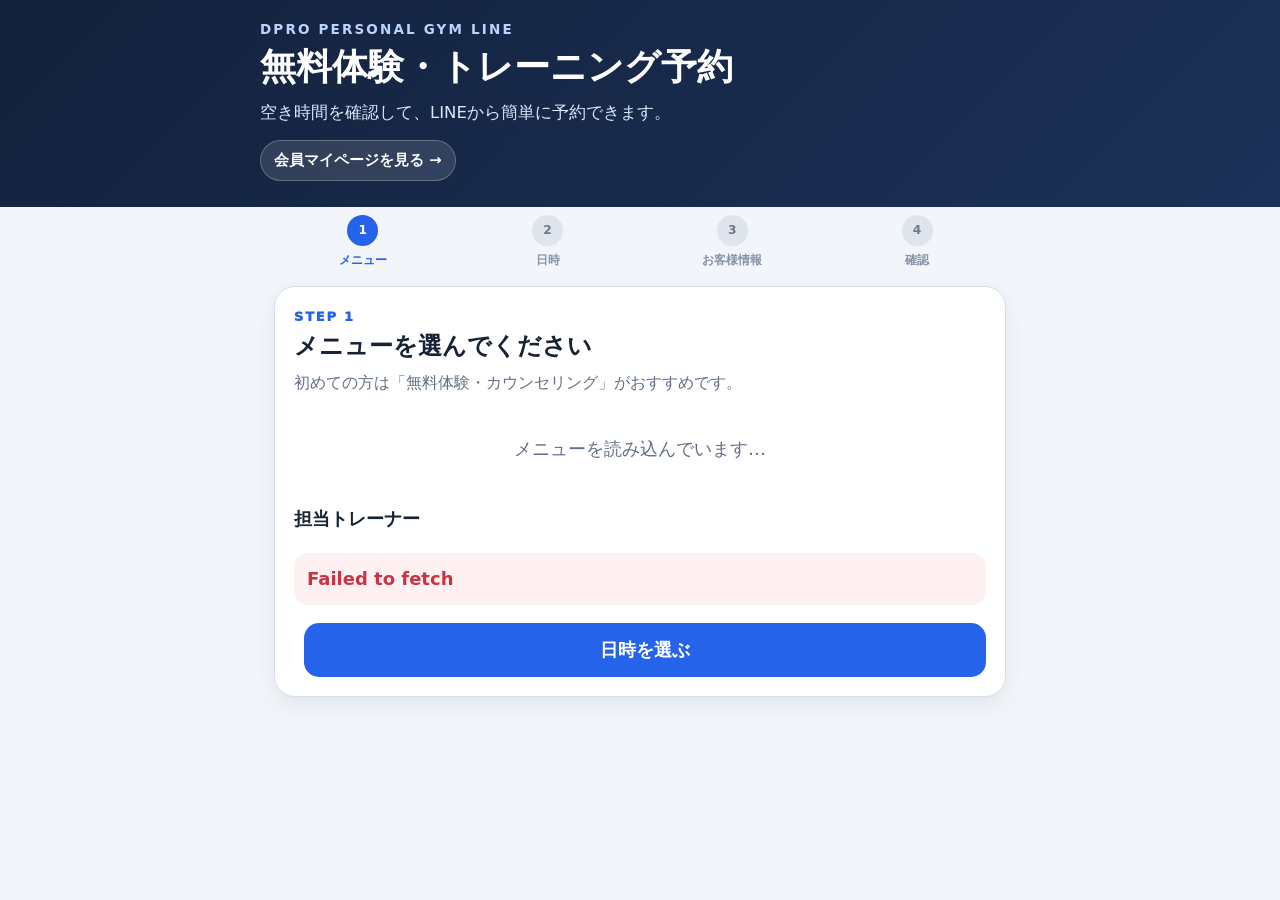
<file: reserve.html>
<!DOCTYPE html>
<html lang="ja">
<head>
  <meta charset="utf-8">
  <meta name="viewport" content="width=device-width, initial-scale=1">
  <meta http-equiv="refresh" content="0; url=index.html">
  <title>DPRO パーソナルジム｜予約画面へ移動</title>
  <meta name="robots" content="noindex,nofollow">
  <style>
    :root { --navy:#13213c; --blue:#2563eb; --text:#182235; --muted:#617086; --line:#d6dfeb; --bg:#eef2f7; }
    * { box-sizing:border-box; }
    html { font-size:18px; }
    body { min-height:100vh; margin:0; display:grid; place-items:center; padding:20px; color:var(--text); background:linear-gradient(135deg,var(--bg),#fff); font-family:system-ui,-apple-system,BlinkMacSystemFont,"Segoe UI",sans-serif; line-height:1.65; }
    main { width:min(620px,100%); border:1px solid var(--line); border-radius:24px; padding:28px; text-align:center; background:#fff; box-shadow:0 20px 60px rgba(20,38,70,.12); }
    .brand { margin:0; color:var(--blue); font-size:.72rem; font-weight:950; letter-spacing:.15em; }
    h1 { margin:7px 0 0; color:var(--navy); font-size:1.55rem; line-height:1.4; }
    p { margin:9px 0 0; color:var(--muted); }
    a { display:inline-grid; place-items:center; min-height:56px; margin-top:20px; border-radius:15px; padding:10px 22px; color:#fff; background:var(--blue); text-decoration:none; font-weight:950; }
  </style>
</head>
<body>
  <main>
    <p class="brand">DPRO PERSONAL GYM LINE</p>
    <h1>新しい予約画面へ移動します</h1>
    <p>自動で移動しない場合は、下のボタンを押してください。</p>
    <a id="bookingLink" href="index.html">予約画面を開く</a>
  </main>
  <script>
    (() => {
      const target = new URL('index.html', window.location.href);
      target.search = window.location.search;
      target.hash = window.location.hash;
      document.getElementById('bookingLink').href = target.href;
      window.location.replace(target.href);
    })();
  </script>
</body>
</html>
</file>
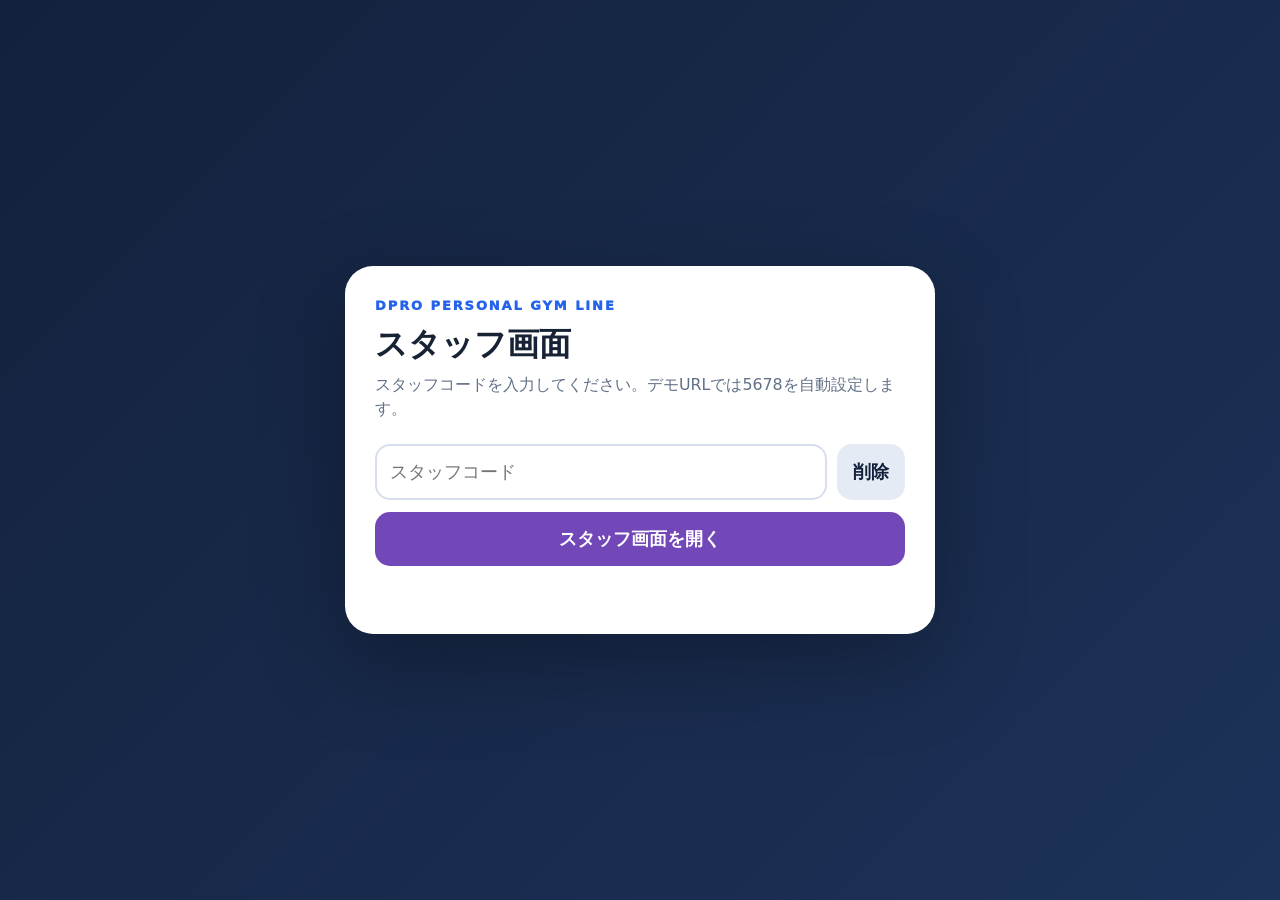
<file: staff.html>
<!DOCTYPE html>
<html lang="ja">
<head>
<meta charset="utf-8"><meta name="viewport" content="width=device-width,initial-scale=1,viewport-fit=cover">
<title>DPRO パーソナルジム｜スタッフ</title><meta name="robots" content="noindex,nofollow">
<style>
:root{--navy:#13213c;--navy2:#1d3259;--blue:#2563eb;--green:#087a55;--red:#c93444;--amber:#a56500;--purple:#7247b8;--text:#182235;--muted:#617086;--line:#d6dfeb;--bg:#eef2f7}
*{box-sizing:border-box}html{font-size:18px}body{margin:0;color:var(--text);background:var(--bg);font-family:system-ui,-apple-system,BlinkMacSystemFont,"Segoe UI",sans-serif;line-height:1.55}
button,input,textarea,select{font:inherit}button{cursor:pointer}.hidden{display:none!important}
.gate{position:fixed;inset:0;z-index:100;display:grid;place-items:center;padding:22px;background:linear-gradient(135deg,var(--navy),var(--navy2))}
.gate-card{width:min(590px,100%);border-radius:28px;padding:30px;background:#fff;box-shadow:0 30px 90px rgba(0,0,0,.3)}
.brand{margin:0;color:var(--blue);font-size:.72rem;font-weight:950;letter-spacing:.15em}h1,h2,h3{line-height:1.35}.gate h1{margin:7px 0 0;font-size:1.8rem}.sub{margin:6px 0 0;color:var(--muted);font-size:.88rem}
.auth-row{display:grid;grid-template-columns:1fr auto;gap:10px;margin-top:22px}
input,textarea,select{width:100%;min-height:56px;border:2px solid var(--line);border-radius:15px;padding:10px 13px;background:#fff}textarea{min-height:110px;resize:vertical}
.btn{min-height:54px;border:0;border-radius:15px;padding:10px 16px;font-weight:950}.btn-full{width:100%;margin-top:12px}.btn-blue{color:#fff;background:var(--blue)}.btn-green{color:#fff;background:var(--green)}.btn-red{color:#fff;background:var(--red)}.btn-purple{color:#fff;background:var(--purple)}.btn-dark{color:#fff;background:var(--navy)}.btn-soft{color:var(--navy);background:#e5ebf4}.btn:disabled{cursor:not-allowed;opacity:.58}
.gate-message{min-height:28px;margin:10px 0 0;color:var(--red);font-weight:900}
.header{position:sticky;top:0;z-index:30;color:#fff;background:linear-gradient(135deg,var(--navy),var(--navy2));box-shadow:0 5px 18px rgba(20,36,65,.22)}
.header-inner{max-width:1280px;margin:auto;padding:13px 18px;display:flex;align-items:center;justify-content:space-between;gap:14px}.header h1{margin:2px 0 0;font-size:1.25rem}.header .brand{color:#c7d9ff}.header-actions{display:flex;gap:8px}.header-actions .btn{min-height:46px;padding:7px 12px}
.tabs{position:sticky;top:75px;z-index:25;display:grid;grid-template-columns:repeat(3,1fr);gap:8px;max-width:1280px;margin:auto;padding:10px 18px;background:rgba(238,242,247,.96)}
.tab{min-height:56px;border:1px solid var(--line);border-radius:15px;background:#fff;color:#526177;font-weight:950}.tab.active{color:#fff;background:var(--blue)}
main{max-width:1280px;margin:auto;padding:8px 18px 30px}.view{display:none}.view.active{display:block}.page-head{display:flex;justify-content:space-between;align-items:end;gap:12px;margin:10px 0 14px}.page-head h2{margin:0}.page-actions{display:flex;align-items:end;gap:8px;flex-wrap:wrap}.field{width:210px}label{display:block;margin-bottom:4px;color:#46546a;font-size:.76rem;font-weight:900}
.stats{display:grid;grid-template-columns:repeat(4,1fr);gap:10px;margin-bottom:13px}.stat{border:1px solid var(--line);border-radius:18px;padding:14px;background:#fff}.stat span{display:block;color:var(--muted);font-size:.72rem;font-weight:900}.stat strong{font-size:1.75rem}.stat.blue{background:#f2f7ff}.stat.green{background:#f0faf6}.stat.red{background:#fff4f5}.stat.purple{background:#f8f3ff}
.panel{border:1px solid var(--line);border-radius:20px;padding:17px;background:#fff}.list{display:grid;gap:10px;margin-top:12px}.item,.customer-card{border:1px solid var(--line);border-radius:16px;padding:14px;background:#fafbfd}.item-top{display:flex;justify-content:space-between;gap:10px}.item-name{font-weight:950}.item-meta{margin-top:3px;color:var(--muted);font-size:.82rem}
.badge{display:inline-flex;white-space:nowrap;border-radius:999px;padding:5px 10px;font-size:.7rem;font-weight:950;background:#e7edf5}.badge.green{color:#066443;background:#e1f7ee}.badge.red{color:#a32331;background:#ffeaed}.badge.amber{color:#805300;background:#fff0c5}.badge.blue{color:#174dac;background:#e5efff}.badge.purple{color:#60389d;background:#efe7fb}
.actions{display:grid;grid-template-columns:repeat(2,1fr);gap:8px;margin-top:12px}.safety{margin-top:9px;border-radius:12px;padding:9px 11px;color:#8a2933;background:#fff0f2;font-size:.8rem;font-weight:850}.goal{margin-top:8px;border-radius:12px;padding:9px 11px;color:#174dac;background:#eaf2ff;font-size:.8rem}.ticket{display:inline-block;margin-top:7px;border-radius:11px;padding:4px 10px;color:#075f43;background:#e0f7ed;font-weight:950}
.filters{display:grid;grid-template-columns:1fr 1fr 1fr auto;gap:9px;align-items:end;margin-bottom:13px}.search-row{display:grid;grid-template-columns:1fr auto;gap:9px;margin-bottom:12px}.customer-grid{display:grid;grid-template-columns:1fr 1fr;gap:10px}.empty,.loading{border:1px dashed #c6cfdb;border-radius:15px;padding:28px 10px;text-align:center;color:var(--muted);background:#fafbfd}
.notice{border-radius:13px;padding:10px 12px;margin:11px 0;color:#775200;background:#fff4d5;font-size:.83rem}.toast{position:fixed;right:18px;bottom:18px;z-index:120;max-width:500px;border-radius:14px;padding:13px 17px;color:#fff;background:var(--green);font-weight:950}
.modal{position:fixed;inset:0;z-index:80;display:grid;place-items:center;padding:18px;background:rgba(6,16,34,.62)}.modal-card{width:min(900px,100%);max-height:94vh;overflow:auto;border-radius:23px;padding:19px;background:#fff}.modal-head{display:flex;justify-content:space-between;gap:12px}.close{width:50px;height:50px;border:0;border-radius:14px;background:#e5ebf4;font-weight:950}.form-grid{display:grid;grid-template-columns:1fr 1fr;gap:11px}.span-2{grid-column:1/-1}.modal-actions{display:grid;grid-template-columns:1fr 1fr 1.4fr;gap:9px;margin-top:14px}.session-summary{border-radius:13px;padding:11px 13px;margin:12px 0;color:#60389d;background:#f1eafb;font-weight:900}.required::after{content:" 必須";color:var(--red);font-size:.7rem}
@media(max-width:850px){.stats{grid-template-columns:1fr 1fr}.customer-grid{grid-template-columns:1fr}.filters{grid-template-columns:1fr 1fr}.filters .btn{grid-column:1/-1}.page-head{align-items:start}}
@media(max-width:620px){html{font-size:17px}.header-inner{padding:11px}.header-actions .cross-link{display:none}.tabs{top:72px;padding:8px}.tab{font-size:.82rem}main{padding:6px 9px 24px}.page-head{display:block}.page-actions{margin-top:9px}.field{width:100%}.actions,.modal-actions{grid-template-columns:1fr}.panel{padding:13px}.form-grid{grid-template-columns:1fr}.span-2{grid-column:auto}}

.tab.active{background:var(--purple)}
</style>
</head>
<body data-dpro-next-step="GYM-NEXT-6" data-dpro-role="staff">

<div class="gate" id="loginGate"><div class="gate-card"><p class="brand">DPRO PERSONAL GYM LINE</p><h1>スタッフ画面</h1><p class="sub">スタッフコードを入力してください。デモURLでは5678を自動設定します。</p><div class="auth-row"><input id="staffCode" type="password" inputmode="numeric" placeholder="スタッフコード"><button class="btn btn-soft" onclick="clearStaffCode()">削除</button></div><button class="btn btn-purple btn-full" id="loginButton" onclick="login()">スタッフ画面を開く</button><p class="gate-message" id="loginMessage"></p></div></div>
<div class="hidden" id="app"><header class="header"><div class="header-inner"><div><p class="brand">TRAINER / STAFF</p><h1 id="facilityName">スタッフ画面</h1></div><div class="header-actions"><button class="btn btn-soft cross-link" onclick="openReception()">iPad受付</button><button class="btn btn-soft" onclick="reloadCurrent()">再読込</button><button class="btn btn-red" onclick="logout()">コード削除</button></div></div></header>
<nav class="tabs"><button class="tab active" data-view="today" onclick="showView('today')">本日の担当 <span id="todayCount">-</span></button><button class="tab" data-view="schedule" onclick="showView('schedule')">予約一覧 <span id="scheduleCount">-</span></button><button class="tab" data-view="customers" onclick="showView('customers')">会員確認</button></nav>
<main>
<section class="view active" id="view-today"><div class="page-head"><div><h2>本日の担当セッション</h2><p class="sub" id="todayLabel">注意事項を確認して記録します。</p></div><div class="page-actions"><div class="field"><label for="todayTrainer">担当者</label><select id="todayTrainer" onchange="renderToday()"></select></div><div class="field"><label for="todayDate">表示日</label><input id="todayDate" type="date"></div><button class="btn btn-purple" onclick="loadToday()">表示</button></div></div><div class="stats"><div class="stat blue"><span>表示予約</span><strong id="statTotal">-</strong></div><div class="stat green"><span>来店済み</span><strong id="statArrived">-</strong></div><div class="stat purple"><span>実施中</span><strong id="statSession">-</strong></div><div class="stat red"><span>注意あり</span><strong id="statWarnings">-</strong></div></div><div class="panel"><h3>セッション一覧</h3><div class="list" id="todayList"></div></div></section>
<section class="view" id="view-schedule"><div class="page-head"><div><h2>予約一覧</h2></div></div><div class="panel"><div class="filters"><div><label for="scheduleFrom">開始日</label><input id="scheduleFrom" type="date"></div><div><label for="scheduleTrainer">担当者</label><select id="scheduleTrainer"></select></div><div><label for="scheduleStatus">状態</label><select id="scheduleStatus"><option value="">すべて</option><option value="confirmed">予約確定</option><option value="arrived">来店済み</option><option value="in_session">実施中</option><option value="completed">完了</option></select></div><button class="btn btn-purple" onclick="loadSchedule()">表示</button></div><div class="list" id="scheduleList"></div></div></section>
<section class="view" id="view-customers"><div class="page-head"><div><h2>会員確認</h2><p class="sub">氏名・電話番号・会員番号を2文字以上入力。電話番号自体は表示しません。</p></div></div><div class="panel"><div class="search-row"><input id="customerQuery" type="search" placeholder="氏名・電話番号・会員番号"><button class="btn btn-purple" onclick="loadCustomers()">検索</button></div><div class="customer-grid" id="customerList"></div></div></section>
</main></div>
<div class="modal hidden" id="sessionModal"><div class="modal-card"><div class="modal-head"><div><p class="brand">SESSION RECORD</p><h2 id="sessionTitle">セッション記録</h2></div><button class="close" onclick="closeRecord()">×</button></div><div class="session-summary" id="sessionMeta">予約を選択してください。</div><div class="form-grid"><div class="span-2"><label for="condition">体調・確認事項</label><textarea id="condition"></textarea></div><div class="span-2"><label class="required" for="summary">実施内容</label><textarea id="summary"></textarea></div><div class="span-2"><label for="trainerNote">内部メモ</label><textarea id="trainerNote"></textarea></div><div><label for="nextFocus">次回の重点</label><textarea id="nextFocus"></textarea></div><div><label for="memberComment">会員向けコメント</label><textarea id="memberComment"></textarea></div></div><div class="modal-actions"><button class="btn btn-soft" onclick="closeRecord()">閉じる</button><button class="btn btn-blue" id="saveButton" onclick="saveRecord()">下書き保存</button><button class="btn btn-green" id="completeButton" onclick="completeSession()">記録して完了</button></div></div></div>

<div class="toast hidden" id="toast"></div>
<script src="config.js"></script><script>
const CONFIG=window.DPRO_GYM_CONFIG,API=String(CONFIG.workerBaseUrl||'').replace(/\/$/,''),FACILITY=CONFIG.facilityCode;
const params=new URLSearchParams(location.search);const state={staffKey:'',view:'today',today:null,schedule:[],customers:[],facilityData:null,selected:null};
document.addEventListener('DOMContentLoaded',()=>{const today=todayYmd();valSet('todayDate',today);valSet('scheduleFrom',today);if(params.get('demo')==='1'){valSet('staffCode',CONFIG.demoStaffCode||'5678');login()}});
async function login(){const key=val('staffCode');if(!key)return setText('loginMessage','スタッフコードを入力してください。');const b=document.getElementById('loginButton');b.disabled=true;b.textContent='確認中…';try{state.staffKey=key;const[health,todayData,facility]=await Promise.all([api('/api/staff/health'),api(`/api/staff/today?facility_code=${FACILITY}&date=${todayYmd()}`),publicApi(`/api/public/facility?facility_code=${FACILITY}`)]);if(health.role!=='staff')throw new Error('スタッフ認証を確認できません。');state.facilityData=facility;state.today=todayData;populateTrainers();setText('facilityName',`${todayData.facility.facility_name}｜スタッフ`);document.getElementById('loginGate').classList.add('hidden');document.getElementById('app').classList.remove('hidden');renderToday()}catch(e){state.staffKey='';setText('loginMessage',e.message)}finally{b.disabled=false;b.textContent='スタッフ画面を開く'}}
function clearStaffCode(){valSet('staffCode','');document.getElementById('staffCode').focus()}function logout(){state.staffKey='';clearStaffCode();document.getElementById('app').classList.add('hidden');document.getElementById('loginGate').classList.remove('hidden')}
function openReception(){window.open(`${CONFIG.ownerIpadPageUrl||'owner-ipad.html'}${params.get('demo')==='1'?'?demo=1':''}`,'_blank')}
function populateTrainers(){const opts=['<option value="">全担当者</option>',...(state.facilityData?.trainers||[]).filter(t=>t.is_active!==false).map(t=>`<option value="${attr(t.trainer_code)}">${esc(t.trainer_name)}</option>`)];document.getElementById('todayTrainer').innerHTML=opts.join('');document.getElementById('scheduleTrainer').innerHTML=opts.join('')}
function showView(view){state.view=view;document.querySelectorAll('.view').forEach(e=>e.classList.toggle('active',e.id===`view-${view}`));document.querySelectorAll('.tab').forEach(e=>e.classList.toggle('active',e.dataset.view===view));if(view==='schedule')loadSchedule();if(view==='customers')document.getElementById('customerQuery').focus()}
function reloadCurrent(){if(state.view==='today')loadToday();else if(state.view==='schedule')loadSchedule();else loadCustomers()}
async function loadToday(){const date=val('todayDate')||todayYmd(),list=document.getElementById('todayList');list.innerHTML=loading();try{state.today=await api(`/api/staff/today?facility_code=${FACILITY}&date=${date}`);renderToday()}catch(e){list.innerHTML=empty(e.message);toast(e.message,true)}}
function renderToday(){const all=state.today?.reservations||[],trainer=val('todayTrainer'),rows=trainer?all.filter(r=>r.trainer_code===trainer):all;setText('todayLabel',`${formatDate(state.today?.date||todayYmd())}の担当予約`);setText('statTotal',rows.length);setText('statArrived',rows.filter(r=>r.status==='arrived').length);setText('statSession',rows.filter(r=>r.status==='in_session').length);setText('statWarnings',rows.filter(r=>r.customer?.precautions||r.customer?.concern).length);setText('todayCount',rows.length);document.getElementById('todayList').innerHTML=rows.length?rows.map(reservationCard).join(''):empty('担当予約はありません。')}
async function loadSchedule(){const from=val('scheduleFrom')||todayYmd(),status=val('scheduleStatus'),trainer=val('scheduleTrainer'),q=new URLSearchParams({facility_code:FACILITY,date_from:from,date_to:addDaysYmd(from,6)});if(status)q.set('status',status);const list=document.getElementById('scheduleList');list.innerHTML=loading();try{const data=await api(`/api/staff/reservations?${q}`);state.schedule=(data.reservations||[]).filter(r=>!trainer||r.trainer_code===trainer);setText('scheduleCount',state.schedule.length);list.innerHTML=state.schedule.length?state.schedule.map(reservationCard).join(''):empty('予約はありません。')}catch(e){list.innerHTML=empty(e.message);toast(e.message,true)}}
function reservationCard(r){const c=r.customer||{},s=statusInfo(r.status),warn=[c.precautions,c.concern].filter(Boolean).join(' / ');return `<article class="item"><div class="item-top"><div><div class="item-name">${esc(formatDateTime(r.start_at))}　${esc(c.full_name||'会員未取得')}</div><div class="item-meta">${esc(serviceName(r.service_code))} / ${esc(trainerName(r.trainer_code))}<br>${esc(c.customer_no||'')}　残り${Number(c.ticket_remaining||0)}回</div></div><span class="badge ${s.color}">${esc(s.label)}</span></div>${c.goal?`<div class="goal">目標：${esc(c.goal)}</div>`:''}${warn?`<div class="safety">注意：${esc(warn)}</div>`:''}<div class="actions">${sessionButtons(r)}</div></article>`}
function sessionButtons(r){const id=attr(r.id);if(r.status==='arrived')return `<button class="btn btn-purple" onclick="changeStatus('${id}','in_session')">トレーニング開始</button>`;if(r.status==='in_session')return `<button class="btn btn-green" onclick="openRecord('${id}')">記録して完了</button>`;if(r.status==='completed')return `<button class="btn btn-soft" onclick="openRecord('${id}')">記録確認・更新</button>`;if(r.status==='confirmed')return '<button class="btn btn-soft" disabled>受付で来店処理待ち</button>';return '<button class="btn btn-soft" disabled>操作対象外</button>'}
async function changeStatus(id,status){try{await api('/api/staff/reservations/status',{method:'POST',body:{facility_code:FACILITY,reservation_id:id,status,created_by:'staff_page'}});toast('トレーニングを開始しました。');state.view==='today'?await loadToday():await loadSchedule()}catch(e){toast(e.message,true)}}
function findReservation(id){return state.today?.reservations?.find(r=>r.id===id)||state.schedule.find(r=>r.id===id)||null}function closeRecord(){document.getElementById('sessionModal').classList.add('hidden');state.selected=null}
async function openRecord(id){let r=findReservation(id);if(!r){const data=await api(`/api/staff/reservations?facility_code=${FACILITY}&date_from=${todayYmd()}&date_to=${addDaysYmd(todayYmd(),30)}`);state.schedule=data.reservations||[];r=findReservation(id)}if(!r)return toast('予約情報が見つかりません。',true);state.selected=r;['condition','summary','trainerNote','nextFocus','memberComment'].forEach(x=>valSet(x,''));const c=r.customer||{};setText('sessionTitle',`${c.full_name||'会員'} 様｜セッション記録`);setText('sessionMeta',`${formatDateTime(r.start_at)} / ${serviceName(r.service_code)} / ${trainerName(r.trainer_code)}`);document.getElementById('completeButton').classList.toggle('hidden',r.status!=='in_session');setText('saveButton',r.status==='completed'?'記録を更新':'下書き保存');document.getElementById('sessionModal').classList.remove('hidden');try{const data=await api(`/api/staff/session-records?facility_code=${FACILITY}&reservation_id=${encodeURIComponent(r.id)}&limit=1`),record=data.session_records?.[0];if(record){valSet('condition',record.condition_note||'');valSet('summary',record.training_summary||'');valSet('trainerNote',record.trainer_note||'');valSet('nextFocus',record.next_focus||'');valSet('memberComment',record.member_visible_comment||'')}}catch(e){toast(e.message,true)}}
function sessionBody(){return{facility_code:FACILITY,reservation_id:state.selected?.id,record_status:state.selected?.status==='completed'?'completed':'draft',condition_note:val('condition'),training_summary:val('summary'),trainer_note:val('trainerNote'),next_focus:val('nextFocus'),member_visible_comment:val('memberComment'),created_by:'staff_page'}}
async function saveRecord(){if(!state.selected)return toast('予約を選択してください。',true);try{await api('/api/staff/session-records/upsert',{method:'POST',body:sessionBody()});toast(state.selected.status==='completed'?'記録を更新しました。':'下書きを保存しました。')}catch(e){toast(e.message,true)}}
async function completeSession(){if(!state.selected)return toast('予約を選択してください。',true);if(!val('summary'))return toast('実施したトレーニング内容を入力してください。',true);if(!confirm('記録を保存して完了し、回数券対象メニューは1回減算します。よろしいですか？'))return;const body=sessionBody();delete body.record_status;try{const data=await api('/api/staff/sessions/complete',{method:'POST',body});toast(data.idempotent?'完了済み記録を更新しました。':'セッションを完了しました。');closeRecord();state.view==='today'?await loadToday():await loadSchedule()}catch(e){toast(e.message,true)}}
async function loadCustomers(){const q=val('customerQuery'),list=document.getElementById('customerList');if(q.length<2){list.innerHTML=empty('2文字以上入力してください。');return}list.innerHTML=loading();try{const data=await api(`/api/staff/customers?facility_code=${FACILITY}&q=${encodeURIComponent(q)}`);state.customers=data.customers||[];list.innerHTML=state.customers.length?state.customers.map(customerCard).join(''):empty('会員が見つかりません。')}catch(e){list.innerHTML=empty(e.message);toast(e.message,true)}}
function customerCard(c){const warn=[c.precautions,c.concern].filter(Boolean).join(' / ');return `<article class="customer-card"><div class="item-top"><div><div class="item-name">${esc(c.full_name||'氏名未登録')}</div><div class="item-meta">${esc(c.customer_no||'')}<br>${esc(c.plan_name||'プラン未設定')} / 最終来店 ${esc(c.last_visit_on||'-')}</div></div><span class="badge ${c.status==='member'?'green':'amber'}">${esc(customerStatus(c.status))}</span></div><span class="ticket">残り${Number(c.ticket_remaining||0)}回 / ${esc(c.ticket_expires_on||'期限未設定')}</span>${c.goal?`<div class="goal">目標：${esc(c.goal)}</div>`:''}${warn?`<div class="safety">注意：${esc(warn)}</div>`:''}</article>`}

async function api(path,opt={}){return request(path,{...opt,headers:{'Content-Type':'application/json','X-Staff-Key':state.staffKey,...(opt.headers||{})}})}
async function publicApi(path,opt={}){return request(path,{...opt,headers:{'Content-Type':'application/json',...(opt.headers||{})}})}
async function request(path,opt){const response=await fetch(`${API}${path}`,{method:opt.method||'GET',headers:opt.headers,body:opt.body?JSON.stringify(opt.body):undefined,cache:'no-store'}),text=await response.text();let data;try{data=text?JSON.parse(text):{}}catch(_){data={message:text}}if(!response.ok||data.ok===false)throw new Error(data.message||`HTTP ${response.status}`);return data}
function statusInfo(status){return({requested:{label:'承認待ち',color:'amber'},confirmed:{label:'予約確定',color:'green'},arrived:{label:'来店済み',color:'blue'},in_session:{label:'実施中',color:'purple'},completed:{label:'完了',color:'green'},change_requested:{label:'変更希望',color:'amber'},cancel_requested:{label:'キャンセル希望',color:'red'},cancelled:{label:'キャンセル',color:'red'},no_show:{label:'未来店',color:'red'}})[status]||{label:status||'-',color:''}}
function serviceName(code){return state.facilityData?.services?.find(item=>item.service_code===code)?.service_name||code||'-'}
function trainerName(code){return code?(state.facilityData?.trainers?.find(item=>item.trainer_code===code)?.trainer_name||code):'おまかせ'}
function customerStatus(status){return({trial:'体験',member:'入会済',continuation:'継続相談',inactive:'休眠',withdrawn:'退会'})[status]||status||'-'}
function toast(message,isError=false){const e=document.getElementById('toast');e.textContent=message;e.style.background=isError?'var(--red)':'var(--green)';e.classList.remove('hidden');clearTimeout(toast.timer);toast.timer=setTimeout(()=>e.classList.add('hidden'),3500)}
function empty(message){return `<div class="empty">${esc(message)}</div>`}function loading(){return '<div class="loading">読み込んでいます…</div>'}
function val(id){return document.getElementById(id).value.trim()}function valSet(id,value){document.getElementById(id).value=value??''}function setText(id,value){document.getElementById(id).textContent=value??'-'}
function todayYmd(){return new Intl.DateTimeFormat('en-CA',{timeZone:'Asia/Tokyo',year:'numeric',month:'2-digit',day:'2-digit'}).format(new Date())}
function addDaysYmd(ymd,days){const d=new Date(`${ymd}T12:00:00+09:00`);d.setUTCDate(d.getUTCDate()+days);return new Intl.DateTimeFormat('en-CA',{timeZone:'Asia/Tokyo',year:'numeric',month:'2-digit',day:'2-digit'}).format(d)}
function formatDate(value){return new Intl.DateTimeFormat('ja-JP',{timeZone:'Asia/Tokyo',month:'numeric',day:'numeric',weekday:'short'}).format(new Date(`${value}T00:00:00+09:00`))}
function formatDateTime(value){if(!value)return'-';return new Intl.DateTimeFormat('ja-JP',{timeZone:'Asia/Tokyo',month:'numeric',day:'numeric',weekday:'short',hour:'2-digit',minute:'2-digit'}).format(new Date(value))}
function esc(value){return String(value??'').replace(/[&<>"']/g,c=>({'&':'&amp;','<':'&lt;','>':'&gt;','"':'&quot;',"'":'&#39;'})[c])}function attr(value){return esc(value)}
</script>
</body></html>
</file>
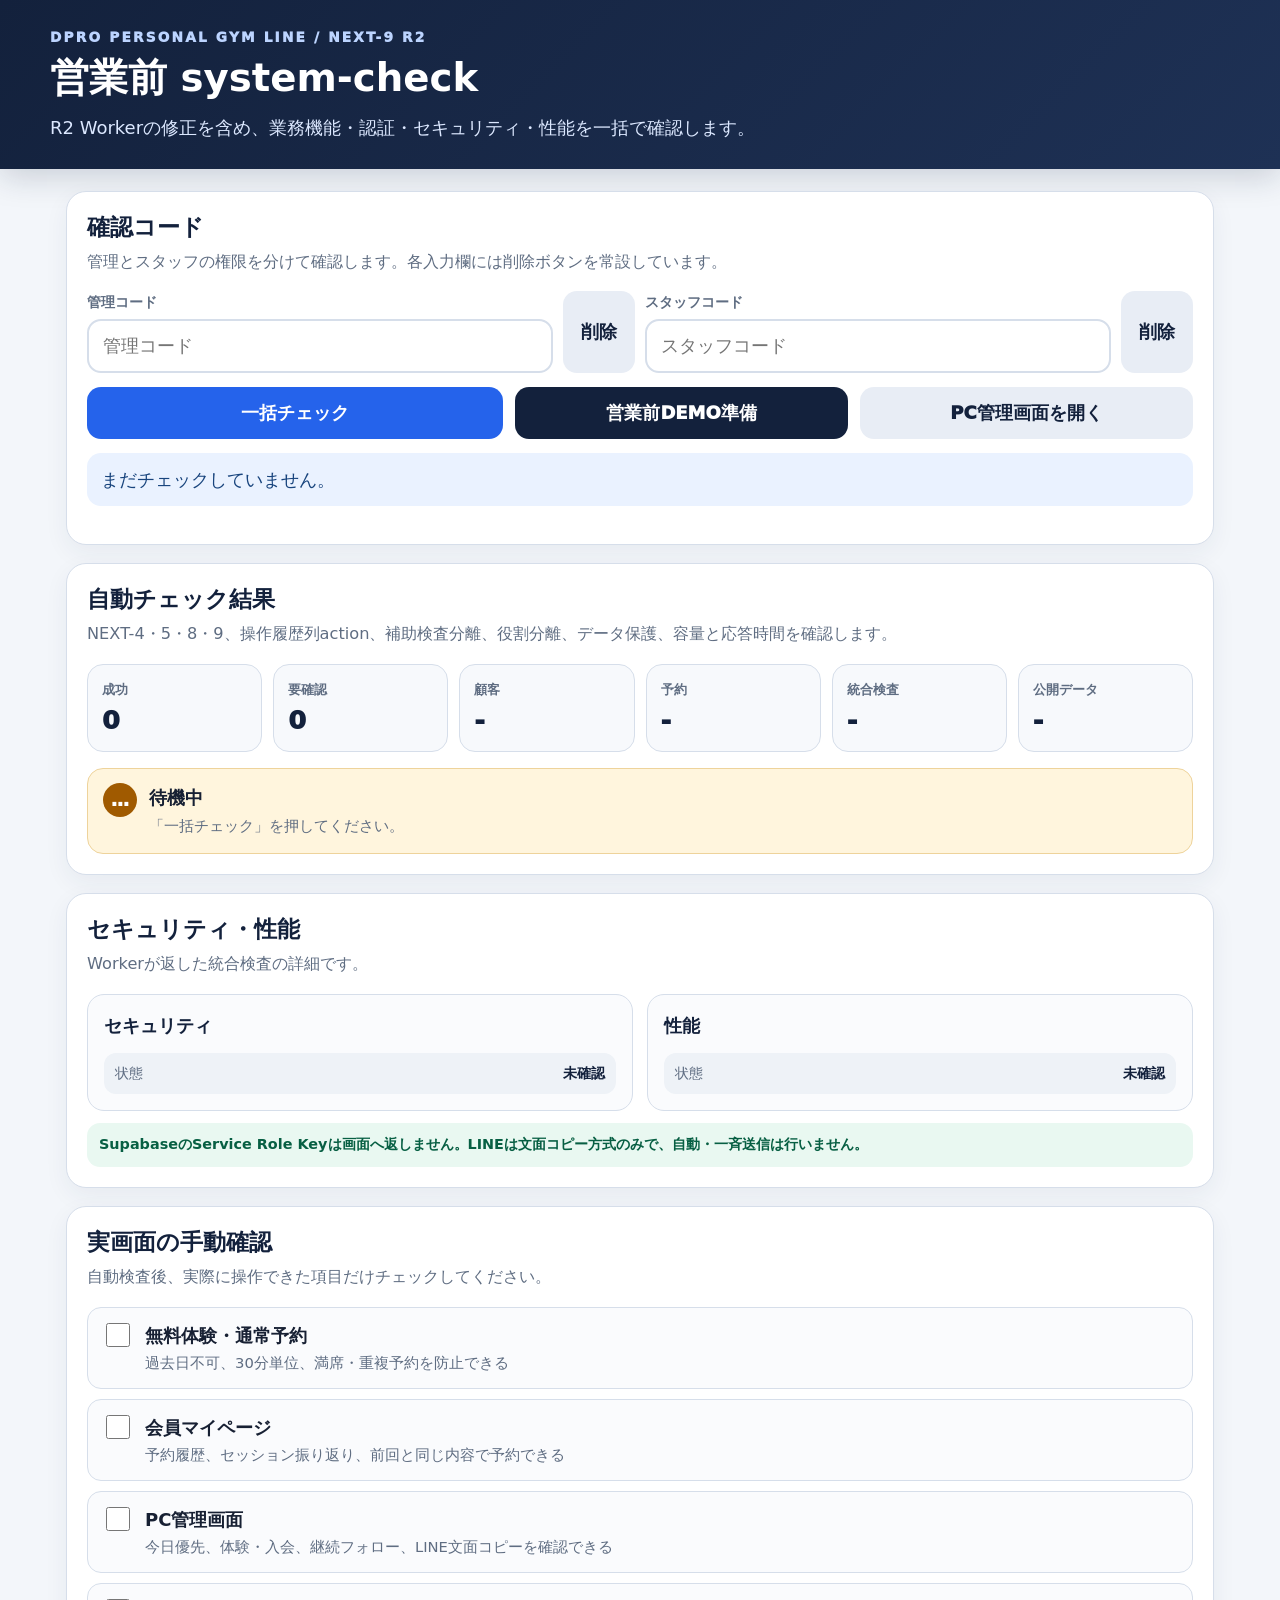
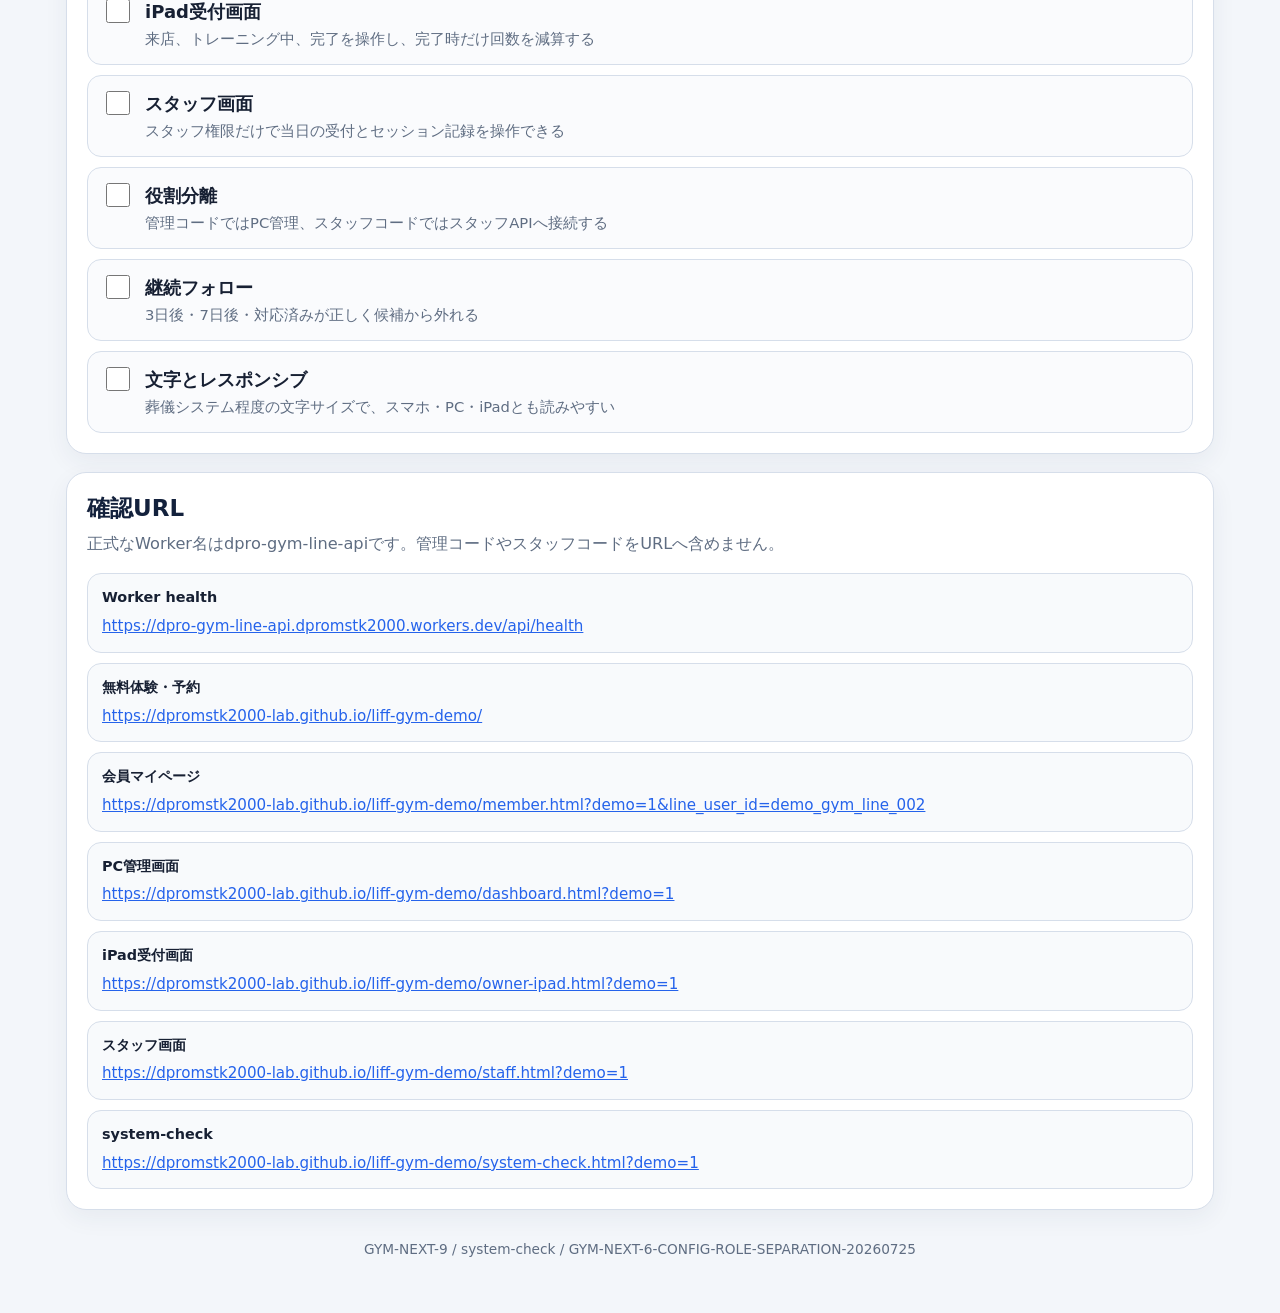
<file: system-check.html>
<!DOCTYPE html>
<html lang="ja">
<head>
  <meta charset="utf-8">
  <meta name="viewport" content="width=device-width, initial-scale=1">
  <title>DPRO パーソナルジム LINE｜営業前system-check</title>
  <meta name="robots" content="noindex,nofollow">
  <style>
    :root {
      --navy:#13213c;
      --navy-2:#1e3155;
      --blue:#2563eb;
      --blue-soft:#eaf2ff;
      --green:#087a55;
      --green-soft:#e9f8f1;
      --red:#c52f3e;
      --red-soft:#fff0f1;
      --amber:#a05a00;
      --amber-soft:#fff5dd;
      --purple:#6842a8;
      --purple-soft:#f1ebff;
      --line:#d6deea;
      --text:#172033;
      --muted:#5f6d82;
      --bg:#f3f6fa;
      --card:#ffffff;
    }
    * { box-sizing:border-box; }
    html { font-size:18px; }
    body {
      margin:0;
      color:var(--text);
      background:var(--bg);
      font-family:system-ui,-apple-system,BlinkMacSystemFont,"Segoe UI",sans-serif;
      line-height:1.65;
    }
    button,input { font:inherit; }
    button { cursor:pointer; }
    .header {
      color:#fff;
      background:linear-gradient(135deg,var(--navy),var(--navy-2));
      padding:26px 20px;
      box-shadow:0 8px 30px rgba(19,33,60,.18);
    }
    .header-inner,.container { max-width:1180px; margin:0 auto; }
    .eyebrow {
      margin:0;
      color:#bcd4ff;
      font-size:.76rem;
      font-weight:950;
      letter-spacing:.16em;
    }
    h1 { margin:4px 0 0; font-size:clamp(1.5rem,4vw,2.15rem); line-height:1.3; }
    h2,h3 { color:var(--navy); }
    .header p:last-child { margin:10px 0 0; color:#dce8ff; }
    .container { padding:22px 16px 52px; }
    .card {
      margin-bottom:18px;
      border:1px solid var(--line);
      border-radius:20px;
      padding:20px;
      background:var(--card);
      box-shadow:0 8px 24px rgba(30,49,85,.06);
    }
    .card h2 { margin:0; font-size:1.28rem; line-height:1.35; }
    .card h3 { margin:0; font-size:1rem; }
    .sub { margin:6px 0 0; color:var(--muted); font-size:.9rem; }
    .auth-grid {
      display:grid;
      grid-template-columns:minmax(0,1fr) auto minmax(0,1fr) auto;
      gap:10px;
      margin-top:16px;
    }
    .auth-field label {
      display:block;
      margin-bottom:5px;
      color:var(--muted);
      font-size:.76rem;
      font-weight:900;
    }
    input {
      width:100%;
      min-width:0;
      min-height:52px;
      border:2px solid var(--line);
      border-radius:14px;
      padding:10px 14px;
      color:var(--text);
      background:#fff;
    }
    input:focus {
      outline:3px solid rgba(37,99,235,.16);
      border-color:var(--blue);
    }
    .btn {
      min-height:52px;
      border:0;
      border-radius:14px;
      padding:10px 18px;
      font-weight:950;
      transition:transform .15s ease,opacity .15s ease;
    }
    .btn:active { transform:translateY(1px); }
    .btn:disabled { cursor:wait; opacity:.62; }
    .btn-primary { color:#fff; background:var(--blue); }
    .btn-dark { color:#fff; background:var(--navy); }
    .btn-soft { color:var(--navy); background:#e8edf5; }
    .btn-green { color:#fff; background:var(--green); }
    .action-grid {
      display:grid;
      grid-template-columns:1.25fr 1fr 1fr;
      gap:12px;
      margin-top:14px;
    }
    .notice {
      margin-top:14px;
      border-radius:14px;
      padding:12px 14px;
      color:#18447d;
      background:var(--blue-soft);
    }
    .summary-grid {
      display:grid;
      grid-template-columns:repeat(6,minmax(0,1fr));
      gap:11px;
      margin-top:16px;
    }
    .summary-box {
      min-width:0;
      border:1px solid var(--line);
      border-radius:16px;
      padding:14px;
      background:#f7f9fc;
    }
    .summary-label { color:var(--muted); font-size:.72rem; font-weight:850; }
    .summary-value {
      margin-top:4px;
      overflow-wrap:anywhere;
      color:var(--navy);
      font-size:1.42rem;
      line-height:1.25;
      font-weight:950;
    }
    .result-list { display:grid; gap:10px; margin-top:16px; }
    .result {
      display:grid;
      grid-template-columns:auto minmax(0,1fr);
      gap:12px;
      align-items:start;
      border:1px solid var(--line);
      border-radius:16px;
      padding:14px 15px;
      background:#fafbfd;
    }
    .result.ok { border-color:#a9dfc9; background:var(--green-soft); }
    .result.ng { border-color:#f2b7bd; background:var(--red-soft); }
    .result.wait { border-color:#eed39b; background:var(--amber-soft); }
    .icon {
      display:grid;
      place-items:center;
      width:34px;
      height:34px;
      border-radius:50%;
      font-weight:950;
      background:#e3e9f2;
    }
    .ok .icon { color:#fff; background:var(--green); }
    .ng .icon { color:#fff; background:var(--red); }
    .wait .icon { color:#fff; background:var(--amber); }
    .result-title { font-weight:950; }
    .result-detail {
      margin-top:2px;
      overflow-wrap:anywhere;
      color:var(--muted);
      font-size:.84rem;
    }
    .detail-grid {
      display:grid;
      grid-template-columns:1fr 1fr;
      gap:14px;
      margin-top:16px;
    }
    .detail-panel {
      border:1px solid var(--line);
      border-radius:17px;
      padding:16px;
      background:#fafbfd;
    }
    .detail-list { display:grid; gap:8px; margin-top:12px; }
    .detail-row {
      display:flex;
      justify-content:space-between;
      gap:12px;
      border-radius:12px;
      padding:9px 11px;
      background:#eef2f7;
    }
    .detail-row span { color:var(--muted); font-size:.78rem; }
    .detail-row strong {
      max-width:58%;
      overflow-wrap:anywhere;
      text-align:right;
      color:var(--navy);
      font-size:.8rem;
    }
    .safe-note {
      margin-top:12px;
      border-radius:13px;
      padding:10px 12px;
      color:#075f43;
      background:var(--green-soft);
      font-size:.8rem;
      font-weight:850;
    }
    .manual-list { display:grid; gap:10px; margin-top:16px; }
    .manual-item {
      display:grid;
      grid-template-columns:auto minmax(0,1fr);
      gap:12px;
      border:1px solid var(--line);
      border-radius:14px;
      padding:13px 14px;
      background:#fafbfd;
    }
    .manual-item input {
      width:24px;
      height:24px;
      min-height:0;
      margin-top:2px;
      accent-color:var(--green);
    }
    .manual-item strong { display:block; }
    .manual-item span span {
      display:block;
      color:var(--muted);
      font-size:.82rem;
    }
    .url-list { display:grid; gap:10px; margin-top:16px; }
    .url-box {
      border:1px solid var(--line);
      border-radius:14px;
      padding:12px 14px;
      background:#f8fafc;
    }
    .url-box strong { display:block; font-size:.8rem; }
    .url-box a {
      color:var(--blue);
      overflow-wrap:anywhere;
      font-size:.84rem;
    }
    .footer {
      padding-top:10px;
      text-align:center;
      color:var(--muted);
      font-size:.76rem;
    }
    @media (max-width:1050px) {
      .summary-grid { grid-template-columns:repeat(3,1fr); }
      .auth-grid { grid-template-columns:minmax(0,1fr) auto; }
      .action-grid { grid-template-columns:1fr 1fr; }
      .action-grid .btn-primary { grid-column:1/-1; }
    }
    @media (max-width:760px) {
      html { font-size:17px; }
      .detail-grid { grid-template-columns:1fr; }
      .summary-grid { grid-template-columns:1fr 1fr; }
    }
    @media (max-width:480px) {
      .summary-grid,.action-grid { grid-template-columns:1fr; }
      .action-grid .btn-primary { grid-column:auto; }
      .card { padding:17px; border-radius:17px; }
    }
  </style>
</head>
<body data-dpro-next-step="GYM-NEXT-9">
  <header class="header">
    <div class="header-inner">
      <p class="eyebrow">DPRO PERSONAL GYM LINE / NEXT-9 R2</p>
      <h1>営業前 system-check</h1>
      <p>R2 Workerの修正を含め、業務機能・認証・セキュリティ・性能を一括で確認します。</p>
    </div>
  </header>

  <main class="container">
    <section class="card">
      <h2>確認コード</h2>
      <p class="sub">管理とスタッフの権限を分けて確認します。各入力欄には削除ボタンを常設しています。</p>

      <div class="auth-grid">
        <div class="auth-field">
          <label for="adminCode">管理コード</label>
          <input id="adminCode" type="password" inputmode="numeric" autocomplete="current-password" placeholder="管理コード">
        </div>
        <button class="btn btn-soft" type="button" id="clearAdminCode">削除</button>

        <div class="auth-field">
          <label for="staffCode">スタッフコード</label>
          <input id="staffCode" type="password" inputmode="numeric" autocomplete="current-password" placeholder="スタッフコード">
        </div>
        <button class="btn btn-soft" type="button" id="clearStaffCode">削除</button>
      </div>

      <div class="action-grid">
        <button class="btn btn-primary" type="button" id="runAll">一括チェック</button>
        <button class="btn btn-dark" type="button" id="prepareDemo">営業前DEMO準備</button>
        <button class="btn btn-soft" type="button" id="openOwner">PC管理画面を開く</button>
      </div>

      <p class="notice" id="mainMessage">まだチェックしていません。</p>
    </section>

    <section class="card">
      <h2>自動チェック結果</h2>
      <p class="sub">NEXT-4・5・8・9、操作履歴列action、補助検査分離、役割分離、データ保護、容量と応答時間を確認します。</p>

      <div class="summary-grid">
        <div class="summary-box"><div class="summary-label">成功</div><div class="summary-value" id="okCount">0</div></div>
        <div class="summary-box"><div class="summary-label">要確認</div><div class="summary-value" id="ngCount">0</div></div>
        <div class="summary-box"><div class="summary-label">顧客</div><div class="summary-value" id="customerCount">-</div></div>
        <div class="summary-box"><div class="summary-label">予約</div><div class="summary-value" id="reservationCount">-</div></div>
        <div class="summary-box"><div class="summary-label">統合検査</div><div class="summary-value" id="responseTime">-</div></div>
        <div class="summary-box"><div class="summary-label">公開データ</div><div class="summary-value" id="payloadSize">-</div></div>
      </div>

      <div class="result-list" id="resultList">
        <div class="result wait">
          <div class="icon">…</div>
          <div>
            <div class="result-title">待機中</div>
            <div class="result-detail">「一括チェック」を押してください。</div>
          </div>
        </div>
      </div>
    </section>

    <section class="card">
      <h2>セキュリティ・性能</h2>
      <p class="sub">Workerが返した統合検査の詳細です。</p>

      <div class="detail-grid">
        <div class="detail-panel">
          <h3>セキュリティ</h3>
          <div class="detail-list" id="securityDetails">
            <div class="detail-row"><span>状態</span><strong>未確認</strong></div>
          </div>
        </div>

        <div class="detail-panel">
          <h3>性能</h3>
          <div class="detail-list" id="performanceDetails">
            <div class="detail-row"><span>状態</span><strong>未確認</strong></div>
          </div>
        </div>
      </div>

      <div class="safe-note">
        SupabaseのService Role Keyは画面へ返しません。LINEは文面コピー方式のみで、自動・一斉送信は行いません。
      </div>
    </section>

    <section class="card">
      <h2>実画面の手動確認</h2>
      <p class="sub">自動検査後、実際に操作できた項目だけチェックしてください。</p>

      <div class="manual-list" id="manualList">
        <label class="manual-item"><input type="checkbox"><span><strong>無料体験・通常予約</strong><span>過去日不可、30分単位、満席・重複予約を防止できる</span></span></label>
        <label class="manual-item"><input type="checkbox"><span><strong>会員マイページ</strong><span>予約履歴、セッション振り返り、前回と同じ内容で予約できる</span></span></label>
        <label class="manual-item"><input type="checkbox"><span><strong>PC管理画面</strong><span>今日優先、体験・入会、継続フォロー、LINE文面コピーを確認できる</span></span></label>
        <label class="manual-item"><input type="checkbox"><span><strong>iPad受付画面</strong><span>来店、トレーニング中、完了を操作し、完了時だけ回数を減算する</span></span></label>
        <label class="manual-item"><input type="checkbox"><span><strong>スタッフ画面</strong><span>スタッフ権限だけで当日の受付とセッション記録を操作できる</span></span></label>
        <label class="manual-item"><input type="checkbox"><span><strong>役割分離</strong><span>管理コードではPC管理、スタッフコードではスタッフAPIへ接続する</span></span></label>
        <label class="manual-item"><input type="checkbox"><span><strong>継続フォロー</strong><span>3日後・7日後・対応済みが正しく候補から外れる</span></span></label>
        <label class="manual-item"><input type="checkbox"><span><strong>文字とレスポンシブ</strong><span>葬儀システム程度の文字サイズで、スマホ・PC・iPadとも読みやすい</span></span></label>
      </div>
    </section>

    <section class="card">
      <h2>確認URL</h2>
      <p class="sub">正式なWorker名はdpro-gym-line-apiです。管理コードやスタッフコードをURLへ含めません。</p>
      <div class="url-list" id="urlList"></div>
    </section>

    <div class="footer">
      GYM-NEXT-9 / system-check / <span id="versionText">-</span>
    </div>
  </main>

  <script src="config.js"></script>
  <script>
    const CONFIG = window.DPRO_GYM_CONFIG;
    const API = String(CONFIG.workerBaseUrl || '').replace(/\/$/, '');
    const FACILITY = CONFIG.facilityCode;
    const results = [];

    const el = id => document.getElementById(id);
    const adminCode = () => el('adminCode').value.trim();
    const staffCode = () => el('staffCode').value.trim();

    document.addEventListener('DOMContentLoaded', () => {
      el('versionText').textContent = CONFIG.version;

      if (new URLSearchParams(location.search).get('demo') === '1') {
        el('adminCode').value = CONFIG.demoAdminCode || '';
        el('staffCode').value = CONFIG.demoStaffCode || '';
      }

      renderUrls();
      restoreManualChecks();

      el('runAll').addEventListener('click', runAllChecks);
      el('prepareDemo').addEventListener('click', prepareDemo);

      el('clearAdminCode').addEventListener('click', () => {
        el('adminCode').value = '';
        el('adminCode').focus();
      });

      el('clearStaffCode').addEventListener('click', () => {
        el('staffCode').value = '';
        el('staffCode').focus();
      });

      el('openOwner').addEventListener('click', () => {
        location.href = 'dashboard.html?demo=1';
      });

      document.querySelectorAll('#manualList input').forEach((box, index) => {
        box.addEventListener('change', () => {
          saveManualCheck(index, box.checked);
        });
      });
    });

    async function runAllChecks() {
      const button = el('runAll');
      button.disabled = true;
      button.textContent = '確認中…';

      results.length = 0;
      renderResults();
      resetMetrics();
      setMessage('Worker、DB、認証、性能を確認しています。', 'wait');

      try {
        const [healthResult, facilityResult] = await Promise.all([
          requestDetailed('/api/health'),
          requestDetailed(
            `/api/public/facility?facility_code=${encodeURIComponent(FACILITY)}`
          )
        ]);

        const health = healthResult.data;
        const facility = facilityResult.data;

        addResult(
          'Worker API',
          health.ok &&
            health.version === 'GYM-NEXT-9-WORKER-R2-20260725',
          `${health.service} / ${health.version} / ${Math.round(healthResult.elapsedMs)}ms`
        );
        addResult(
          'Database',
          Boolean(health.database?.ok),
          health.database?.facility_name ||
            health.database?.error ||
            'DB確認'
        );
        addResult(
          '予約枠30分',
          Number(health.database?.default_slot_minutes) === 30,
          `${health.database?.default_slot_minutes ?? '-'}分`
        );
        addResult(
          '施設公開情報',
          facility.ok,
          `${facility.facility?.facility_name || '-'} / メニュー${facility.services?.length || 0}件 / トレーナー${facility.trainers?.length || 0}名 / ${formatBytes(facilityResult.bytes)}`
        );

        addResult(
          'NEXT-4 セッション記録',
          Boolean(
            health.next4?.ok &&
            health.next4?.session_records &&
            health.next4?.completion_guard &&
            health.next4?.ticket_completion_unique_guard
          ),
          `記録${health.next4?.session_record_count ?? 0}件 / 重複完了${health.next4?.duplicate_completion_count ?? 0}件`
        );
        addResult(
          'NEXT-5 体験・入会',
          Boolean(
            health.next5?.ok &&
            health.next5?.plan_master &&
            health.next5?.trial_pipeline &&
            health.next5?.atomic_admission
          ),
          `有効プラン${health.next5?.active_plan_count ?? 0}件`
        );
        addResult(
          'NEXT-8 継続フォロー',
          Boolean(
            health.next8?.ok &&
            health.next8?.snooze_guard &&
            health.next8?.recent_done_guard
          ),
          '延期・対応済み後の再表示防止'
        );
        addResult(
          'NEXT-9 セキュリティ',
          Boolean(
            health.next9?.ok &&
            health.next9?.security_headers &&
            health.next9?.query_auth_disabled &&
            health.next9?.request_body_limit &&
            health.next9?.compact_json
          ),
          `最大${health.next9?.max_json_body_bytes ?? '-'}bytes / 目標${health.next9?.system_check_budget_ms ?? '-'}ms`
        );

        if (!adminCode()) {
          addResult(
            '管理コード',
            false,
            '管理コードを入力すると統合検査を実行できます。'
          );
        } else {
          const [
            integratedResult,
            legacyResult,
            phoneResult,
            adminQueryStatus,
            staffQueryStatus,
            plainTextStatus,
            oversizedStatus
          ] = await Promise.all([
            requestDetailed(
              `/api/admin/next-9-system-check?facility_code=${encodeURIComponent(FACILITY)}`,
              { admin:true }
            ),
            requestDetailed(
              `/api/admin/system-check?facility_code=${encodeURIComponent(FACILITY)}`,
              { admin:true }
            ),
            requestDetailed(
              '/api/admin/phone-normalize-check',
              { admin:true }
            ),
            rawStatus(
              `/api/admin/next-9-system-check?facility_code=${encodeURIComponent(FACILITY)}&admin_key=${encodeURIComponent(adminCode())}`
            ),
            rawStatus(
              `/api/staff/health?staff_key=${encodeURIComponent(staffCode() || CONFIG.demoStaffCode || '')}`
            ),
            rawStatus(
              '/api/admin/follow-ups/action',
              {
                method:'POST',
                headers:{
                  'X-Admin-Key':adminCode(),
                  'Content-Type':'text/plain'
                },
                body:'{}'
              }
            ),
            rawStatus(
              '/api/admin/follow-ups/action',
              {
                method:'POST',
                headers:{
                  'X-Admin-Key':adminCode(),
                  'Content-Type':'application/json'
                },
                body:JSON.stringify({ padding:'x'.repeat(70 * 1024) })
              }
            )
          ]);

          const integrated = integratedResult.data;
          const legacy = legacyResult.data;
          const phone = phoneResult.data;

          addResult(
            '管理APIヘッダー認証',
            integrated.ok,
            'X-Admin-Keyで接続'
          );
          addResult(
            'URL管理認証の拒否',
            adminQueryStatus === 401,
            `HTTP ${adminQueryStatus} / 期待値401`
          );
          addResult(
            'URLスタッフ認証の拒否',
            staffQueryStatus === 401,
            `HTTP ${staffQueryStatus} / 期待値401`
          );
          addResult(
            'JSON形式以外の拒否',
            plainTextStatus === 415,
            `HTTP ${plainTextStatus} / 期待値415`
          );
          addResult(
            '64KB超過の拒否',
            oversizedStatus === 413,
            `HTTP ${oversizedStatus} / 期待値413`
          );
          addResult(
            '電話番号正規化 5形式',
            phone.ok,
            phone.ok
              ? `${phone.expected} に一致`
              : '正規化結果が一致しません。'
          );

          (integrated.checks || []).forEach(item => {
            addResult(labelForCheck(item.id), item.ok, item.detail);
          });

          if (!staffCode()) {
            addResult(
              'スタッフコード',
              false,
              'スタッフコードを入力するとスタッフAPIを確認できます。'
            );
          } else {
            const staffHealth = await requestDetailed(
              '/api/staff/health',
              { staff:true }
            );
            addResult(
              'スタッフAPIヘッダー認証',
              staffHealth.data?.ok &&
                staffHealth.data?.role === 'staff',
              `${staffHealth.data?.service || 'staff'} / ${Math.round(staffHealth.elapsedMs)}ms`
            );
          }

          el('customerCount').textContent =
            legacy.counts?.customers ?? '-';
          el('reservationCount').textContent =
            legacy.counts?.reservations ?? '-';
          el('responseTime').textContent =
            `${integrated.elapsed_ms ?? '-'}ms`;
          el('payloadSize').textContent =
            formatBytes(
              integrated.performance?.public_payload_bytes
            );

          renderSecurityDetails(integrated.security || {});
          renderPerformanceDetails(integrated.performance || {});
        }

        const failed = results.filter(item => !item.ok).length;
        setMessage(
          failed
            ? `自動チェックに${failed}件の要確認があります。`
            : '自動チェックはすべてOKです。',
          failed ? 'ng' : 'ok'
        );
      } catch (error) {
        addResult('一括チェック', false, error.message);
        setMessage(error.message, 'ng');
      } finally {
        renderResults();
        button.disabled = false;
        button.textContent = '一括チェック';
      }
    }

    async function prepareDemo() {
      if (!adminCode()) {
        setMessage('管理コードを入力してください。', 'ng');
        el('adminCode').focus();
        return;
      }

      const confirmed = confirm(
        'DPRO パーソナルジムのデモデータだけを今日基準で作り直します。実行しますか？'
      );
      if (!confirmed) return;

      const button = el('prepareDemo');
      button.disabled = true;
      button.textContent = '準備中…';
      setMessage('営業前デモデータを準備しています。', 'wait');

      try {
        const data = await requestDetailed(
          '/api/admin/demo-prepare',
          {
            method:'POST',
            admin:true,
            headers:{
              'X-Demo-Confirm':'DEMOパーソナルジムだけ実行'
            },
            body:{
              facility_code:FACILITY,
              confirm_text:'DEMOパーソナルジムだけ実行'
            }
          }
        );

        setMessage(
          `DEMO準備完了：顧客${data.data.demo_data?.customers ?? '-'}件・予約${data.data.demo_data?.reservations ?? '-'}件・相談${data.data.demo_data?.inquiries ?? '-'}件`,
          'ok'
        );
        await runAllChecks();
      } catch (error) {
        setMessage(
          `DEMO準備に失敗しました：${error.message}`,
          'ng'
        );
      } finally {
        button.disabled = false;
        button.textContent = '営業前DEMO準備';
      }
    }

    async function requestDetailed(path, options = {}) {
      const headers = { ...(options.headers || {}) };
      if (options.admin) headers['X-Admin-Key'] = adminCode();
      if (options.staff) headers['X-Staff-Key'] = staffCode();

      let body;
      if (options.body !== undefined) {
        if (!headers['Content-Type']) {
          headers['Content-Type'] = 'application/json';
        }
        body = typeof options.body === 'string'
          ? options.body
          : JSON.stringify(options.body);
      }

      const startedAt = performance.now();
      const response = await fetch(`${API}${path}`, {
        method:options.method || 'GET',
        headers,
        body,
        cache:'no-store'
      });
      const elapsedMs = performance.now() - startedAt;
      const text = await response.text();
      const bytes = new TextEncoder().encode(text).byteLength;

      let data;
      try {
        data = text ? JSON.parse(text) : {};
      } catch (_) {
        data = { message:text };
      }

      if (!response.ok || data.ok === false) {
        throw new Error(
          data.message ||
          data.error?.message ||
          `HTTP ${response.status}`
        );
      }

      return { data, response, elapsedMs, bytes };
    }

    async function rawStatus(path, options = {}) {
      try {
        const response = await fetch(`${API}${path}`, {
          method:options.method || 'GET',
          headers:options.headers || {},
          body:options.body,
          cache:'no-store'
        });
        return response.status;
      } catch (_) {
        return 0;
      }
    }

    function addResult(title, ok, detail) {
      results.push({
        title,
        ok:Boolean(ok),
        detail:String(detail || '')
      });
      renderResults();
    }

    function renderResults() {
      const list = el('resultList');

      if (!results.length) {
        list.innerHTML = `
          <div class="result wait">
            <div class="icon">…</div>
            <div>
              <div class="result-title">確認中</div>
              <div class="result-detail">結果を取得しています。</div>
            </div>
          </div>
        `;
      } else {
        list.innerHTML = results.map(item => `
          <div class="result ${item.ok ? 'ok' : 'ng'}">
            <div class="icon">${item.ok ? '✓' : '!'}</div>
            <div>
              <div class="result-title">${escapeHtml(item.title)}</div>
              <div class="result-detail">${escapeHtml(item.detail)}</div>
            </div>
          </div>
        `).join('');
      }

      el('okCount').textContent =
        results.filter(item => item.ok).length;
      el('ngCount').textContent =
        results.filter(item => !item.ok).length;
    }

    function renderSecurityDetails(security) {
      const rows = [
        ['管理認証', security.admin_header_only ? 'HTTPヘッダー限定' : '要確認'],
        ['スタッフ認証', security.staff_header_only ? 'HTTPヘッダー限定' : '要確認'],
        ['URL認証', security.query_string_auth_disabled ? '無効' : '要確認'],
        ['最大JSON', `${security.max_json_body_bytes ?? '-'}bytes`],
        ['キャッシュ', security.cache_control || '-'],
        ['MIME保護', security.x_content_type_options || '-'],
        ['フレーム', security.x_frame_options || '-'],
        ['参照元', security.referrer_policy || '-'],
        ['HSTS', security.strict_transport_security ? '有効' : '要確認'],
        ['Service Role公開', security.service_role_exposed ? '要確認' : 'なし'],
        ['LINE一斉送信', security.automatic_line_broadcast ? '要確認' : 'なし']
      ];
      renderDetailRows('securityDetails', rows);
    }

    function renderPerformanceDetails(performanceData) {
      const timings = performanceData.timings || {};
      const rows = [
        ['JSON', performanceData.compact_json ? 'compact' : '要確認'],
        ['重要DB検査', performanceData.critical_queries_parallel ? '並列' : '要確認'],
        ['統合検査上限', `${performanceData.system_check_budget_ms ?? '-'}ms`],
        ['公開データ', formatBytes(performanceData.public_payload_bytes)],
        ['公開データ上限', formatBytes(performanceData.public_payload_budget_bytes)],
        ['DB並列時間', `${timings.parallel_database_ms ?? '-'}ms`],
        ['施設', `${timings.facility_ms ?? '-'}ms`],
        ['設定', `${timings.settings_ms ?? '-'}ms`],
        ['メニュー', `${timings.services_ms ?? '-'}ms`],
        ['トレーナー', `${timings.trainers_ms ?? '-'}ms`],
        ['NEXT-4', `${timings.next4_ms ?? '-'}ms`],
        ['NEXT-5', `${timings.next5_ms ?? '-'}ms`]
      ];
      renderDetailRows('performanceDetails', rows);
    }

    function renderDetailRows(id, rows) {
      el(id).innerHTML = rows.map(([label, value]) => `
        <div class="detail-row">
          <span>${escapeHtml(label)}</span>
          <strong>${escapeHtml(value)}</strong>
        </div>
      `).join('');
    }

    function resetMetrics() {
      el('customerCount').textContent = '-';
      el('reservationCount').textContent = '-';
      el('responseTime').textContent = '-';
      el('payloadSize').textContent = '-';
      renderDetailRows('securityDetails', [['状態','確認中']]);
      renderDetailRows('performanceDetails', [['状態','確認中']]);
    }

    function setMessage(text, type) {
      const box = el('mainMessage');
      box.textContent = text;
      box.style.background =
        type === 'ok'
          ? 'var(--green-soft)'
          : type === 'ng'
            ? 'var(--red-soft)'
            : 'var(--amber-soft)';
      box.style.color =
        type === 'ok'
          ? 'var(--green)'
          : type === 'ng'
            ? 'var(--red)'
            : 'var(--amber)';
    }

    function labelForCheck(id) {
      return ({
        database_connection:'新DB接続',
        facility:'施設設定',
        production_guard:'本番誤操作ガード',
        slot_minutes_30:'予約枠30分',
        services:'予約メニュー',
        trainers:'トレーナー',
        phone_normalization:'電話番号正規化',
        atomic_reservation_guard:'重複予約防止',
        admin_token:'管理コード設定',
        next9_database_parallel:'重要DB検査の並列実行',
        next9_production_guard:'本番誤操作ガード',
        next9_slot_minutes_30:'予約枠30分',
        next9_services:'予約メニュー',
        next9_trainers:'トレーナー',
        next9_admin_token:'管理コードSecret',
        next9_staff_token:'スタッフコードSecret',
        next9_query_auth_disabled:'URL認証無効化',
        next9_request_body_limit:'JSON容量制限',
        next9_security_headers:'セキュリティヘッダー',
        next9_compact_json:'compact JSON',
        next9_next4_preserved:'NEXT-4維持',
        next9_next5_preserved:'NEXT-5維持',
        next9_follow_log:'継続フォロー履歴',
        next9_activity_log:'操作履歴',
        next9_automatic_line_disabled:'LINE自動送信なし',
        next9_public_payload_budget:'公開データ容量',
        next9_system_check_budget:'統合検査応答時間'
      })[id] || id;
    }

    function renderUrls() {
      const urls = [
        ['Worker health', `${API}/api/health`],
        ['無料体験・予約', `${CONFIG.publicSiteUrl}`],
        ['会員マイページ', `${CONFIG.publicSiteUrl}member.html?demo=1&line_user_id=demo_gym_line_002`],
        ['PC管理画面', `${CONFIG.publicSiteUrl}dashboard.html?demo=1`],
        ['iPad受付画面', `${CONFIG.publicSiteUrl}${CONFIG.ownerIpadPageUrl || 'owner-ipad.html'}?demo=1`],
        ['スタッフ画面', `${CONFIG.publicSiteUrl}${CONFIG.staffPageUrl || 'staff.html'}?demo=1`],
        ['system-check', `${CONFIG.publicSiteUrl}system-check.html?demo=1`]
      ];

      el('urlList').innerHTML = urls.map(([label, url]) => `
        <div class="url-box">
          <strong>${escapeHtml(label)}</strong>
          <a href="${escapeAttr(url)}" target="_blank" rel="noopener">
            ${escapeHtml(url)}
          </a>
        </div>
      `).join('');
    }

    function saveManualCheck(index, checked) {
      const saved = getManualChecks();
      saved[index] = checked;
      localStorage.setItem(
        'dpro_gym_system_check_manual_next9',
        JSON.stringify(saved)
      );
    }

    function restoreManualChecks() {
      const saved = getManualChecks();
      document.querySelectorAll('#manualList input')
        .forEach((box, index) => {
          box.checked = Boolean(saved[index]);
        });
    }

    function getManualChecks() {
      try {
        return JSON.parse(
          localStorage.getItem(
            'dpro_gym_system_check_manual_next9'
          ) || '[]'
        );
      } catch (_) {
        return [];
      }
    }

    function formatBytes(value) {
      const bytes = Number(value);
      if (!Number.isFinite(bytes)) return '-';
      if (bytes < 1024) return `${bytes}B`;
      return `${(bytes / 1024).toFixed(1)}KB`;
    }

    function escapeHtml(value) {
      return String(value ?? '').replace(
        /[&<>"']/g,
        character => ({
          '&':'&amp;',
          '<':'&lt;',
          '>':'&gt;',
          '"':'&quot;',
          "'":'&#39;'
        })[character]
      );
    }

    function escapeAttr(value) {
      return escapeHtml(value);
    }
  </script>
</body>
</html>
</file>
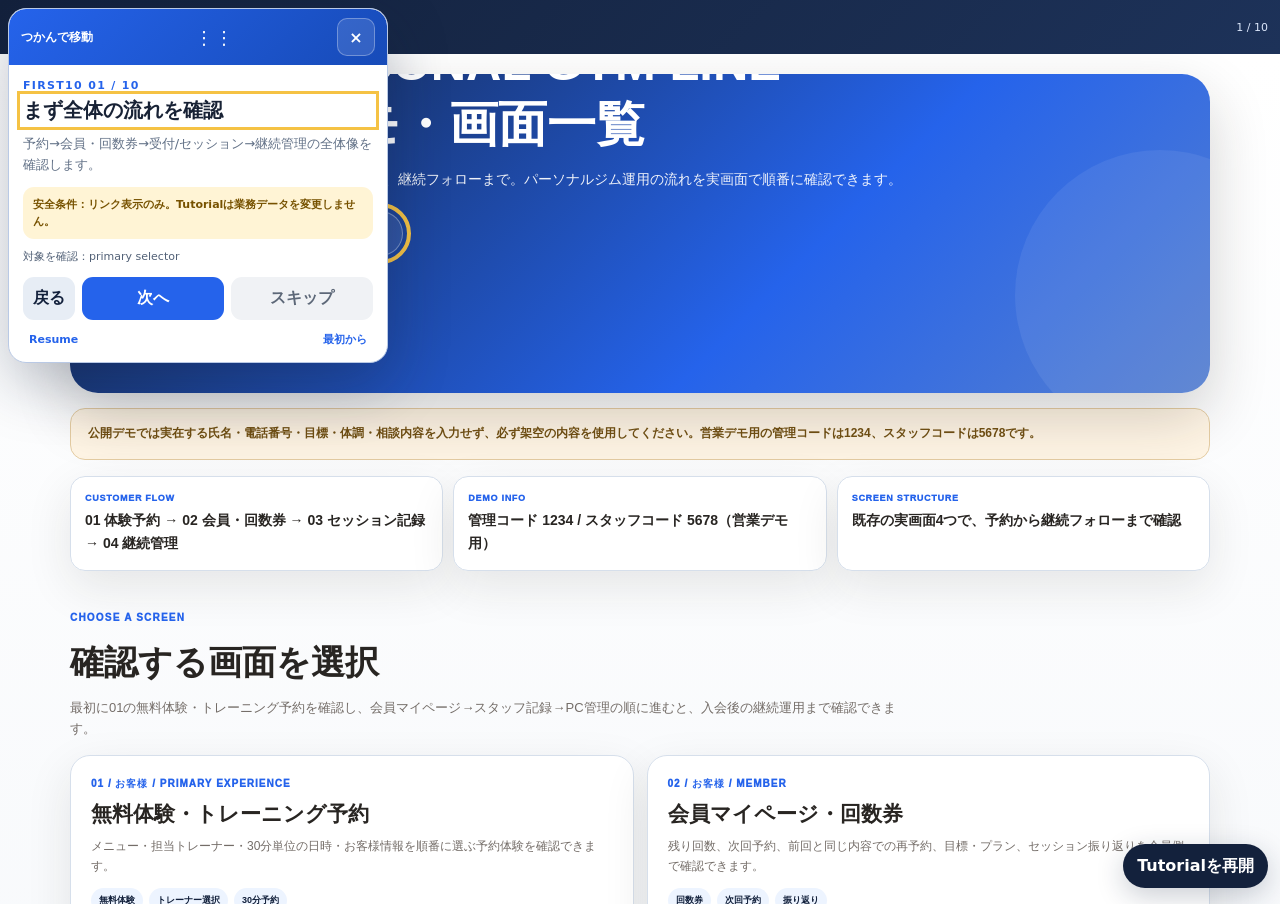
<file: tutorial.html>
<!doctype html>
<html lang="ja" data-tutorial-version="GYM-R3-V1.1-20260828"><head><meta charset="utf-8"><meta name="viewport" content="width=device-width,initial-scale=1,viewport-fit=cover"><meta name="robots" content="noindex,nofollow"><title>DPRO GYM｜First10 Tutorial</title><link rel="stylesheet" href="tutorial.css?v=20260828"><script src="tutorial-data.js?v=20260828"></script></head>
<body>
<div class="dt-shell"><header class="dt-top"><div><strong>DPRO GYM First10 Tutorial</strong><br><span>STANDARD V1.1 / business mutation 0</span></div><span id="topStatus">10ステップ</span></header><main class="dt-stage"><iframe id="tutorialFrame" class="dt-frame" title="DPRO GYM 実画面"></iframe></main></div>
<section id="tutorialCard" class="dt-card" role="dialog" aria-modal="false" aria-labelledby="tutorialTitle">
  <div id="dragHandle" class="dt-handle" tabindex="0" aria-label="チュートリアルカード移動ハンドル"><b>つかんで移動</b><span class="dt-grip" aria-hidden="true">⋮⋮</span><button id="closeButton" class="dt-close" type="button" aria-label="チュートリアルを閉じる">×</button></div>
  <div class="dt-content"><p id="kicker" class="dt-kicker"></p><h1 id="tutorialTitle" class="dt-title" tabindex="-1"></h1><p id="guidance" class="dt-copy"></p><div id="safety" class="dt-safety"></div><div id="targetStatus" class="dt-target-status" aria-live="polite"></div>
  <div id="normalActions" class="dt-actions"><button id="backButton" class="dt-back" type="button">戻る</button><button id="nextButton" class="dt-next" type="button">次へ</button><button id="skipButton" class="dt-skip" type="button">スキップ</button></div>
  <div id="completeArea" class="dt-complete" hidden><strong>First10 完了</strong><p>業務データを変更せず、10ステップの確認が完了しました。</p><div class="dt-complete-actions"><button id="replayButton" class="dt-replay" type="button">Replay</button><button id="exitButton" class="dt-exit" type="button">閉じる</button></div></div>
  <div class="dt-footer"><button id="resumeButton" type="button">Resume</button><button id="restartButton" type="button">最初から</button></div></div>
</section>
<div id="launcher" class="dt-launcher" hidden><button id="launcherResume" type="button">Tutorialを再開</button></div>
<script>
(() => {
'use strict';
const DATA=window.DPRO_GYM_TUTORIAL_DATA,STORAGE=DATA.storageKey,steps=DATA.steps,frame=document.getElementById('tutorialFrame'),card=document.getElementById('tutorialCard');
let stepIndex=0,drag=null,targetEl=null,lastFrameRoute='';
const $=id=>document.getElementById(id);
function safeState(){try{const raw=localStorage.getItem(STORAGE);if(!raw)return null;const value=JSON.parse(raw);if(value.system!=='GYM'||value.standard!=='V1.1'||value.step<1||value.step>10)return null;return value}catch(_){return null}}
function writeState(extra={}){const old=safeState()||{};const rect=card.getBoundingClientRect();const value={...old,system:'GYM',standard:'V1.1',step:stepIndex+1,route:steps[stepIndex].route,timestamp:new Date().toISOString(),position:{left:Math.round(rect.left),top:Math.round(rect.top)},...extra};localStorage.setItem(STORAGE,JSON.stringify(value));return value}
function applyStoredPosition(){const s=safeState();if(!s?.position)return;card.style.left=`${Number(s.position.left)||8}px`;card.style.top=`${Number(s.position.top)||55}px`;clampCard()}
function routeBase(route){return String(route).split('?')[0]}
function currentFrameBase(){try{return frame.contentWindow.location.pathname.split('/').pop()||'index.html'}catch(_){return ''}}
function setFrameRoute(step,force=false){const desired=step.route;if(!force&&lastFrameRoute===desired&&routeBase(desired)===currentFrameBase())return Promise.resolve();lastFrameRoute=desired;return new Promise(resolve=>{const done=()=>{frame.removeEventListener('load',done);resolve()};frame.addEventListener('load',done,{once:true});frame.src=desired})}
function clearTarget(){if(!targetEl)return;try{targetEl.style.outline=targetEl.dataset.dtOldOutline||'';targetEl.style.outlineOffset=targetEl.dataset.dtOldOffset||'';targetEl.removeAttribute('data-dt-target');delete targetEl.dataset.dtOldOutline;delete targetEl.dataset.dtOldOffset}catch(_){}targetEl=null}
async function prepareStep(step){if(step.step===3){try{const d=frame.contentDocument,el=d?.querySelector('#trainerList');if(el&&!isUsable(el)){if(!el.dataset.dtTutorialMinHeight)el.dataset.dtTutorialMinHeight=el.style.minHeight||'__EMPTY__';el.style.minHeight='36px'}}catch(_){}}if(step.prepare==='booking-step-2'){try{const d=frame.contentDocument;if(!d)return;d.querySelectorAll('.step').forEach(el=>el.classList.toggle('active',el.getAttribute('data-step')==='2'));d.querySelectorAll('[data-progress]').forEach(el=>{const n=Number(el.getAttribute('data-progress'));el.classList.toggle('active',n===2);el.classList.toggle('done',n<2)})}catch(_){}}}
async function findTarget(step,attempts=50){for(let i=0;i<attempts;i++){await new Promise(r=>setTimeout(r,i?120:20));let doc;try{doc=frame.contentDocument}catch(_){continue}if(!doc)continue;let el=doc.querySelector(step.target);let used='primary';if(!el||!isUsable(el)){el=doc.querySelector(step.fallback);used='fallback'}if(el&&isUsable(el))return{el,used}}return null}
function isUsable(el){const r=el.getBoundingClientRect(),s=el.ownerDocument.defaultView.getComputedStyle(el);return s.display!=='none'&&s.visibility!=='hidden'&&r.width>0&&r.height>0}
function highlight(found){clearTarget();if(!found)return;targetEl=found.el;targetEl.dataset.dtOldOutline=targetEl.style.outline||'';targetEl.dataset.dtOldOffset=targetEl.style.outlineOffset||'';targetEl.style.outline='4px solid #f5c244';targetEl.style.outlineOffset='4px';targetEl.setAttribute('data-dt-target','1');try{targetEl.scrollIntoView({block:'center',inline:'nearest',behavior:'auto'})}catch(_){targetEl.scrollIntoView()}}
async function renderStep({forceRoute=false}={}){clearTarget();const step=steps[stepIndex];$('completeArea').hidden=true;$('normalActions').hidden=false;$('kicker').textContent=`FIRST10 ${String(step.step).padStart(2,'0')} / 10`;$('tutorialTitle').textContent=step.title;$('guidance').textContent=step.guidance;$('safety').textContent=`安全条件：${step.safety}`;$('topStatus').textContent=`${step.step} / 10`;$('backButton').disabled=stepIndex===0;$('nextButton').textContent=stepIndex===steps.length-1?'完了':'次へ';$('tutorialTitle').focus({preventScroll:true});writeState();await setFrameRoute(step,forceRoute);await new Promise(r=>setTimeout(r,250));await prepareStep(step);const found=await findTarget(step);highlight(found);$('targetStatus').textContent=found?`対象を確認：${found.used==='primary'?'primary':'safe fallback'} selector`:'対象をまだ確認できません。Resumeで再確認できます。';$('tutorialTitle').focus({preventScroll:true});requestAnimationFrame(clampCard)}
function complete(){clearTarget();writeState({completed:true});$('normalActions').hidden=true;$('completeArea').hidden=false;$('kicker').textContent='FIRST10 COMPLETE';$('tutorialTitle').textContent='10ステップ完了';$('guidance').textContent='予約・回数券・受付・セッション・継続管理の流れを確認しました。';$('safety').textContent='Tutorial起因の業務データ変更は行いません。';$('targetStatus').textContent='ReplayでStep 1から再確認できます。';$('replayButton').focus()}
function next(){if(stepIndex===steps.length-1){complete();return}stepIndex++;renderStep({forceRoute:steps[stepIndex].route!==steps[stepIndex-1].route})}
function back(){if(stepIndex===0)return;stepIndex--;renderStep({forceRoute:steps[stepIndex].route!==steps[stepIndex+1].route})}
function replay(){localStorage.removeItem(STORAGE);stepIndex=0;card.hidden=false;$('launcher').hidden=true;card.style.left='18px';card.style.top='72px';renderStep({forceRoute:true})}
function resume(){const s=safeState();stepIndex=Math.max(0,Math.min(9,(s?.step||1)-1));card.hidden=false;$('launcher').hidden=true;renderStep({forceRoute:true}).then(applyStoredPosition)}
function closeTutorial(){writeState();card.hidden=true;$('launcher').hidden=false;$('launcherResume').focus()}
function skip(){writeState({skipped:true,completed:true});complete()}
function clampCard(){if(card.hidden)return;const r=card.getBoundingClientRect(),g=8,maxL=Math.max(g,window.innerWidth-r.width-g),maxT=Math.max(g,window.innerHeight-r.height-g);let l=Math.min(maxL,Math.max(g,r.left)),t=Math.min(maxT,Math.max(g,r.top));card.style.left=`${Math.round(l)}px`;card.style.top=`${Math.round(t)}px`}
function pointerDown(e){if(e.button!==undefined&&e.button!==0)return;if(e.target.closest('button,a,input,select,textarea'))return;const r=card.getBoundingClientRect();drag={id:e.pointerId,startX:e.clientX,startY:e.clientY,left:r.left,top:r.top};try{e.currentTarget.setPointerCapture?.(e.pointerId)}catch(_){}e.preventDefault()}
function pointerMove(e){if(!drag||drag.id!==e.pointerId)return;card.style.left=`${drag.left+e.clientX-drag.startX}px`;card.style.top=`${drag.top+e.clientY-drag.startY}px`;clampCard();e.preventDefault()}
function pointerUp(e){if(!drag||drag.id!==e.pointerId)return;drag=null;writeState()}
$('dragHandle').addEventListener('pointerdown',pointerDown);$('dragHandle').addEventListener('pointermove',pointerMove);$('dragHandle').addEventListener('pointerup',pointerUp);$('dragHandle').addEventListener('pointercancel',pointerUp);
$('nextButton').addEventListener('click',next);$('backButton').addEventListener('click',back);$('closeButton').addEventListener('click',closeTutorial);$('skipButton').addEventListener('click',skip);$('resumeButton').addEventListener('click',resume);$('restartButton').addEventListener('click',replay);$('replayButton').addEventListener('click',replay);$('exitButton').addEventListener('click',closeTutorial);$('launcherResume').addEventListener('click',resume);
window.addEventListener('resize',clampCard);window.addEventListener('keydown',e=>{if(e.key==='Escape'&&!card.hidden){e.preventDefault();closeTutorial()}});
window.DPRO_GYM_TUTORIAL={data:DATA,get step(){return stepIndex+1},next,back,resume,replay,close:closeTutorial,skip,clampCard,async testGoToStep(n){stepIndex=Math.max(0,Math.min(9,Number(n)-1));await renderStep({forceRoute:true});return stepIndex+1},getTarget(){return targetEl},state:safeState};
const initial=safeState();stepIndex=Math.max(0,Math.min(9,(initial?.step||1)-1));renderStep({forceRoute:true}).then(applyStoredPosition);
})();
</script></body></html>
</file>
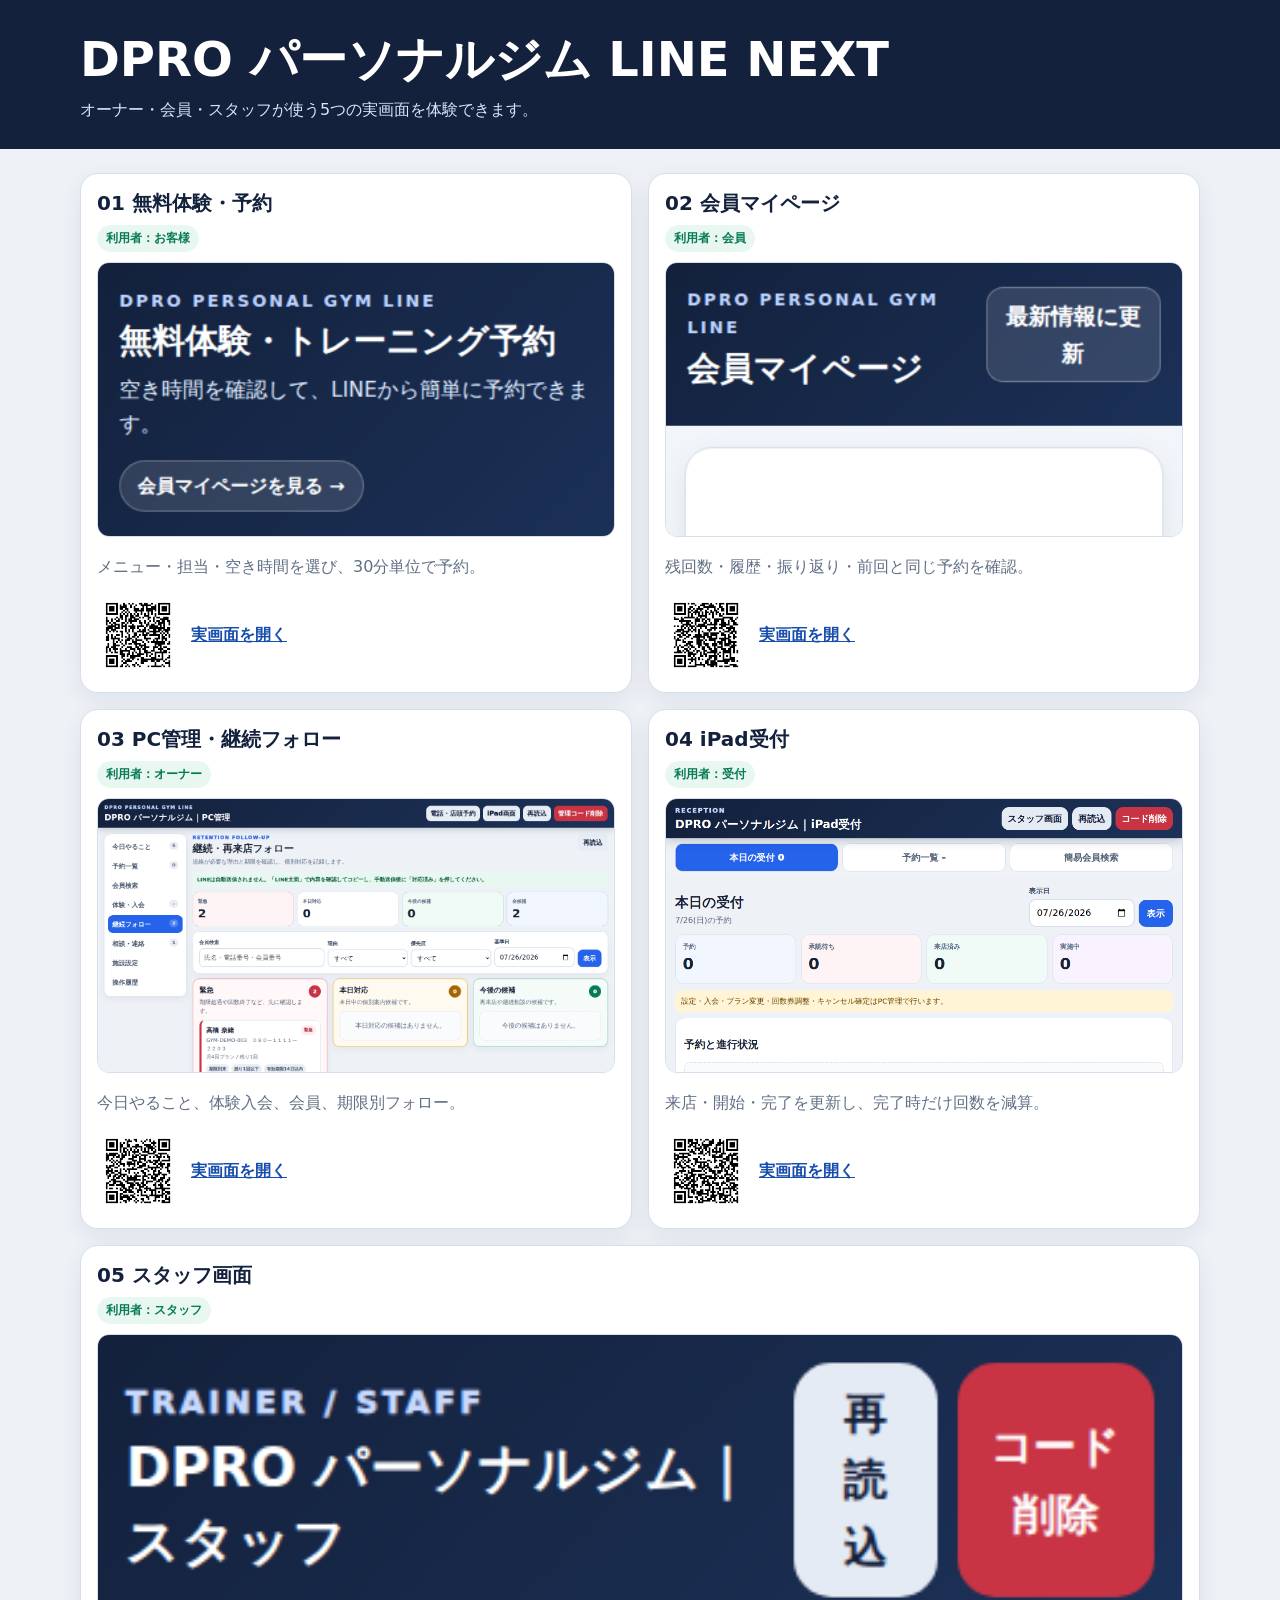
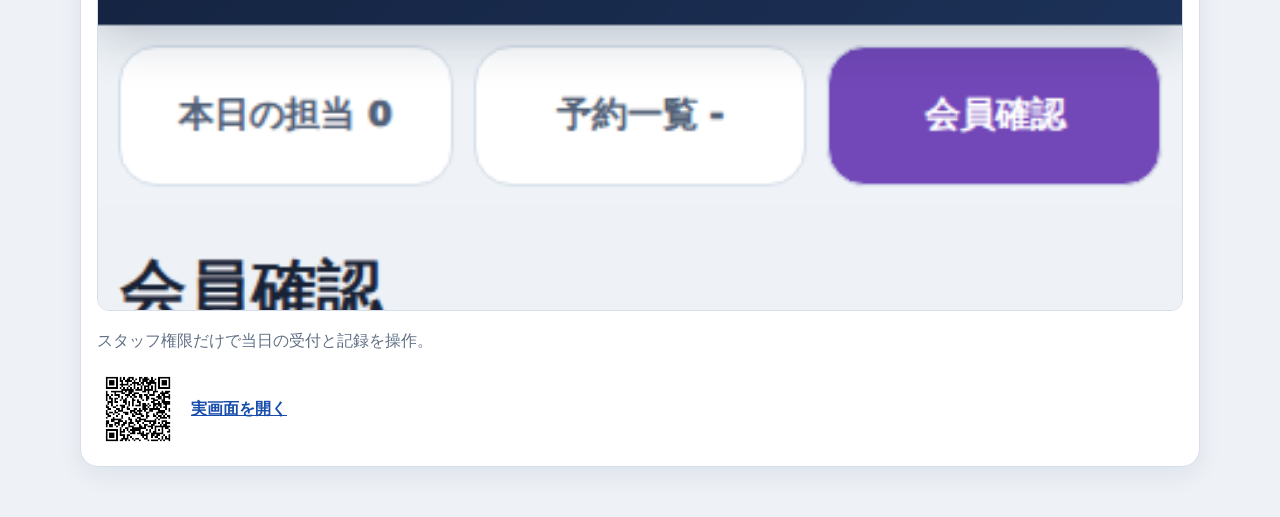
<file: deliverables/gym-next-10/operation-sheet.html>
<!doctype html>
<html lang="ja">
<head>
  <meta charset="utf-8">
  <meta name="viewport" content="width=device-width,initial-scale=1">
  <meta name="robots" content="noindex,nofollow">
  <title>DPRO パーソナルジム LINE NEXT 操作体験</title>
  <style>
    *{box-sizing:border-box}body{margin:0;background:#eef2f7;color:#182235;font-family:system-ui,-apple-system,"Segoe UI",sans-serif}
    header{padding:28px 20px;color:#fff;background:#13213c}header div,main{width:min(1120px,calc(100% - 32px));margin:auto}
    h1{margin:0;font-size:clamp(26px,5vw,48px)}header p{margin:8px 0 0;color:#d9e5fa}
    main{display:grid;grid-template-columns:repeat(2,minmax(0,1fr));gap:16px;padding:24px 0 50px}
    article{border:1px solid #d6dfeb;border-radius:18px;padding:16px;background:#fff;box-shadow:0 8px 24px rgba(19,33,60,.07)}article:last-child{grid-column:1/-1}
    h2{margin:0 0 8px;color:#13213c;font-size:20px}.role{display:inline-flex;margin-bottom:10px;padding:5px 9px;border-radius:999px;background:#e8f8f1;color:#087a55;font-size:12px;font-weight:800}
    .screen{width:100%;aspect-ratio:16/8.5;object-fit:cover;object-position:top;border-radius:12px;border:1px solid #d6dfeb}p{color:#617086}
    a{display:flex;align-items:center;gap:12px;color:#174dac;font-weight:800}.qr{width:82px;height:82px}
    @media(max-width:700px){main{grid-template-columns:1fr}article:last-child{grid-column:auto}}
  </style>
</head>
<body data-owner-facing-screen-count="5">
  <header><div><h1>DPRO パーソナルジム LINE NEXT</h1><p>オーナー・会員・スタッフが使う5つの実画面を体験できます。</p></div></header>
  <main><article><h2>01 無料体験・予約</h2><span class="role">利用者：お客様</span><img class="screen" src="screens/booking.png" alt="無料体験・予約実画面"><p>メニュー・担当・空き時間を選び、30分単位で予約。</p><a href="https://dpromstk2000-lab.github.io/liff-gym-demo/index.html?demo=1" target="_blank" rel="noopener"><img class="qr" src="qr/booking.png" alt="無料体験・予約QR">実画面を開く</a></article><article><h2>02 会員マイページ</h2><span class="role">利用者：会員</span><img class="screen" src="screens/member.png" alt="会員マイページ実画面"><p>残回数・履歴・振り返り・前回と同じ予約を確認。</p><a href="https://dpromstk2000-lab.github.io/liff-gym-demo/member.html?demo=1" target="_blank" rel="noopener"><img class="qr" src="qr/member.png" alt="会員マイページQR">実画面を開く</a></article><article><h2>03 PC管理・継続フォロー</h2><span class="role">利用者：オーナー</span><img class="screen" src="screens/owner.png" alt="PC管理・継続フォロー実画面"><p>今日やること、体験入会、会員、期限別フォロー。</p><a href="https://dpromstk2000-lab.github.io/liff-gym-demo/dashboard.html?demo=1" target="_blank" rel="noopener"><img class="qr" src="qr/owner.png" alt="PC管理・継続フォローQR">実画面を開く</a></article><article><h2>04 iPad受付</h2><span class="role">利用者：受付</span><img class="screen" src="screens/ipad.png" alt="iPad受付実画面"><p>来店・開始・完了を更新し、完了時だけ回数を減算。</p><a href="https://dpromstk2000-lab.github.io/liff-gym-demo/owner-ipad.html?demo=1" target="_blank" rel="noopener"><img class="qr" src="qr/ipad.png" alt="iPad受付QR">実画面を開く</a></article><article><h2>05 スタッフ画面</h2><span class="role">利用者：スタッフ</span><img class="screen" src="screens/staff.png" alt="スタッフ画面実画面"><p>スタッフ権限だけで当日の受付と記録を操作。</p><a href="https://dpromstk2000-lab.github.io/liff-gym-demo/staff.html?demo=1" target="_blank" rel="noopener"><img class="qr" src="qr/staff.png" alt="スタッフ画面QR">実画面を開く</a></article></main>
</body>
</html>
</file>
<file: tutorial.css>
:root{--dt-navy:#13213c;--dt-blue:#2563eb;--dt-green:#087a55;--dt-red:#b82d3d;--dt-ink:#182235;--dt-muted:#617086;--dt-line:#d6dfeb;--dt-bg:#eef2f7}
*{box-sizing:border-box}html,body{margin:0;width:100%;min-height:100%;overflow-x:hidden;font-family:system-ui,-apple-system,BlinkMacSystemFont,"Segoe UI",sans-serif;color:var(--dt-ink);background:var(--dt-bg)}
button,a{font:inherit}.dt-shell{width:100%;min-height:100vh;display:grid;grid-template-rows:auto minmax(0,1fr)}
.dt-top{min-width:0;display:flex;align-items:center;justify-content:space-between;gap:10px;padding:8px 12px;color:#fff;background:linear-gradient(135deg,var(--dt-navy),#1d3259);box-shadow:0 3px 14px rgba(0,0,0,.18)}
.dt-top strong{font-size:13px}.dt-top span{font-size:11px;color:#dce7fb}.dt-stage{position:relative;min-width:0;min-height:calc(100vh - 50px);overflow:hidden}.dt-frame{display:block;width:100%;height:calc(100vh - 50px);border:0;background:#fff}
.dt-card{position:fixed;z-index:2147483000;left:18px;top:72px;width:min(380px,calc(100vw - 24px));max-height:min(620px,calc(100vh - 24px));overflow:auto;border:1px solid #b9c9e5;border-radius:18px;background:#fff;box-shadow:0 20px 60px rgba(19,33,60,.28)}
.dt-card[hidden]{display:none}.dt-handle{display:flex;align-items:center;justify-content:space-between;gap:12px;min-height:48px;padding:9px 12px;touch-action:none;cursor:grab;user-select:none;color:#fff;background:linear-gradient(135deg,var(--dt-blue),#174bb8);border-radius:17px 17px 0 0}.dt-handle:active{cursor:grabbing}.dt-handle b{font-size:12px}.dt-grip{font-size:18px;letter-spacing:2px}.dt-content{padding:14px}.dt-kicker{margin:0;color:var(--dt-blue);font-size:11px;font-weight:900;letter-spacing:.12em}.dt-title{margin:5px 0 0;font-size:20px;line-height:1.35}.dt-copy{margin:9px 0 0;color:var(--dt-muted);font-size:13px;line-height:1.65}.dt-safety{margin:11px 0 0;padding:9px 10px;border-radius:11px;background:#fff4d5;color:#775200;font-size:11px;font-weight:750;line-height:1.55}.dt-target-status{margin:10px 0 0;color:#526177;font-size:11px}.dt-actions{display:grid;grid-template-columns:auto 1fr 1fr;gap:7px;margin-top:13px}.dt-actions button,.dt-link{min-height:43px;border:0;border-radius:11px;padding:8px 10px;font-weight:900;cursor:pointer}.dt-back{color:var(--dt-navy);background:#e7edf5}.dt-next{color:#fff;background:var(--dt-blue)}.dt-skip{color:#5d6878;background:#f0f2f5}.dt-close{width:38px;height:38px;border:1px solid rgba(255,255,255,.3);border-radius:10px;color:#fff;background:rgba(255,255,255,.12);font-weight:900;cursor:pointer}.dt-footer{display:flex;align-items:center;justify-content:space-between;gap:8px;margin-top:11px}.dt-footer button{border:0;background:transparent;color:var(--dt-blue);font-size:11px;font-weight:850;cursor:pointer}.dt-complete{padding:5px 0}.dt-complete strong{display:block;color:var(--dt-green);font-size:22px}.dt-complete p{color:var(--dt-muted);font-size:13px}.dt-complete-actions{display:grid;grid-template-columns:1fr 1fr;gap:8px}.dt-complete-actions button{min-height:44px;border:0;border-radius:11px;font-weight:900;cursor:pointer}.dt-replay{color:#fff;background:var(--dt-blue)}.dt-exit{color:var(--dt-navy);background:#e7edf5}
.dt-launcher{position:fixed;right:12px;bottom:12px;z-index:2147482990;display:flex;gap:7px}.dt-launcher button{min-height:44px;border:0;border-radius:999px;padding:9px 14px;color:#fff;background:var(--dt-navy);box-shadow:0 8px 28px rgba(19,33,60,.22);font-weight:900;cursor:pointer}
:focus-visible{outline:3px solid #f5c244!important;outline-offset:3px!important}
@media(max-width:520px){.dt-top{padding:7px 9px}.dt-top span{display:none}.dt-stage{min-height:calc(100vh - 45px)}.dt-frame{height:calc(100vh - 45px)}.dt-card{left:8px;top:55px;width:calc(100vw - 16px);max-height:calc(100vh - 63px);border-radius:15px}.dt-handle{border-radius:14px 14px 0 0}.dt-actions{grid-template-columns:1fr 1fr}.dt-skip{grid-column:1/-1}.dt-title{font-size:18px}.dt-launcher{right:8px;bottom:8px}}
</file>
